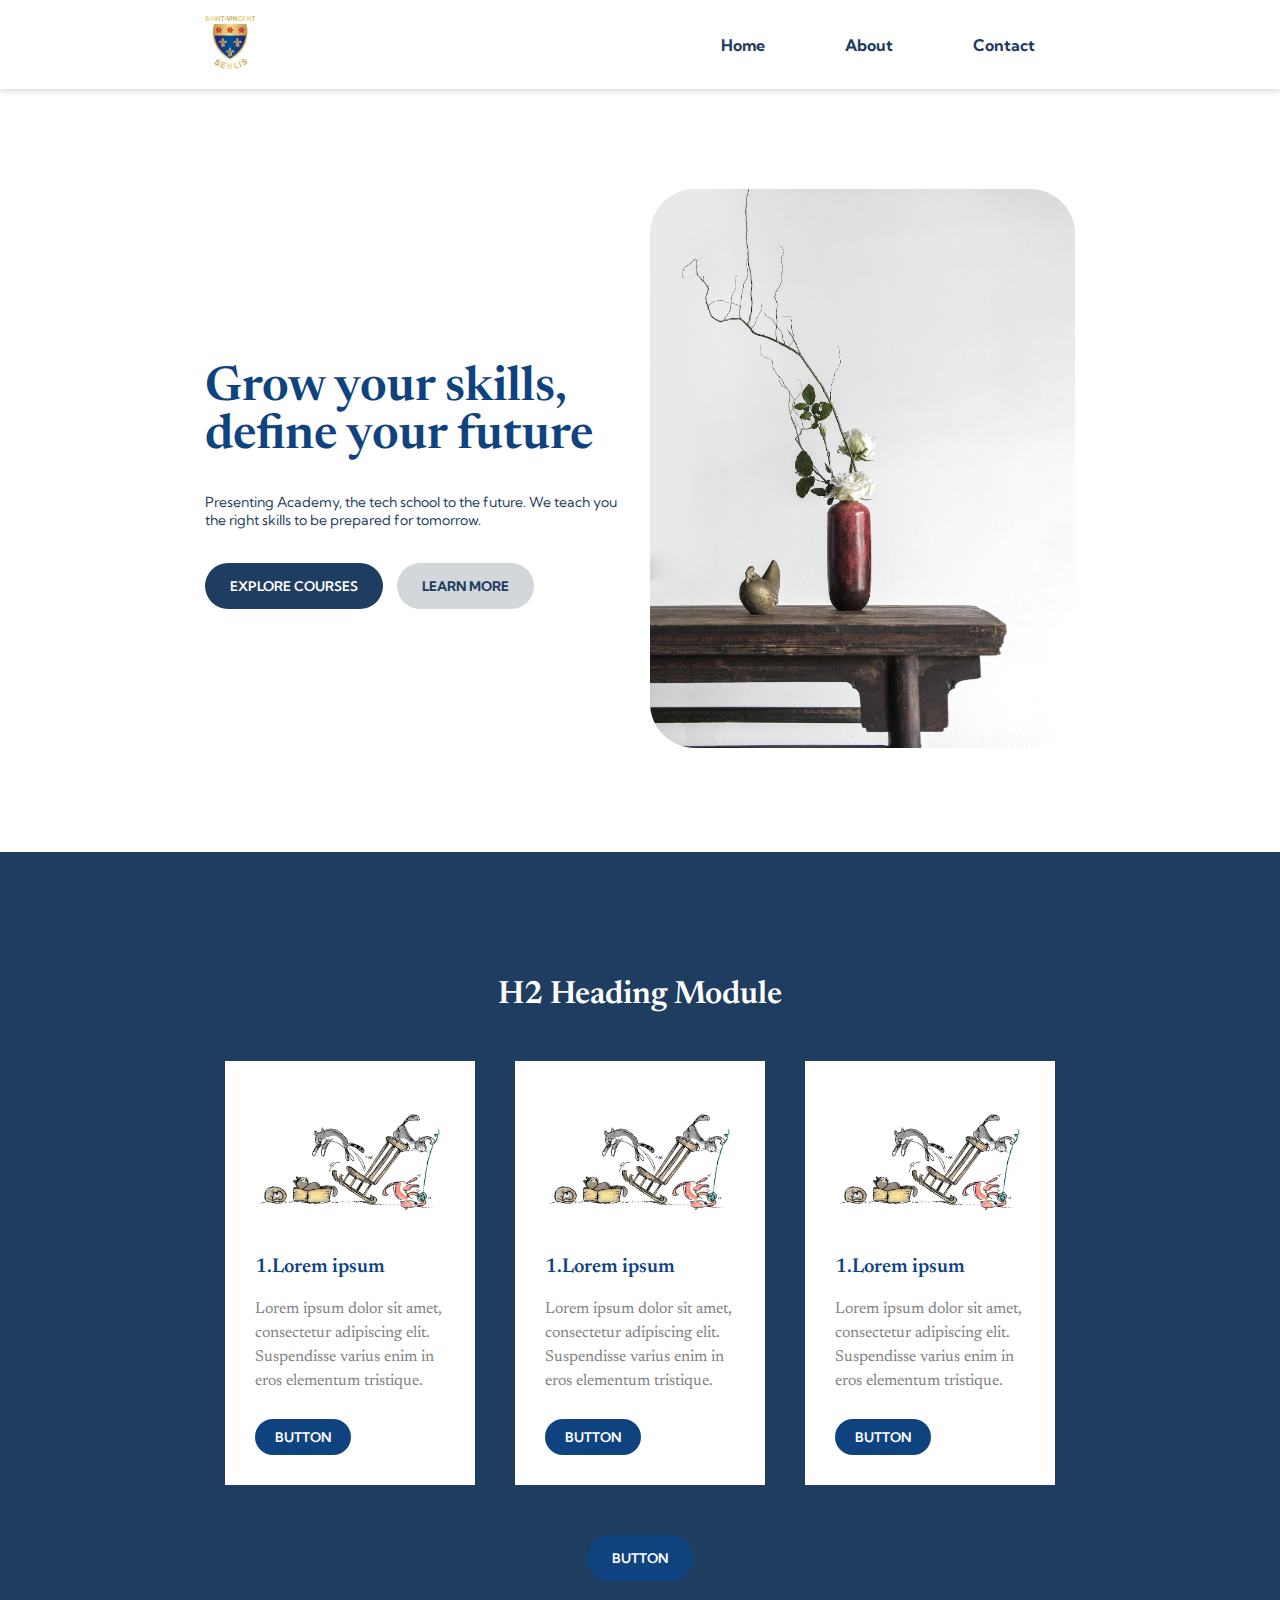
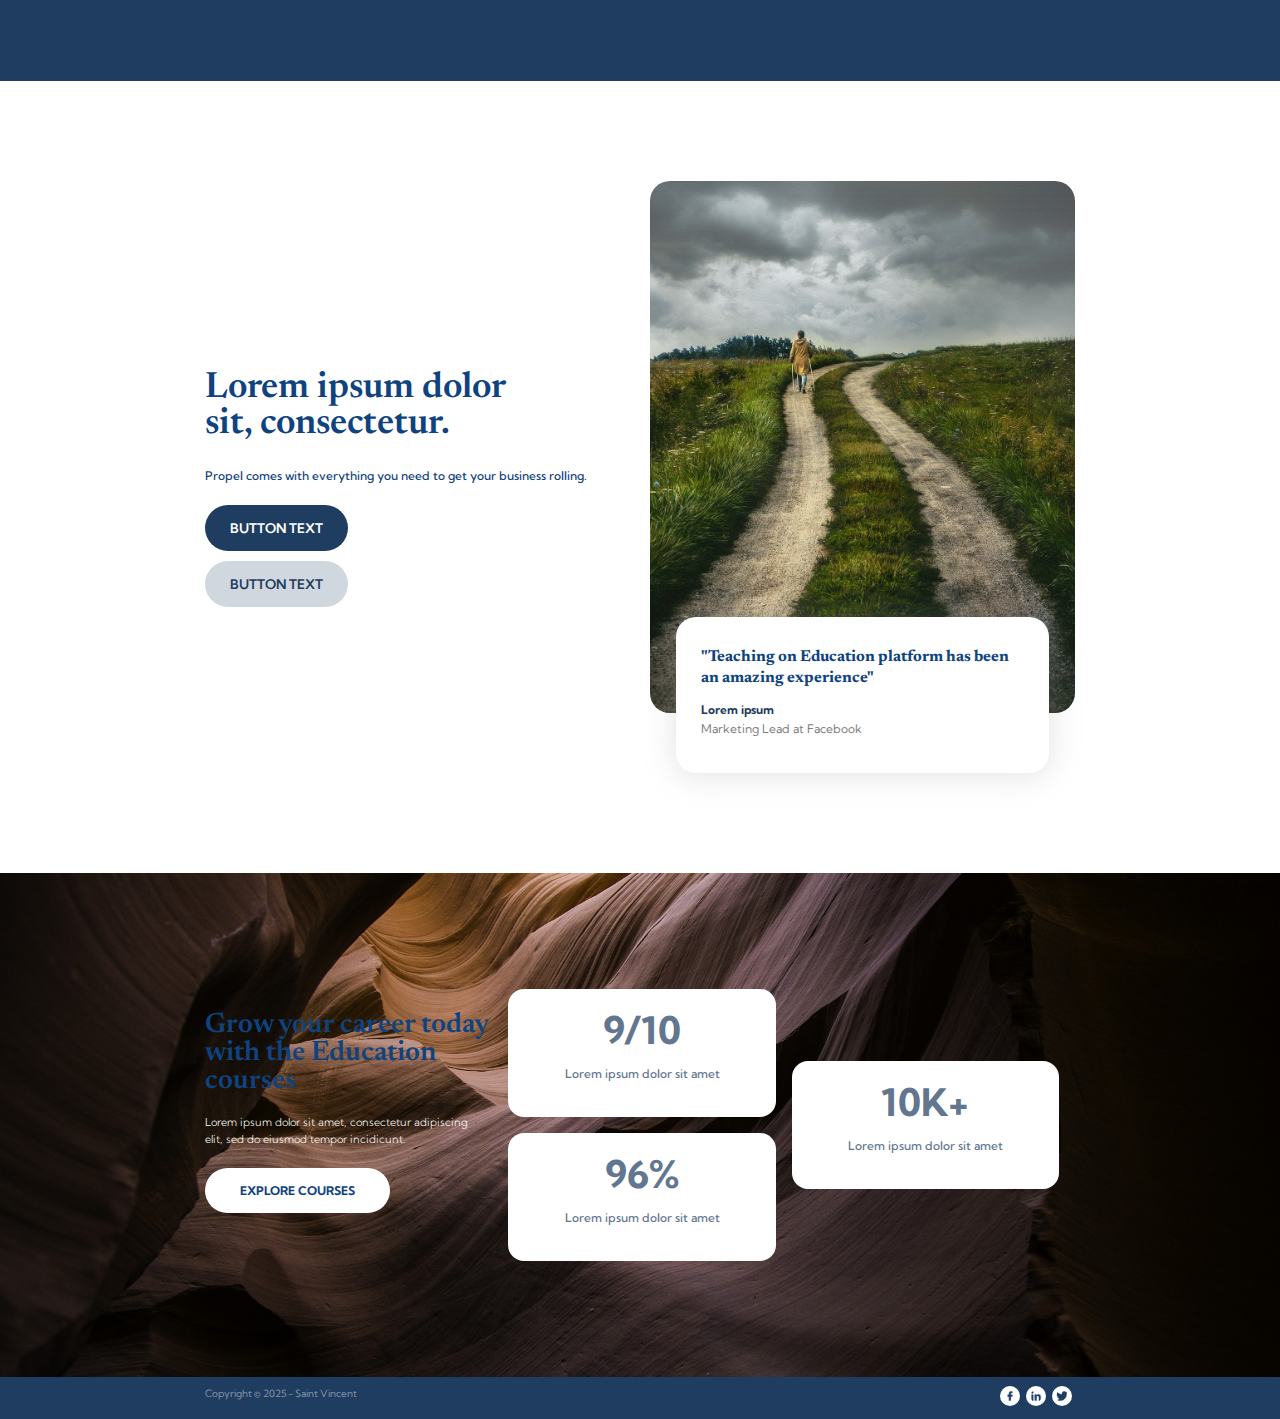
<file: projects/POC2025-main/index.html>
<!DOCTYPE html>
<html lang="en">
<head>
    <meta charset="UTF-8">
    <meta name="viewport" content="width=device-width, initial-scale=1.0">
    <title>POC 2025</title>
    <link rel="stylesheet" href="style.css">
    <link rel="preconnect" href="https://fonts.googleapis.com">
    <link rel="preconnect" href="https://fonts.gstatic.com" crossorigin>
    <link href="https://fonts.googleapis.com/css2?family=Kumbh+Sans:wght@100..900&display=swap" rel="stylesheet">
    <link rel="preconnect" href="https://fonts.googleapis.com">
    <link rel="preconnect" href="https://fonts.gstatic.com" crossorigin>
    <link href="https://fonts.googleapis.com/css2?family=Newsreader:ital,opsz,wght@0,6..72,200..800;1,6..72,200..800&display=swap" rel="stylesheet">
</head>
<body>
    <header>
        <div class="logo">
            <a href="https://enseignement-superieur.lycee-stvincent.fr/" target="_blank"><img src="img/logo-saint-vincent-senlis.jpg" alt=""></a> 
        </div>
        <div class="nav">
            <div><a href="index.html">Home</a></div>
            <div><a href="#about">About</a></div>
            <div><a href="">Contact</a></div>
        </div>
        <div class="bb"><img src="img/burger-bar.png" alt=""></div>
    </header>
    <section class="sec1">
        <div class="text">
            <h1>Grow your skills, <br> define your future</h1>
            <p>Presenting Academy, the tech school to the future. We teach you the right skills to be prepared for tomorrow.</p>
            <div>
                <button class="exp">EXPLORE COURSES</button>
                <button class="ln">LEARN MORE</button>
            </div>
        </div>
        <div class="img">
            <img src="img/skills.jpg" alt="">
        </div>
    </section>
    <section id="about" class="sec2">
        <h2>H2 Heading Module</h2>
        <div class="allCat">
            <div class="catG">
                <div class="img"><img src="img/cats.jpg" alt=""></div>
                <div class="title"><p>1.Lorem ipsum</p></div>
                <div class="info"><p>Lorem ipsum dolor sit amet, consectetur adipiscing elit. Suspendisse varius enim in eros elementum tristique.</p></div>
                <div class="btn"><button>BUTTON</button></div>
            </div>
            <div class="catG">
                <div class="img"><img src="img/cats.jpg" alt=""></div>
                <div class="title"><p>1.Lorem ipsum</p></div>
                <div class="info"><p>Lorem ipsum dolor sit amet, consectetur adipiscing elit. Suspendisse varius enim in eros elementum tristique.</p></div>
                <div class="btn"><button>BUTTON</button></div>
            </div>
            <div class="catG">
                <div class="img"><img src="img/cats.jpg" alt=""></div>
                <div class="title"><p>1.Lorem ipsum</p></div>
                <div class="info"><p>Lorem ipsum dolor sit amet, consectetur adipiscing elit. Suspendisse varius enim in eros elementum tristique.</p></div>
                <div class="btn"><button>BUTTON</button></div>
            </div>
        </div>
        <button class="btnExterne">BUTTON</button>
    </section>
    <section class="sec3">
        <div class="text">
            <h1>Lorem ipsum dolor <br> sit, consectetur.</h1>
            <p>Propel comes with everything you need to get your business rolling.</p>
            <button class="blue">BUTTON TEXT</button><br>
            <button class="gray">BUTTON TEXT</button>
        </div>
        <div class="right">
            <div class="img">
                <img src="img/path.jpg" alt="">
            </div>
            <div class="quote">
                <h2>"Teaching on Education platform has been an amazing experience"</h2>
                <p class="name">Lorem ipsum</p>
                <p class="post">Marketing Lead at Facebook</p>
            </div>
        </div>
    </section>
    <section class="sec4">
        <div class="text">
            <h1>Grow your career today with the Education courses</h1>
            <p>Lorem ipsum dolor sit amet, consectetur adipiscing elit, sed do eiusmod tempor incidicunt.</p>
            <button class="exp">EXPLORE COURSES</button>
        </div>
        <div class="stats">
            <div class="left">
                <div class="stat">
                    <p class="numb">9/10</p>
                    <p class="info">Lorem ipsum dolor sit amet</p>
                </div>
                <div class="stat">
                    <p class="numb">96%</p>
                    <p class="info">Lorem ipsum dolor sit amet</p>
                </div>
            </div>
            <div class="right">
                <div class="stat">
                    <p class="numb">10K+</p>
                    <p class="info">Lorem ipsum dolor sit amet</p>
                </div>
            </div>
        </div>
    </section>
    <footer>
        <div class="left">
            <p>Copyright &copy; 2025 - Saint Vincent</p>
        </div>
        <div class="right">
            <div><a href="https://www.facebook.com/" target="_blank"><img src="img/facebook.png" alt=""></a></div>
            <div><a href="https://www.linkedin.com/" target="_blank"><img src="img/linkedin.png" alt=""></a></div>
            <div><a href="https://x.com/" target="_blank"><img src="img/twitter.png" alt=""></a></div>
        </div>
    </footer>

</body>
</html>
</file>
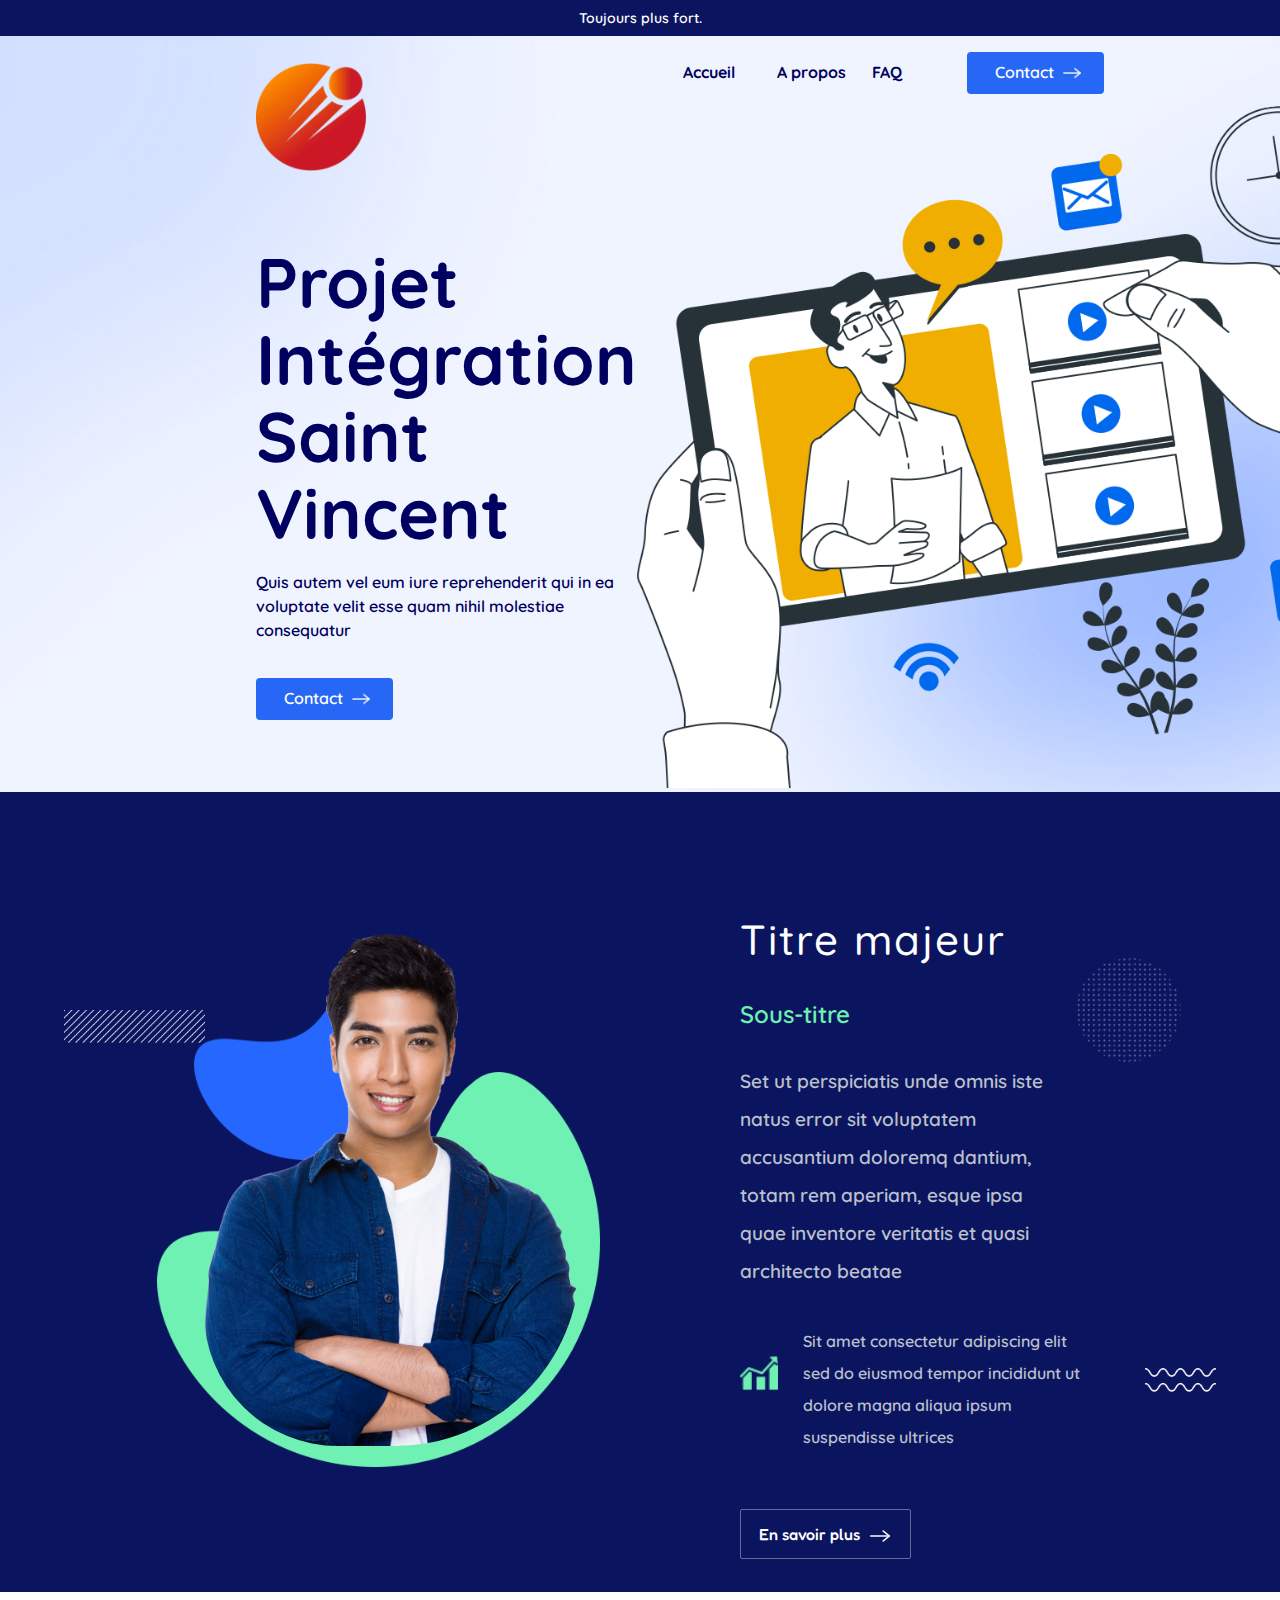
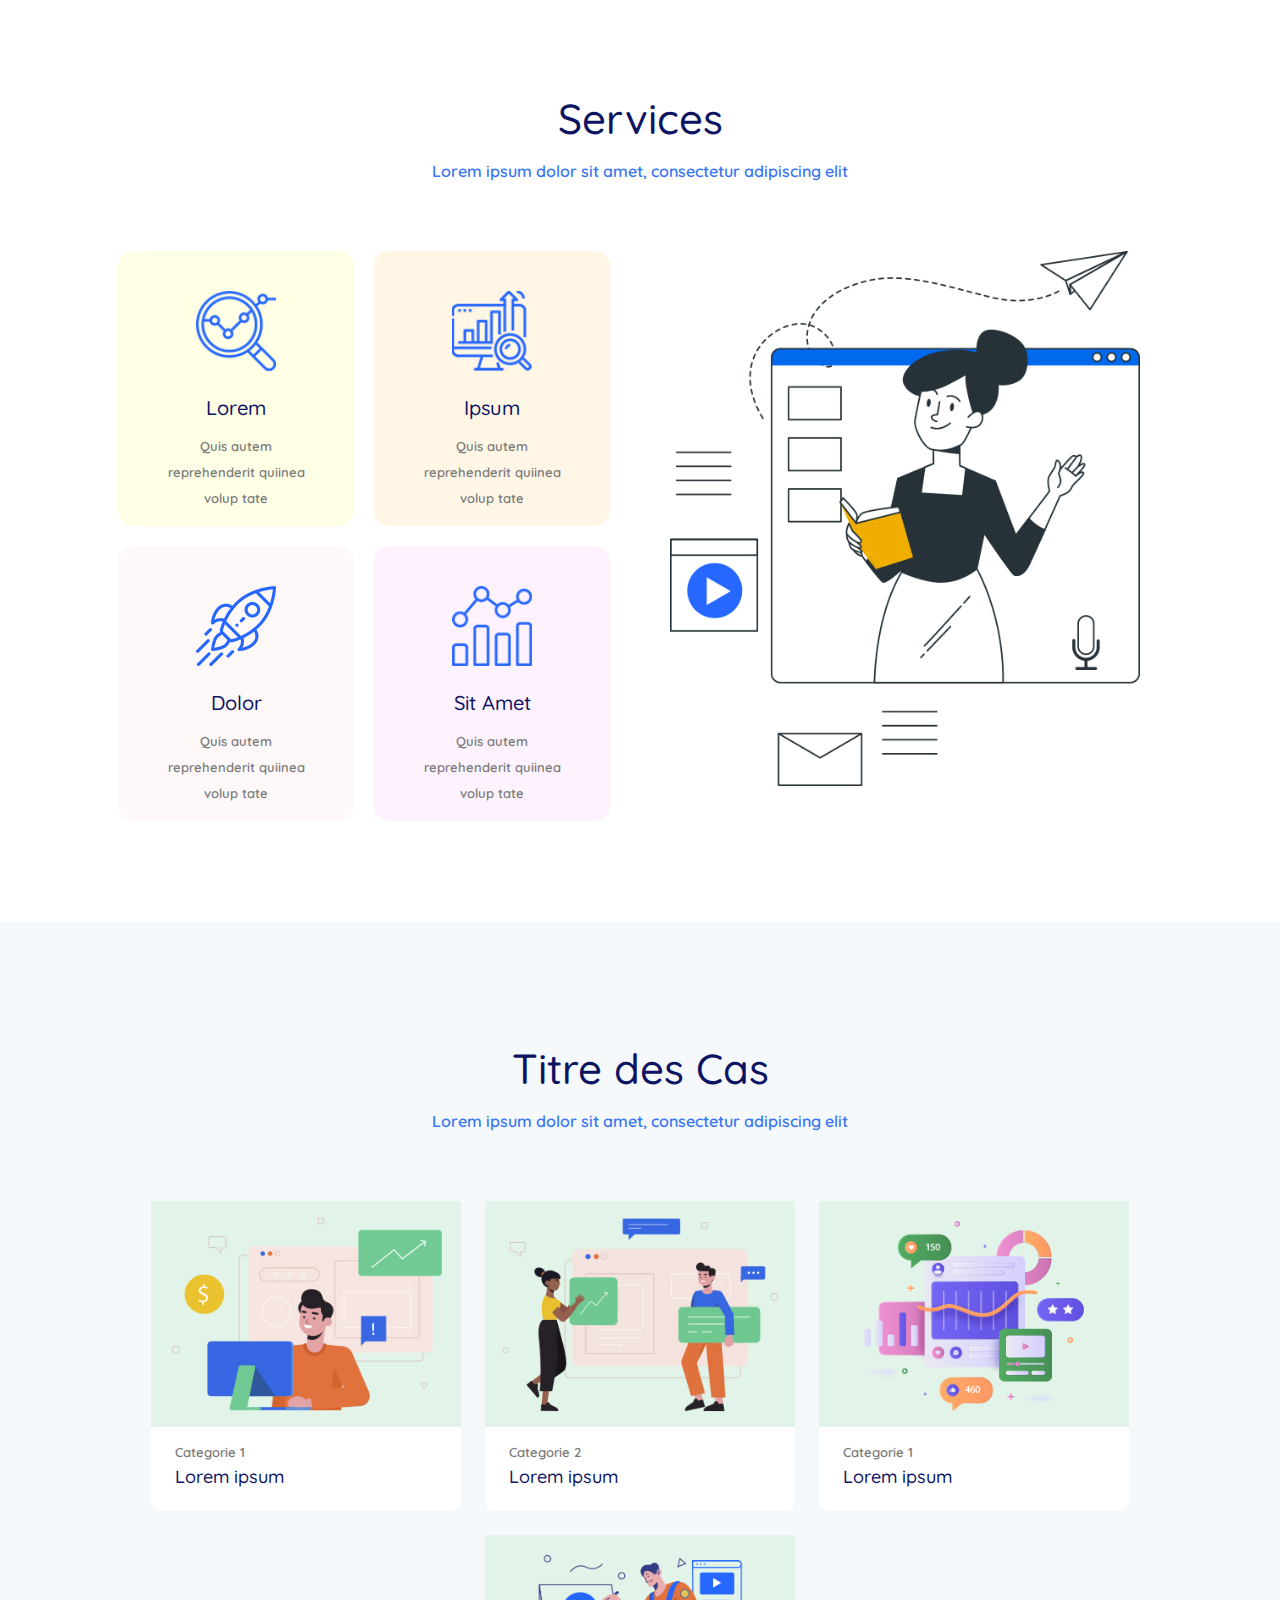
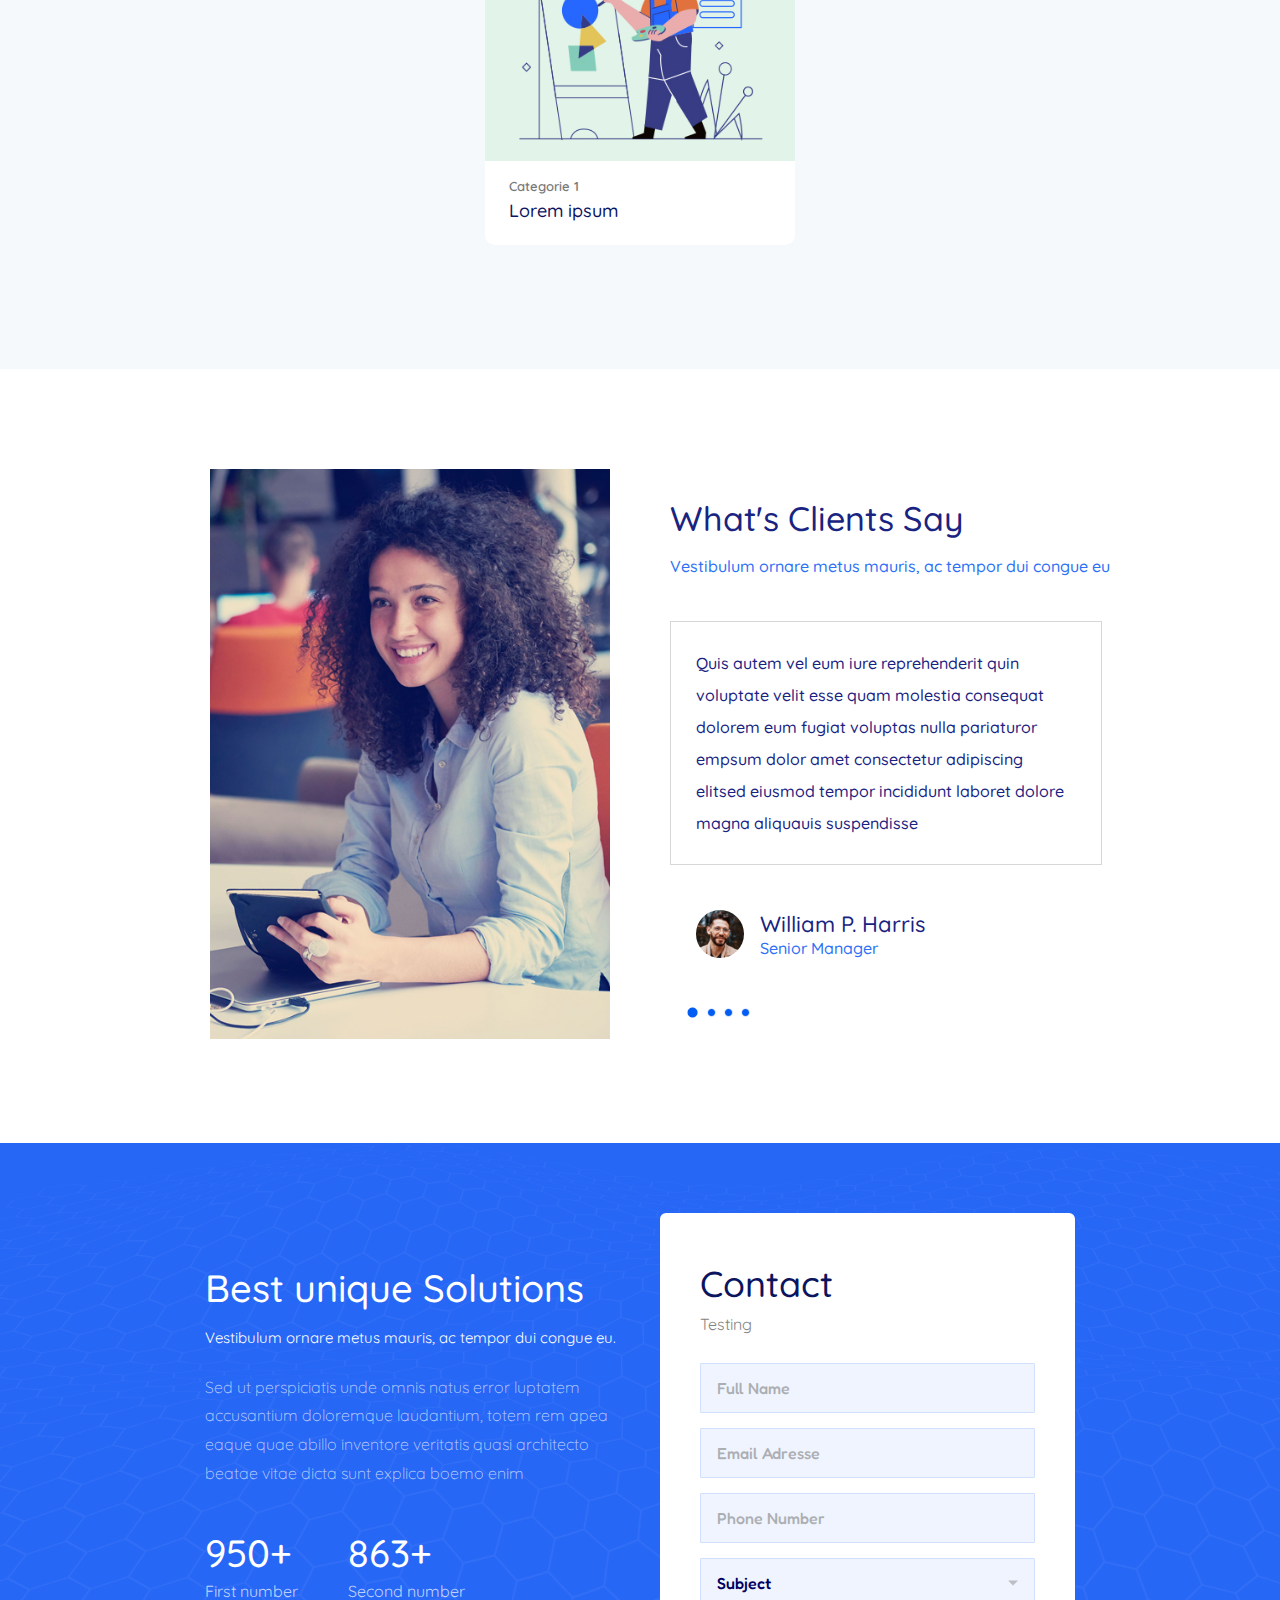
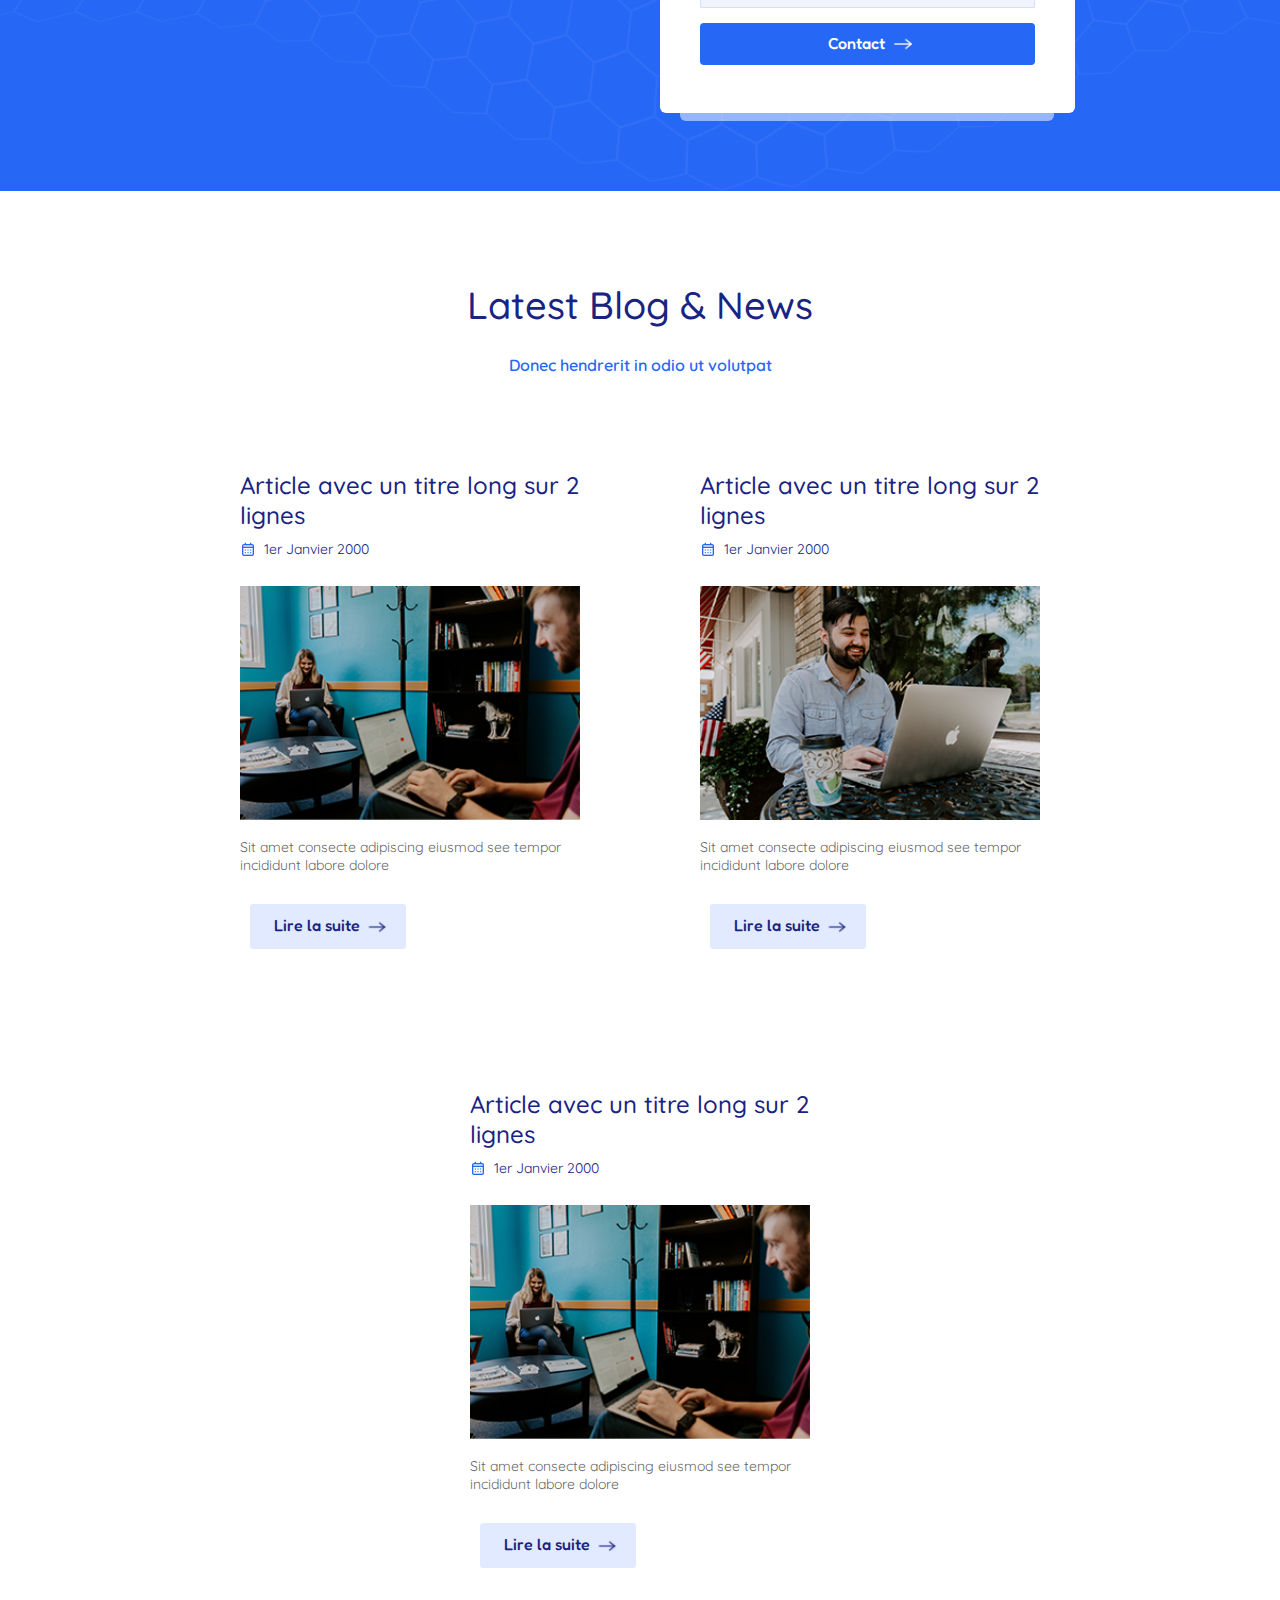
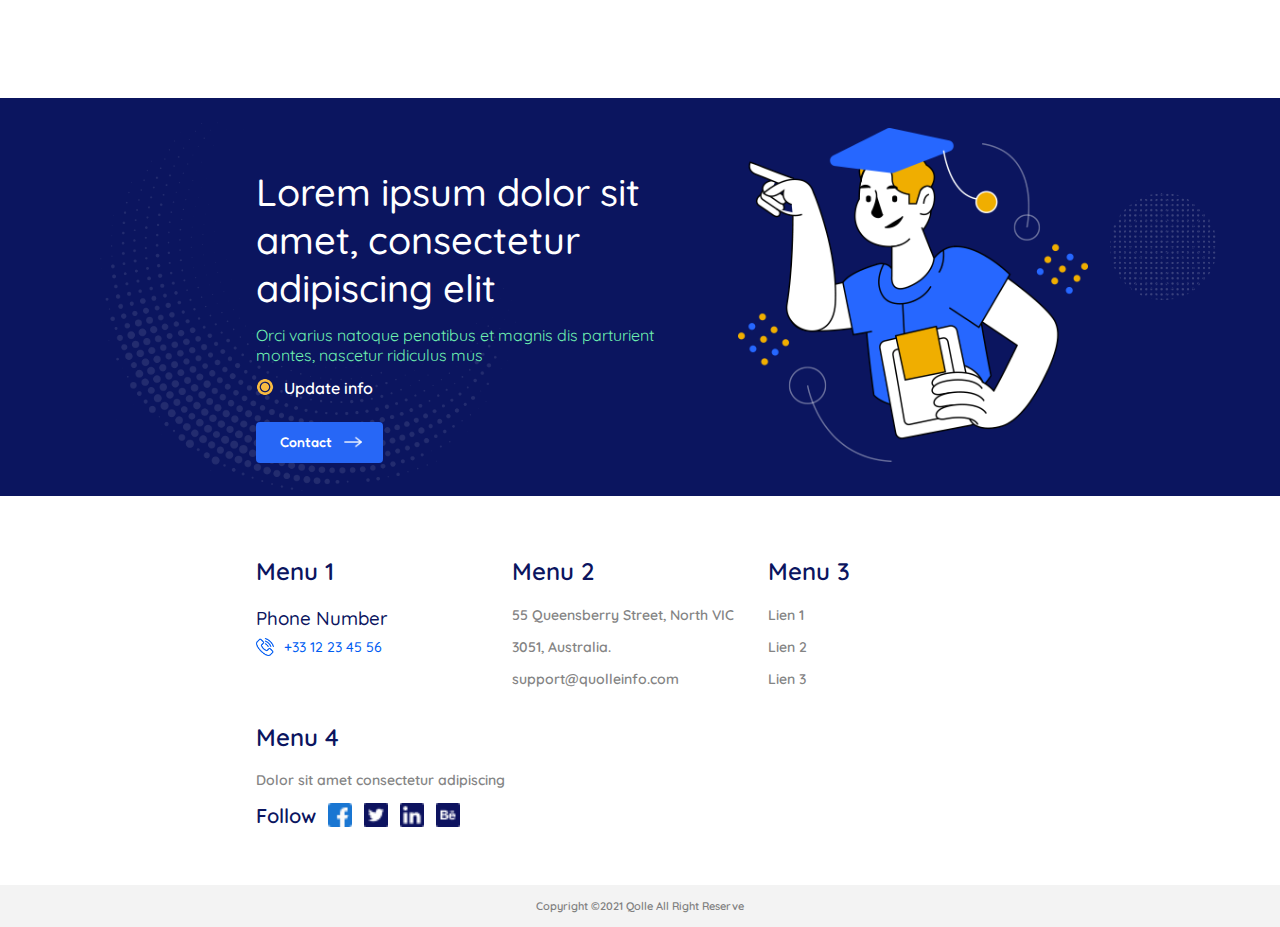
<file: projects/integration2-main/main/index.html>
<!DOCTYPE html>
<html lang="fr">
<head>
    <meta charset="UTF-8">
    <meta name="viewport" content="width=device-width, initial-scale=1.0">
    <title>Acceuil</title>
    <link rel="stylesheet" href="style.css">
    <link rel="preconnect" href="https://fonts.googleapis.com">
    <link rel="preconnect" href="https://fonts.gstatic.com" crossorigin>
    <link href="https://fonts.googleapis.com/css2?family=Fredoka:wght@300..700&display=swap" rel="stylesheet">
    <link rel="preconnect" href="https://fonts.googleapis.com">
    <link rel="preconnect" href="https://fonts.gstatic.com" crossorigin>
    <link href="https://fonts.googleapis.com/css2?family=Fredoka:wght@300..700&family=Quicksand:wght@300..700&display=swap" rel="stylesheet">
    <link rel="preconnect" href="https://fonts.googleapis.com">
    <link rel="preconnect" href="https://fonts.gstatic.com" crossorigin>
    <link href="https://fonts.googleapis.com/css2?family=Fredoka:wght@300..700&family=Nunito+Sans:ital,opsz,wght@0,6..12,200..1000;1,6..12,200..1000&family=Quicksand:wght@300..700&display=swap" rel="stylesheet">
</head>
<body>
    <div class="blueQuote">
        <p>Toujours plus fort.</p>
    </div>

    <div class="bloc1">
        <div class="headerBloc1">
            <div class="logoBloc1">
                <a href="index.html"><img src="png/logo.png" alt=""></a>
            </div>
            <div class="menuBloc1">
                <a href="index.html">Accueil</a>
                <a href="../aPropos/aPropos.html">A propos</a>
                <a href="../faq/faq.html">FAQ</a>
            </div>
            <div class="contactBloc1">
                <button>Contact<img src="png/fleche-droite.png" alt=""></button>
            </div>
            <div class="menuResponsive">
                <a href="../menuResp/menu.html"><img src="./png/menu.png" alt=""></a>
            </div>
        </div>
        <div class="mainBloc1">
            <div class="textPart">
                <div>
                    <h1>Projet Intégration Saint Vincent</h1>
                </div>
                <div>
                    <p>Quis autem vel eum iure reprehenderit qui in ea voluptate velit esse quam nihil molestiae consequatur</p>
                </div>
                <div class="contactBloc1">
                    <button>Contact<img src="png/fleche-droite.png" alt=""></button>
                </div>
            </div>
            <div class="illustrationBloc1">
                <img src="png/img-slider.png" alt="">
            </div>
        </div>
    </div>

    <div class="bloc22">
        <div class="pictureBloc22">
            <img src="png/shape-1.png" alt="" class="blueshapeBloc22">
            <img src="png/shape-2.png" alt="" class="greenshapeBloc22">
            <img src="png/img_person_Home01-W6UUZD4-e1634713181555.png" alt="" class="ppBloc22">
        </div>
        <div class="textPartBloc22">
            <h2>Titre majeur</h2>
            <p class="sousTitreBloc22">Sous-titre</p>
            <p>Set ut perspiciatis unde omnis iste natus error sit voluptatem accusantium doloremq dantium, totam rem aperiam, esque ipsa quae inventore veritatis et quasi architecto beatae</p>
            <div class="sousTextBloc22">
                <div>
                    <img src="png/augmentation-des-stocks-graphique-des-barres.png" alt="">
                </div>
                <div>
                    <p>Sit amet consectetur adipiscing elit sed do eiusmod tempor incididunt ut dolore magna aliqua ipsum suspendisse ultrices</p>
                </div>
            </div>
            <button>En savoir plus <img src="png/fleche-droite.png" alt=""></button>
        </div>
    </div>

    <div class="bloc3">
        <div class="servicesBloc3">
            <h2>Services</h2>
            <p>Lorem ipsum dolor sit amet, consectetur adipiscing elit</p>
        </div>
        <div class="mainBloc3">
            <div class="catgBloc3">
                <div>
                    <div class="catg1Bloc3">
                        <img src="png/icon-01.png" alt="">
                        <h3>Lorem</h3>
                        <p>Quis autem reprehenderit quiinea volup tate</p>
                    </div>
                    <div class="catg2Bloc3">
                        <img src="png/icon-02.png" alt="">
                        <h3>Dolor</h3>
                        <p>Quis autem reprehenderit quiinea volup tate</p>
                    </div>
                </div>
                <div>
                    <div class="catg3Bloc3">
                        <img src="png/icon-03.png" alt="">
                        <h3>Ipsum</h3>
                        <p>Quis autem reprehenderit quiinea volup tate</p>
                    </div>
                    <div class="catg4Bloc3">
                        <img src="png/icon-04.png" alt="">
                        <h3>Sit Amet</h3>
                        <p>Quis autem reprehenderit quiinea volup tate</p>
                    </div>
                </div>
            </div>
            <div class="illustrationBloc3">
                <img src="png/service-illustration.png" alt="">
            </div>
        </div>
    </div>

    <div class="bloc4">
        <div class="titreDesCasBloc4">
            <h2>Titre des Cas</h2>
            <p>Lorem ipsum dolor sit amet, consectetur adipiscing elit</p>
        </div>
        <div class="illustrationBloc4">
            <div class="catgBloc4">
                <div class="imgcatgBloc4">
                    <img src="png/portfolio-01.jpg" alt="">
                </div>
                <div class="textPartBloc4">
                    <p>Categorie 1</p>
                    <h2>Lorem ipsum</h2>
                </div>
            </div>
            <div class="catgBloc4">
                <div class="imgcatgBloc4">
                    <img src="png/portfolio-02.jpg" alt="">
                </div>
                <div class="textPartBloc4">
                    <p>Categorie 2</p>
                    <h2>Lorem ipsum</h2>
                </div>
            </div>
            <div class="catgBloc4">
                <div class="imgcatgBloc4">
                    <img src="png/portfolio-03.jpg" alt="">
                </div>
                <div class="textPartBloc4">
                    <p>Categorie 1</p>
                    <h2>Lorem ipsum</h2>
                </div>
            </div>
            <div class="catgBloc4">
                <div class="imgcatgBloc4">
                    <img src="png/portfolio-04.jpg" alt="">
                </div>
                <div class="textPartBloc4">
                    <p>Categorie 1</p>
                    <h2>Lorem ipsum</h2>
                </div>
            </div>
        </div>
    </div>

    <div class="bloc4-1">
        <div class="illustrationBloc4-1">
            <img src="png/img_testimonial_Home01-PUXTFB4.jpg" alt="">
        </div>
        <div class="textPartBloc4-1">
            <h2>What's Clients Say</h2>
            <p>Vestibulum ornare metus mauris, ac tempor dui congue eu</p>
            <blockquote>Quis autem vel eum iure reprehenderit quin voluptate velit esse quam molestia consequat dolorem eum fugiat voluptas nulla pariaturor empsum dolor amet consectetur adipiscing elitsed eiusmod tempor incididunt laboret dolore magna aliquauis suspendisse</blockquote>
            <div class="profilQuote">
                <div>
                    <img src="png/img_testimonial_Home01-Q3CTTNK.jpg" alt="">
                </div>
                <div>
                    <h2>William P. Harris</h2>
                    <p>Senior Manager</p>
                </div>
            </div>
            <div class="qPoints">
                <div class="grosPoint"><img src="png/bouton-denregistrement.png" alt=""></div>
                <div><img src="png/bouton-denregistrement.png" alt=""></div>
                <div><img src="png/bouton-denregistrement.png" alt=""></div>
                <div><img src="png/bouton-denregistrement.png" alt=""></div> 
            </div>
        </div>
    </div>

    <div class="bloc4-2">
        <div class="textPartBloc4-2">
            <h1>Best unique Solutions</h1>
            <span>Vestibulum ornare metus mauris, ac tempor dui congue eu.</span>
            <p>Sed ut perspiciatis unde omnis natus error luptatem accusantium doloremque laudantium, totem rem apea eaque quae abillo inventore veritatis quasi architecto beatae vitae dicta sunt explica boemo enim</p>
            <div class="number" id="formulaire">
                <div class="numberPress">
                    <h1>950+</h1>
                    <p>First number</p>
                </div>
                <div class="numberPress">
                    <h1>863+</h1>
                    <p>Second number</p>
                </div>
            </div>
        </div>
        <div class="formulaireBloc4-2withLine">
            <div class="formulaireBloc4-2">
                <h3>Contact</h3>
                <h4>Testing</h4>
                <input type="text" name="Full Name" placeholder="Full Name">
                <input type="email" name="email" placeholder="Email Adresse">
                <input type="tel" placeholder="Phone Number">
                <select class="subject">
                    <option value="">Subject</option>
                    <option value="">Subject2</option>
                    <option value="">Subject3</option>
                    <option value="">Subject4</option>
                </select>
                <div class="contactBloc4-2">
                    <button>Contact<img src="png/fleche-droite.png" alt=""></button>
                </div>
            </div>
            <div class="h_line"></div>
        </div>
    </div>

    <div class="bloc4-3">
        <div class="titreBloc4-3">
            <h1>Latest Blog &amp; News</h1>
            <p>Donec hendrerit in odio ut volutpat</p>
        </div>
        <div class="lesArticlesBloc4-3">
            <div class="articleBloc4-3">
                <h2>Article avec un titre long sur 2 lignes</h2>
                <div class="dateArticle">
                    <div><img src="png/calendar-days.png" alt=""></div>
                    <div><p>1er Janvier 2000</p></div>
                </div>
                <img src="png/blog-01.jpg" alt="img">
                <p>Sit amet consecte adipiscing eiusmod see tempor incididunt labore dolore</p>
                <button>Lire la suite <img src="png/fleche-droite2.png" alt=""></button>
            </div>
            <div class="articleBloc4-3">
                <h2>Article avec un titre long sur 2 lignes</h2>
                <div class="dateArticle">
                    <div><img src="png/calendar-days.png" alt=""></div>
                    <div><p>1er Janvier 2000</p></div>
                </div>
                <img src="png/blog-02.jpg" alt="img">
                <p>Sit amet consecte adipiscing eiusmod see tempor incididunt labore dolore</p>
                <button>Lire la suite <img src="png/fleche-droite2.png" alt=""></button>
            </div>
            <div class="articleBloc4-3">
                <h2>Article avec un titre long sur 2 lignes</h2>
                <div class="dateArticle">
                    <div><img src="png/calendar-days.png" alt=""></div>
                    <div><p>1er Janvier 2000</p></div>
                </div>
                <img src="png/blog-01.jpg" alt="img">
                <p>Sit amet consecte adipiscing eiusmod see tempor incididunt labore dolore</p>
                <button>Lire la suite <img src="png/fleche-droite2.png" alt=""></button>
            </div>
        </div>
    </div>

    <div class="bloc5">
        <div class="section1Bloc5">
            <div class="textPartSection1Bloc5">
                <h1>Lorem ipsum dolor sit amet, consectetur adipiscing elit</h1>
                <h2>Orci varius natoque penatibus et magnis dis parturient montes, nascetur ridiculus mus</h2>
                <div class="updateBloc5">
                    <div><img src="png/cercle.png" alt=""></div>
                    <div><p>Update info</p></div>
                </div>
                <button>Contact <img src="png/fleche-droite.png" alt=""></button>
            </div>
            <div class="imageSection1Bloc5">
                <img src="png/img-seo.png" alt="">
            </div>
        </div>
        <div class="section2Bloc5">
            <div class="menuBloc5">
                <h2>Menu 1</h2>
                <h3>Phone Number</h3>
                <div class="phoneNumberBloc5">
                    <div><img src="png/appel.png" alt=""></div>
                    <div><p>+33 12 23 45 56</p></div>
                </div>
            </div>
            <div class="menuBloc5">
                <h2>Menu 2</h2>
                <p>55 Queensberry Street, North VIC</p>
                <p>3051, Australia.</p>
                <p>support@quolleinfo.com</p>
            </div>
            <div class="menuBloc5">
                <h2>Menu 3</h2>
                <p>Lien 1</p>
                <p>Lien 2</p>
                <p>Lien 3</p>
            </div>
            <div class="menuBloc5">
                <h2>Menu 4</h2>
                <p>Dolor sit amet consectetur adipiscing</p>
                <div class="followBloc5">
                    <div><h2>Follow</h2></div>
                    <div><a href="https://facebook.com" target="_blank"><img src="png/facebook.png" alt=""></a></div>
                    <div><a href="https://x.com/" target="_blank"><img src="png/twitter.png" alt=""></a></div>
                    <div><a href="https://www.linkedin.com/" target="_blank"><img src="png/logo-linkedin.png" alt=""></a></div>
                    <div><a href="https://www.behance.net/" target="_blank"><img src="png/behance.png" alt=""></a></div>
                </div>
            </div>
        </div>
        <div class="copyright">
            <p>Copyright &copy;2021 Qolle All Right Reserve</p>
        </div>
    </div> 

</body>
</html>
</file>
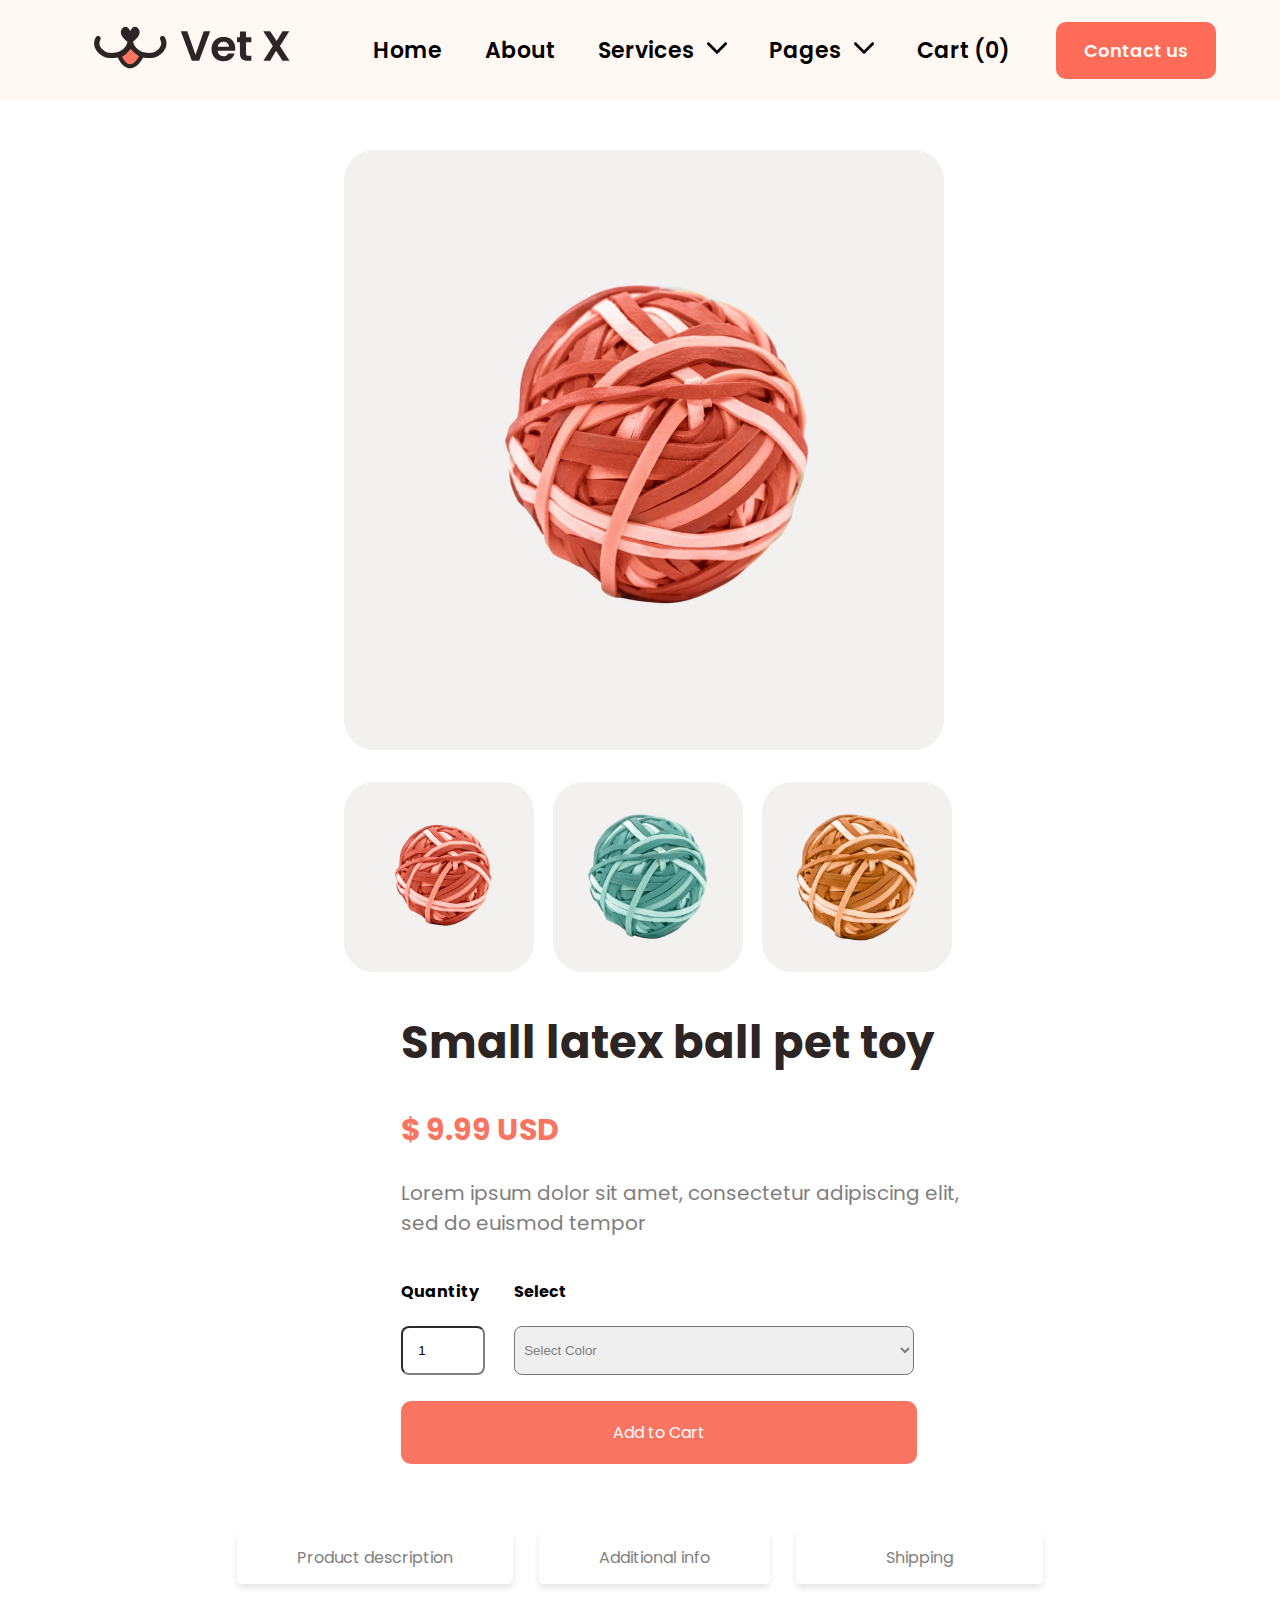
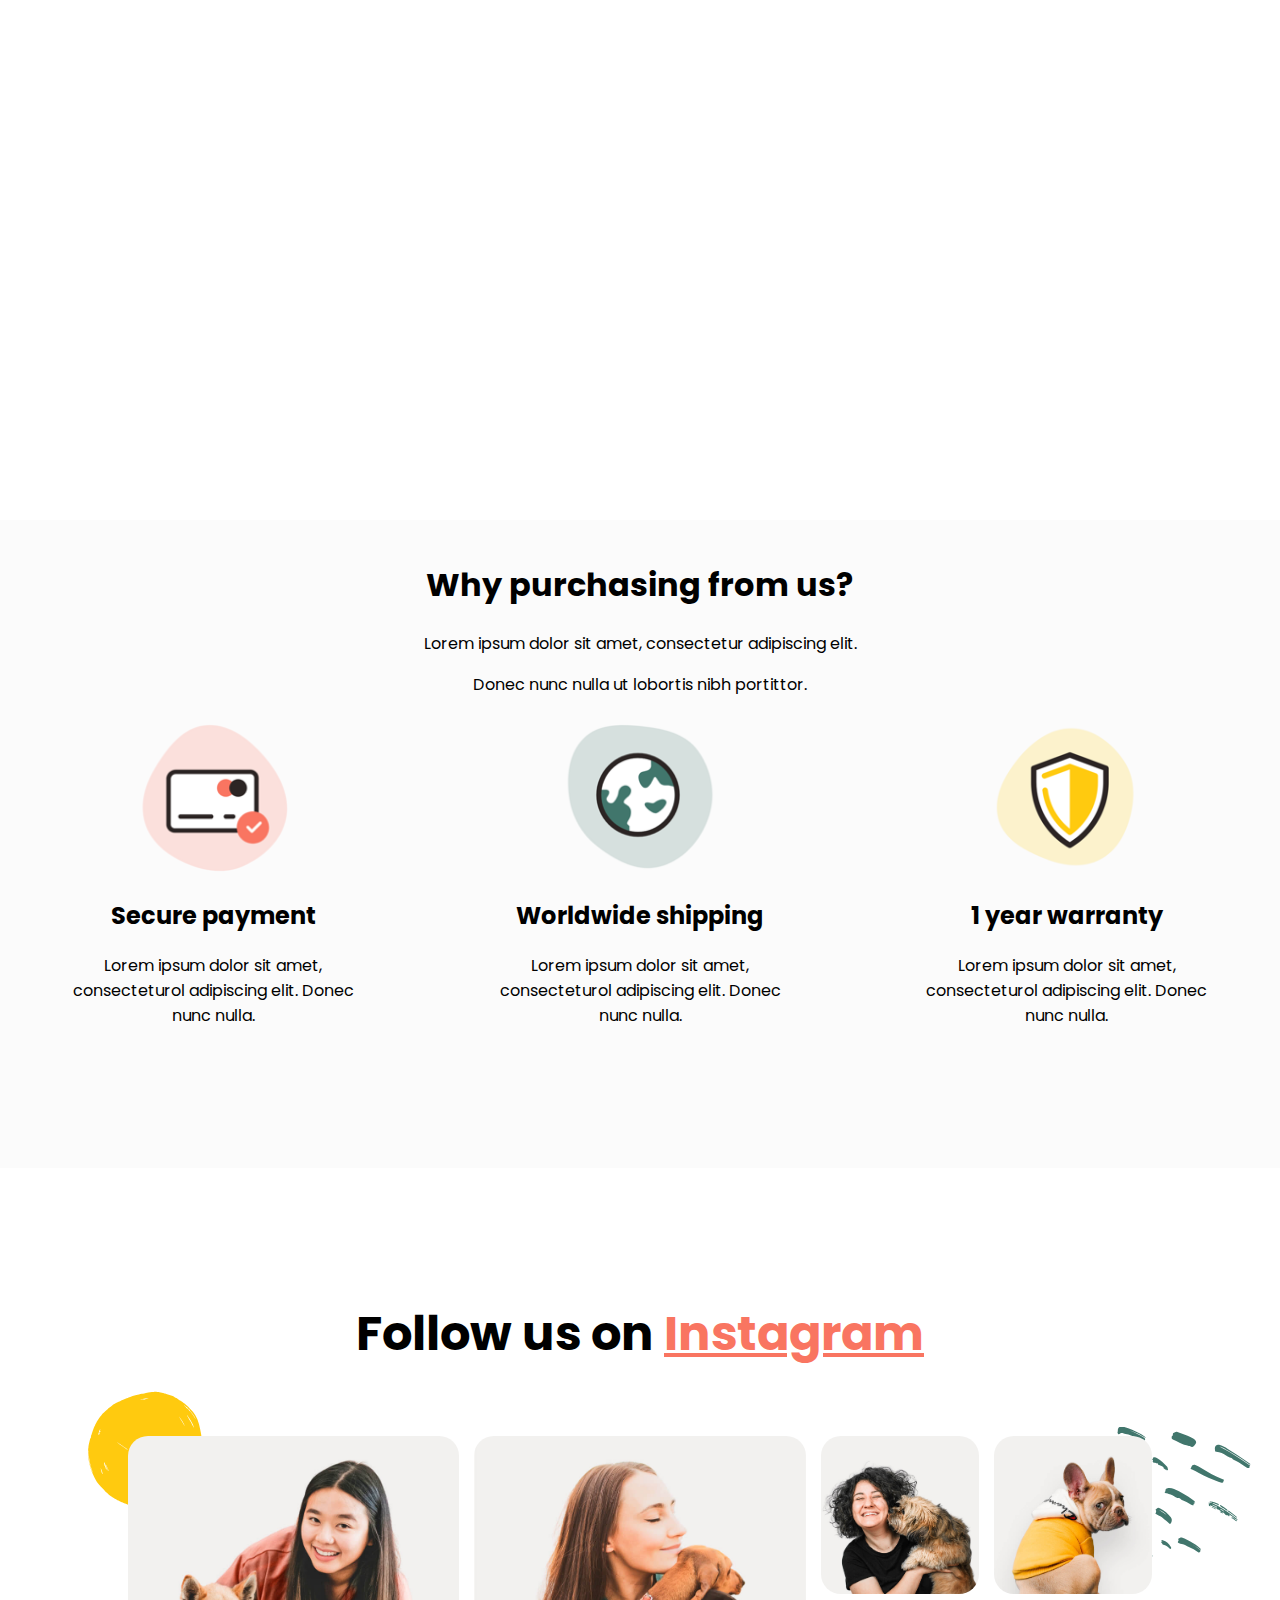
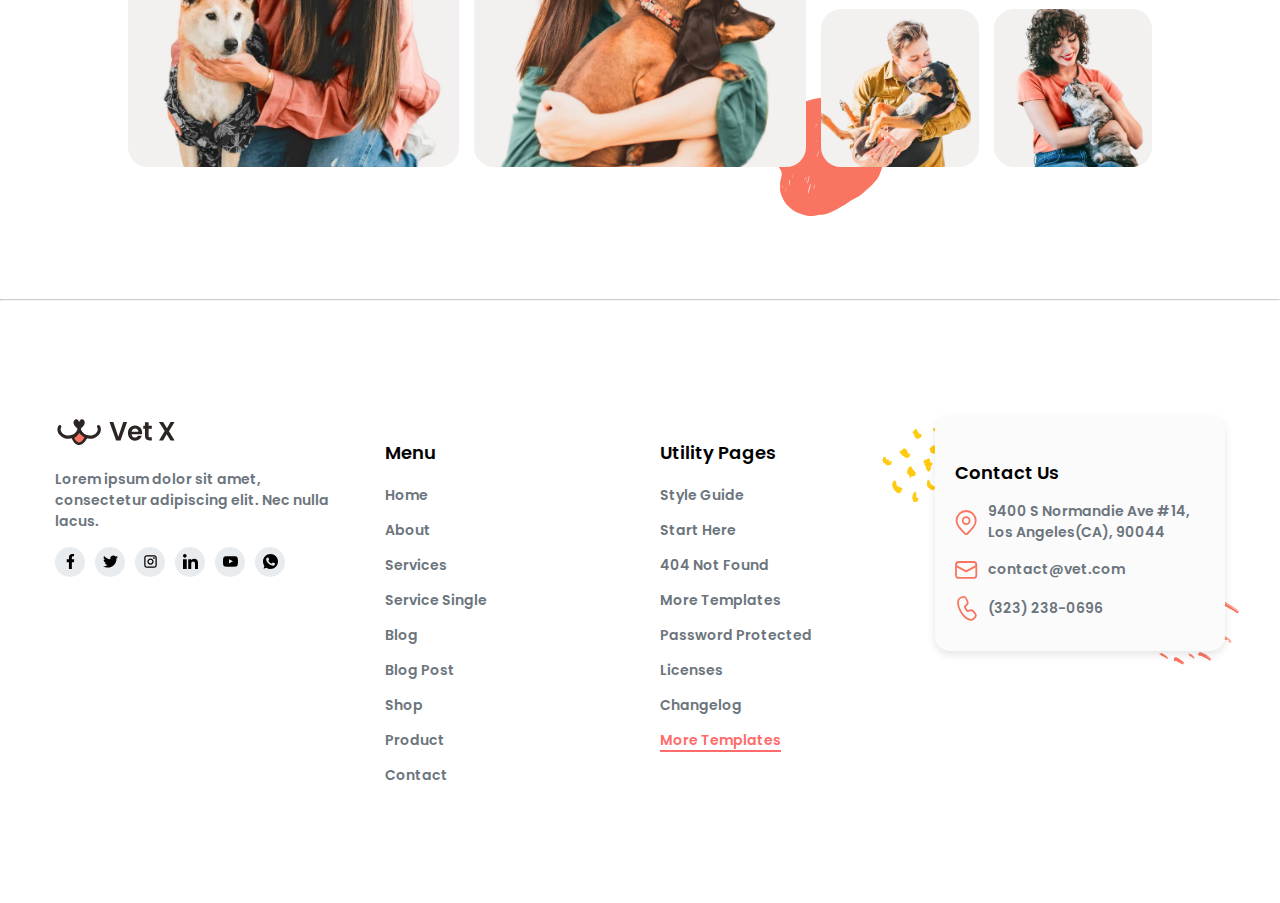
<file: projects/integration3_finaleVerse-main/article.html>
<!DOCTYPE html>
<html lang="en">
<head>
    <meta charset="UTF-8">
    <meta name="viewport" content="width=device-width, initial-scale=1.0">
    <title>Article</title>
    <link rel="stylesheet" href="style.css">
    <link href="https://fonts.googleapis.com/css2?family=Poppins:ital,wght@0,100;0,200;0,300;0,400;0,500;0,600;0,700;0,800;0,900;1,100;1,200;1,300;1,400;1,500;1,600;1,700;1,800;1,900&display=swap" rel="stylesheet">
</head>
<body>
    <div class="headerHome">
        <div class="logohomeheader">
            <a href="home.html"><img src="img/logo-vet%2520(1).svg" alt=""></a>
        </div>
        <div class="headerrefhome">
            <a href="home.html">Home</a>
            <a href="about.html">About </a>
            <a href="404.html">Services <img src="img/arrow-down-sign-to-navigate.png" alt=""></a>
            <a href="404.html">Pages <img src="img/arrow-down-sign-to-navigate.png" alt=""></a>
            <a href="404.html">Cart (0)</a>
        </div>
        <div class="CartResponsiveheader">
            <a href="404.html">Cart (0)</a>
        </div>
        <div class="buttonheaderhome">
            <a href="contact.html">Contact us</a>
        </div>
        <div class="burgermenuheader">
            <img src="img/burger-bar.png" alt="">
        </div>
    </div>
    <div class="container">
        <div class="part1article">
            <div class="leftpart1">
                <div class="imghaut">
                    <img id="main-image" src="img/image-6-shop.jpg" alt="Main image" class="main-image">
                </div>
                <div class="imgbas">
                    <img class="thumbnail" src="img/image-6-shop.jpg" alt="Thumbnail 1" data-large="img/image-6-shop.jpg">
                    <img class="thumbnail" src="img/image-7-shop.jpg" alt="Thumbnail 2" data-large="img/image-7-shop.jpg">
                    <img class="thumbnail" src="img/image-8-shop.jpg" alt="Thumbnail 3" data-large="img/image-8-shop.jpg">
                </div>
            </div>
            <div class="rightpart1">
                <h1>Small latex ball pet toy</h1>
                <h2>$ 9.99 USD</h2>
                <p>Lorem ipsum dolor sit amet, consectetur adipiscing elit, sed do euismod tempor</p>
                <div class="inputpart1">
                <div class="numberpart1">
                    <h4>Quantity</h4>
                    <input type="number" id="quantity" value="1" min="1">
                </div>
                <div class="colorpart1">
                    <h4> Select</h4>
                    <select id="color" name="color">
                    <option value="none">Select Color</option>
                    <option value="red">Rouge</option>
                    <option value="green">Vert</option>
                    <option value="yellow">Jaune</option> 
                    </select>
                </div>
                </div>
              
                <a href="">Add to Cart</a>
            </div>
        </div>
        <div class="part2article">
                <div class="container2">
                    
                    <div class="toggle1">
                        <a id="toggle-button">Product description</a>
                        <div id="product-description" class="hidden">
                            <h1>About the product</h1>
                            <p>Lorem ipsum dolor sit amet, consectetur adipiscing elit. Semper nulla elementum, lobortis feugiat cras rhoncus, sem est molestie. Quam nisi, purus adipiscing dictumst fringilla. Lorem iaculis imperdiet nisi auctor. <strong>Sagittis quis </strong>curabitur morbi tincidunt. Scelerisque nisi, odio. Bibendum fringilla interdum placerat elit consectetur arcu. Auctor nisi.</p>
                            <h2>Quality & Materials</h2>
                            <p>Duis aute irure dolor in reprehenderit in voluptate velit esse cilium dolore eu fugiat nulla pariatur. Excepteur sint occaecat cupidatat non proident, sunt in culpa qui officia deserunt mollit anim id est laborum. </p>
                        </div>
                    </div>
                    <div class="toggle2">
                        <a id="toggle-button">Additional info</a>
                        <div id="product-description" class="hidden">
                            <h1>About the product</h1>
                            <p>Lorem ipsum dolor sit amet, consectetur adipiscing elit. Semper nulla elementum, lobortis feugiat cras rhoncus, sem est molestie. Quam nisi, purus adipiscing dictumst fringilla. Lorem iaculis imperdiet nisi auctor. <strong>Sagittis quis </strong>curabitur morbi tincidunt. Scelerisque nisi, odio. Bibendum fringilla interdum placerat elit consectetur arcu. Auctor nisi.</p>
                            <h2>Quality & Materials</h2>
                            <p>Duis aute irure dolor in reprehenderit in voluptate velit esse cilium dolore eu fugiat nulla pariatur. Excepteur sint occaecat cupidatat non proident, sunt in culpa qui officia deserunt mollit anim id est laborum. </p>
                        </div>
                    </div>
                    <div class="toggle3">
                        <a id="toggle-button">Shipping</a>
                        <div id="product-description" class="hidden">
                            <h1>About the product</h1>
                            <p>Lorem ipsum dolor sit amet, consectetur adipiscing elit. Semper nulla elementum, lobortis feugiat cras rhoncus, sem est molestie. Quam nisi, purus adipiscing dictumst fringilla. Lorem iaculis imperdiet nisi auctor. <strong>Sagittis quis </strong>curabitur morbi tincidunt. Scelerisque nisi, odio. Bibendum fringilla interdum placerat elit consectetur arcu. Auctor nisi.</p>
                            <h2>Quality & Materials</h2>
                            <p>Duis aute irure dolor in reprehenderit in voluptate velit esse cilium dolore eu fugiat nulla pariatur. Excepteur sint occaecat cupidatat non proident, sunt in culpa qui officia deserunt mollit anim id est laborum. </p>
                        </div>
                    </div>
            </div>
            <script src="script.js"></script>
                
            
        </div>
        <div class="part3article">
            <div class="part3top">
                <h1>Why purchasing from us?</h1>
                <p>Lorem ipsum dolor sit amet, consectetur adipiscing elit.</p>
                <p2>Donec nunc nulla ut lobortis nibh portittor.</p2>
            </div>
            <div class="part3bas">
                <div class="image1part3">
                    <div class="imgpart3">
                        <img src="img/image1.png" alt="">
                    </div>
                    <div class="textpart3"><h2>Secure payment</h2>
                    <p>Lorem ipsum dolor sit amet, consecteturol adipiscing elit. Donec nunc nulla.</p></div>
                </div>
                <div class="image1part3">
                    <div class="imgpart3"><img src="img/image2.png" alt=""></div>
                    <div class="textpart3"><h2>Worldwide shipping</h2>
                    <p>Lorem ipsum dolor sit amet, consecteturol adipiscing elit. Donec nunc nulla.</p></div>
                    
                </div>
                <div class="image1part3">
                   <div class="imgpart3"><img src="img/image3.png" alt=""></div> 
                    <div class="textpart3"><h2>1 year warranty</h2>
                    <p>Lorem ipsum dolor sit amet, consecteturol adipiscing elit. Donec nunc nulla.</p></div>
                </div>
            </div>
        </div>
        <div class="footerTopFollowUs">
            <h2>Follow us on <span class="underline1">Instagram</span></h2>
            <div class="imgContainer">
                <img src="img/image-1-instagram-veterinary.jpg" alt="" class="imgWidth1" id="vet1">
                <img src="img/image-2-instagram-veterinary.jpg" alt="" class="imgWidth1" id="vet2">
                <!-- <div class="grid"> -->
                <img src="img/image-3-instagram-veterinary.jpg" alt="" class="imgWidth2">
                <img src="img/image-4-instagram-veterinary.jpg" alt="" class="imgWidth2">
                <img src="img/image-6-instagram-veterinary.jpg" alt="" class="imgWidth2">
                <img src="img/image-5-instagram-veterinary.jpg" alt="" class="imgWidth2">
                <!-- </div> -->
                <img src="img/shape-1-instagram-veterinary.svg" alt="" class="shapes" id="shape5">
                <img src="img/shape-2-instagram-veterinary.svg" alt="" class="shapes" id="shape6">
                <img src="img/shape-2-testimonials-veterinary.svg" alt="" class="shapes" id="shape7">
            </div>
    
        </div>
    
        <hr>
    
        <footer>
            <div class="footer-logo">
                <a href="home.html"><img src="img/logo-vet%2520(1).svg" alt="" class="logo"></a>
                <p>Lorem ipsum dolor sit amet, consectetur adipiscing elit. Nec nulla lacus.</p>
                <div class="footer-socials">
                    <a href="https://www.facebook.com/" target="_blank"><img src="img/facebook-176-svgrepo-com.svg" alt=""></a>
                    <a href="https://x.com/" target="_blank"><img src="img/twitter-154-svgrepo-com.svg" alt=""></a>
                    <a href="https://www.instagram.com/" target="_blank"><img src="img/instagram-svgrepo-com.svg" alt=""></a>
                    <a href="https://www.linkedin.com/" target="_blank"><img src="img/linkedin-161-svgrepo-com.svg" alt=""></a>
                    <a href="https://www.youtube.com/"><img src="img/youtube-168-svgrepo-com.svg" alt=""></a>
                    <a href="https://web.whatsapp.com/"><img src="img/whatsapp-128-svgrepo-com.svg" alt=""></a>
                </div>
            </div>
    
            <div class="footer-menu">
                <h4>Menu</h4>
                <ul>
                    <li><a href="home.html">Home</a></li>
                    <li><a href="about.html">About</a></li>
                    <li><a href="404.html">Services</a></li>
                    <li><a href="404.html">Service Single</a></li>
                    <li><a href="404.html">Blog</a></li>
                    <li><a href="404.html">Blog Post</a></li>
                    <li><a href="shop.html">Shop</a></li>
                    <li><a href="article.html">Product</a></li>
                    <li><a href="contact.html">Contact</a></li>
                </ul>
            </div>
    
            <div class="footer-utility">
                <h4>Utility Pages</h4>
                <ul>
                    <li><a href="404.html">Style Guide</a></li>
                    <li><a href="404.html">Start Here</a></li>
                    <li><a href="404.html">404 Not Found</a></li>
                    <li><a href="404.html">More Templates</a></li>
                    <li><a href="404.html">Password Protected</a></li>
                    <li><a href="404.html">Licenses</a></li>
                    <li><a href="404.html">Changelog</a></li>
                    <li><a href="404.html" class="underline">More Templates</a></li>
                </ul>
            </div>
            <div class="footer-contact">
                <h4>Contact Us</h4>
                <p> <img src="img/icon-1-footer-contact-veterinary.svg" alt=""> 9400 S Normandie Ave #14, Los Angeles(CA), 90044</p>
                <p> <img src="img/icon-2-footer-contact-veterinary.svg" alt=""> contact@vet.com</p>
                <p> <img src="img/icon-3-footer-contact-veterinary.svg" alt=""> (323) 238-0696</p>
                <div class="shapescontainer">
                    <img src="img/shape-1-footer-veterinary.svg" alt="" class="shapes" id="shape8">
                    <img src="img/shape-2-footer-veterinary.svg" alt="" class="shapes" id="shape9">
                </div>
            </div>
        </footer>
    </div>
</body>
</html>
</file>
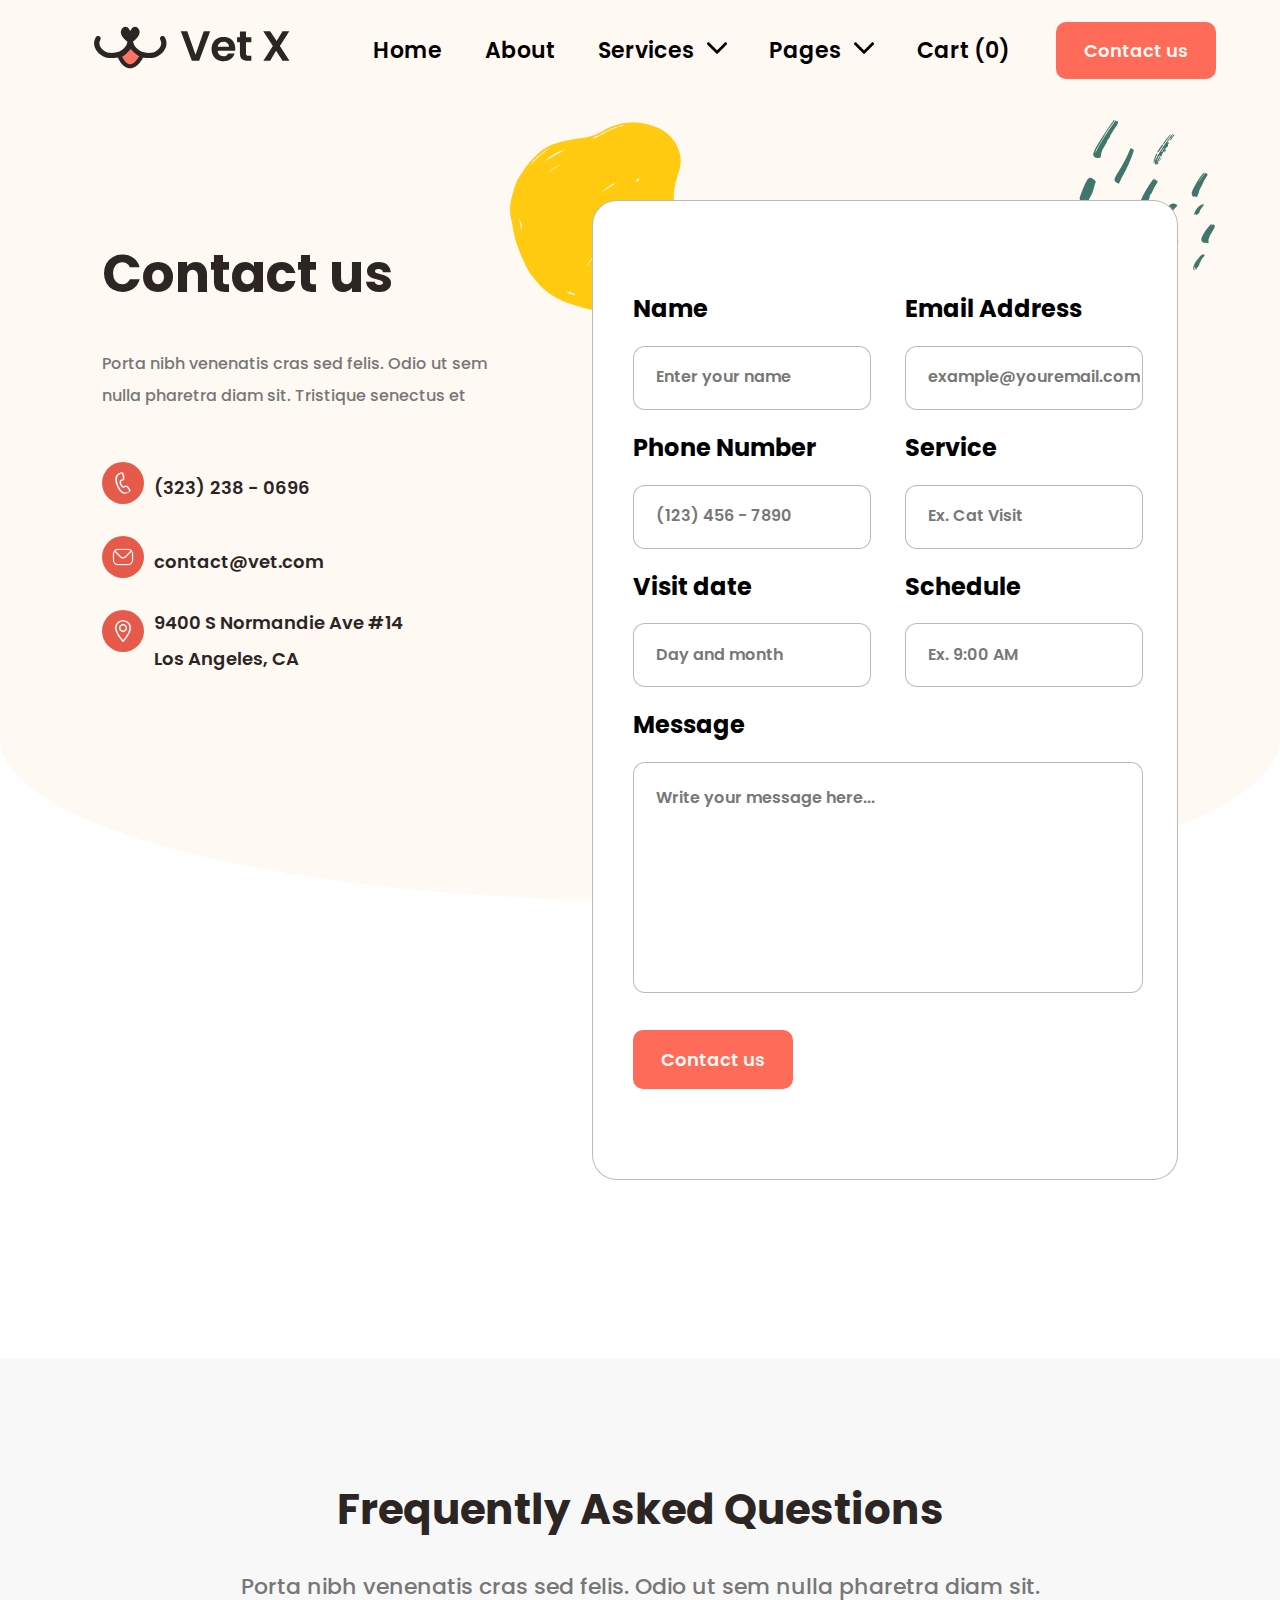
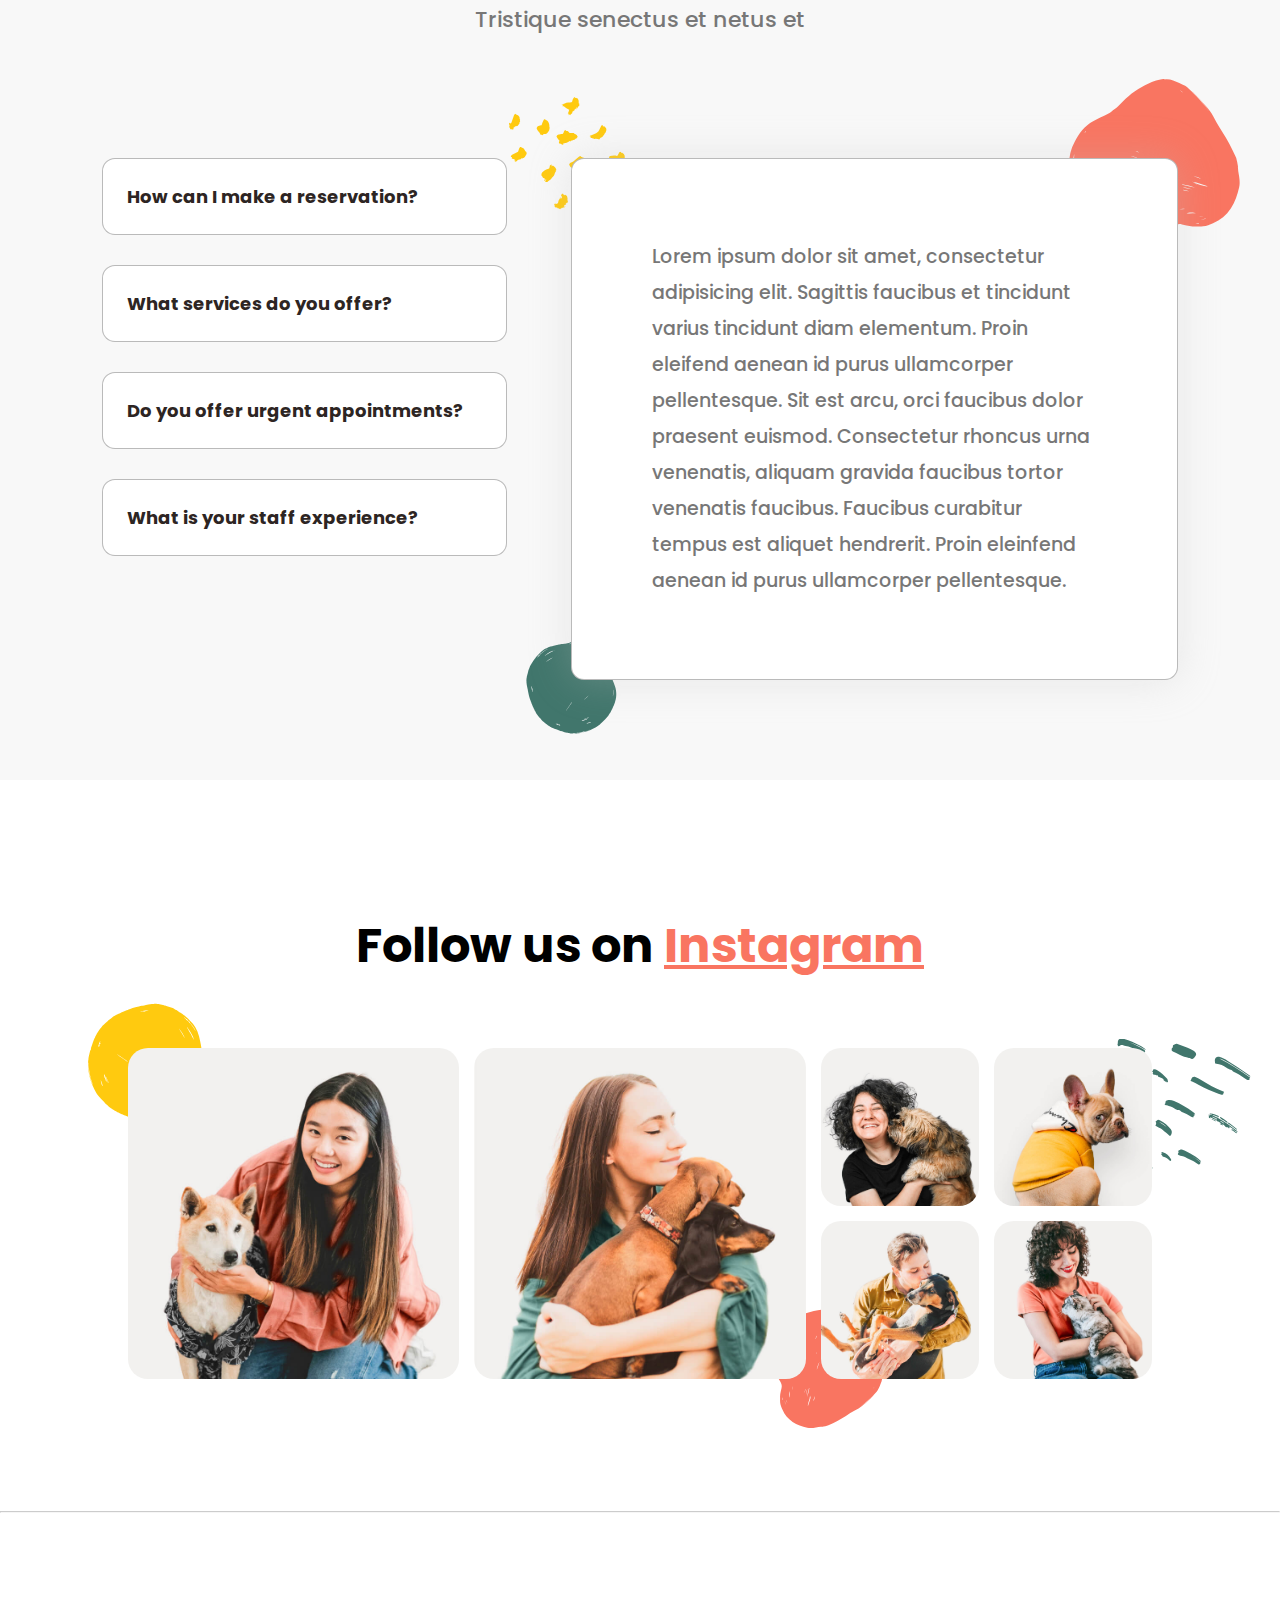
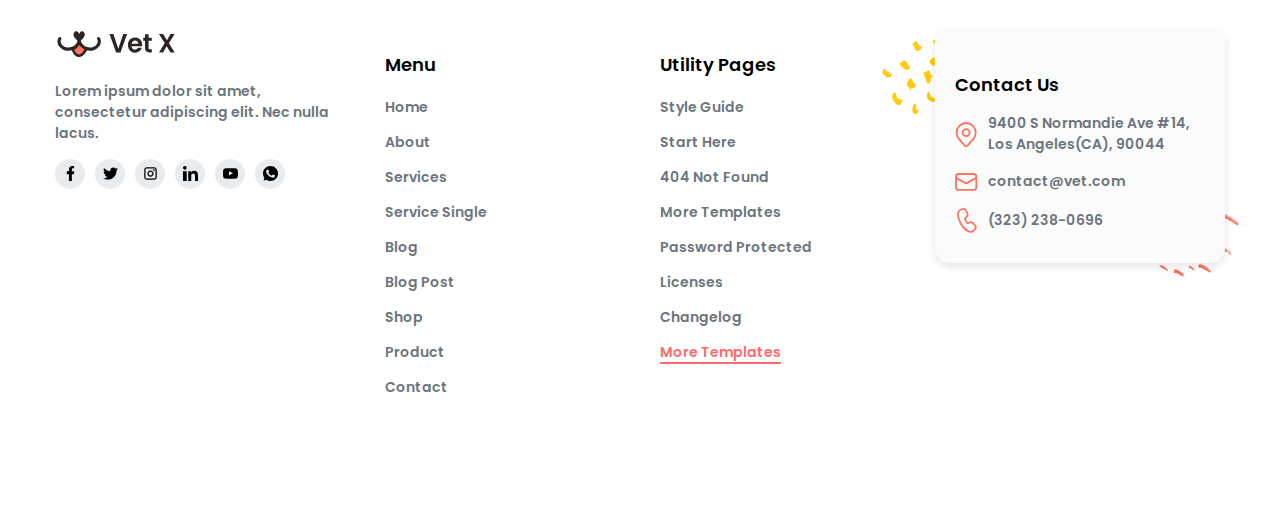
<file: projects/integration3_finaleVerse-main/contact.html>
<!DOCTYPE html>
<html lang="en">
<head>
    <meta charset="UTF-8">
    <meta name="viewport" content="width=device-width, initial-scale=1.0">
    <title>Contact - Vetix</title>
    <link rel="stylesheet" href="style.css">
    <link rel="preconnect" href="https://fonts.googleapis.com">
<link rel="preconnect" href="https://fonts.gstatic.com" crossorigin>
<link href="https://fonts.googleapis.com/css2?family=Fredoka:wght@300..700&family=Nunito+Sans:ital,opsz,wght@0,6..12,200..1000;1,6..12,200..1000&family=Poppins:ital,wght@0,100;0,200;0,300;0,400;0,500;0,600;0,700;0,800;0,900;1,100;1,200;1,300;1,400;1,500;1,600;1,700;1,800;1,900&family=Quicksand:wght@300..700&display=swap" rel="stylesheet">
</head>
<body>
    <div class="headerHome">
        <div class="logohomeheader">
            <a href="home.html"><img src="img/logo-vet%2520(1).svg" alt=""></a>
        </div>
        <div class="headerrefhome">
            <a href="home.html">Home</a>
            <a href="about.html">About </a>
            <a href="404.html">Services <img src="img/arrow-down-sign-to-navigate.png" alt=""></a>
            <a href="404.html">Pages <img src="img/arrow-down-sign-to-navigate.png" alt=""></a>
            <a href="404.html">Cart (0)</a>
        </div>
        <div class="CartResponsiveheader">
            <a href="404.html">Cart (0)</a>
        </div>
        <div class="buttonheaderhome">
            <a href="contact.html">Contact us</a>
        </div>
        <div class="burgermenuheader">
            <img src="img/burger-bar.png" alt="">
        </div>
    </div>
    <div class="backgroundContactUs"></div>
    <div class="ContactUsBloc1">
        <div class="ContactUsBloc1LeftPart">
            <h1>Contact us</h1>
            <p>Porta nibh venenatis cras sed felis. Odio ut sem <br> nulla pharetra diam sit. Tristique senectus et</p>
            <div class="divInfo">
                <img src="img/telephone.png" alt="">
                <p class="info"> (323) 238 - 0696</p>
            </div>
            <div class="divInfo">
                <img src="img/mail.png" alt="">
                <p class="info"> contact@vet.com</p>
            </div>
            <div class="divInfo">
                <img src="img/maps-and-flags.png" alt="">
                <p class="info" style="margin-top: -5px;">9400 S Normandie Ave #14 <br>Los Angeles, CA</p>
            </div>
        </div>
        <div class="ContactUsBloc1RightPart">
            <img src="img/shape-1-instagram-veterinary.svg" alt="" class="imgformleft">
            <img src="img/grass-1.svg" alt="" class="imgformright">
            <div class="formBloc1Contact">
                <div class="topForm">
                    <div class="left">
                        <h2>Name</h2><input type="text" placeholder="Enter your name" id="name">
                        <h2>Phone Number</h2> <input type="text" placeholder="(123) 456 - 7890" id="Phone">
                        <h2>Visit date</h2><input type="text" placeholder="Day and month" id="date">
                        
                    </div>
                    <div class="right">
                         <h2>Email Address</h2> <input type="email" placeholder="example@youremail.com" id="email">
                         <h2>Service</h2> <input type="text" placeholder="Ex. Cat Visit" id="Service">
                        <h2>Schedule</h2> <input type="datetime" placeholder="Ex. 9:00 AM"  id="Schedule">
                    </div>   
                </div>
                <div class="Message">
                   <h2>Message</h2><textarea name="text" id="" placeholder="Write your message here..."></textarea>
                </div>
                <div class="buttonbloc2contact">
                    <a href="">Contact us</a>
                </div>
            </div>
        </div>
    </div>

    <div class="FAQContactUs" id="FAQContactUs">
        <h1>Frequently Asked Questions</h1>
        <p>Porta nibh venenatis cras sed felis. Odio ut sem nulla pharetra diam sit. <br>Tristique senectus et netus et</p>
        <div class="faq">
            <div class="left">
                <button>How can I make a reservation?</button>
                <button>What services do you offer?</button>
                <button>Do you offer urgent appointments?</button>
                <button style="margin: 0;">What is your staff experience?</button>
            </div>
            <div class="right">
                <img class="yellowShape" src="img/shape-1-footer-veterinary.svg" alt="">
                <img class="orangeShape" src="img/shape-2-instagram-veterinary.svg" alt="">
                <p>Lorem ipsum dolor sit amet, consectetur adipisicing elit. Sagittis faucibus et tincidunt varius tincidunt diam elementum. Proin eleifend aenean id purus ullamcorper pellentesque. Sit est arcu, orci faucibus dolor praesent euismod. Consectetur rhoncus urna venenatis, aliquam gravida faucibus tortor venenatis faucibus. Faucibus curabitur tempus est aliquet hendrerit. Proin eleinfend aenean id purus ullamcorper pellentesque.</p>
                <img class="greenShape" src="img/shape-1-home-hero-veterinary.svg" alt="">
            </div>
        </div>
    </div>

    <div class="footerTopFollowUs">
        <h2>Follow us on <span class="underline1">Instagram</span></h2>
        <div class="imgContainer">
            <img src="img/image-1-instagram-veterinary.jpg" alt="" class="imgWidth1" id="vet1">
            <img src="img/image-2-instagram-veterinary.jpg" alt="" class="imgWidth1" id="vet2">
            <!-- <div class="grid"> -->
            <img src="img/image-3-instagram-veterinary.jpg" alt="" class="imgWidth2">
            <img src="img/image-4-instagram-veterinary.jpg" alt="" class="imgWidth2">
            <img src="img/image-6-instagram-veterinary.jpg" alt="" class="imgWidth2">
            <img src="img/image-5-instagram-veterinary.jpg" alt="" class="imgWidth2">
            <!-- </div> -->
            <img src="img/shape-1-instagram-veterinary.svg" alt="" class="shapes" id="shape5">
            <img src="img/shape-2-instagram-veterinary.svg" alt="" class="shapes" id="shape6">
            <img src="img/shape-2-testimonials-veterinary.svg" alt="" class="shapes" id="shape7">
        </div>

    </div>

    <hr>

    <footer>
        <div class="footer-logo">
            <a href="home.html"><img src="img/logo-vet%2520(1).svg" alt="" class="logo"></a>
            <p>Lorem ipsum dolor sit amet, consectetur adipiscing elit. Nec nulla lacus.</p>
            <div class="footer-socials">
                <a href="https://www.facebook.com/" target="_blank"><img src="img/facebook-176-svgrepo-com.svg" alt=""></a>
                <a href="https://x.com/" target="_blank"><img src="img/twitter-154-svgrepo-com.svg" alt=""></a>
                <a href="https://www.instagram.com/" target="_blank"><img src="img/instagram-svgrepo-com.svg" alt=""></a>
                <a href="https://www.linkedin.com/" target="_blank"><img src="img/linkedin-161-svgrepo-com.svg" alt=""></a>
                <a href="https://www.youtube.com/"><img src="img/youtube-168-svgrepo-com.svg" alt=""></a>
                <a href="https://web.whatsapp.com/"><img src="img/whatsapp-128-svgrepo-com.svg" alt=""></a>
            </div>
        </div>

        <div class="footer-menu">
            <h4>Menu</h4>
            <ul>
                <li><a href="home.html">Home</a></li>
                <li><a href="about.html">About</a></li>
                <li><a href="404.html">Services</a></li>
                <li><a href="404.html">Service Single</a></li>
                <li><a href="404.html">Blog</a></li>
                <li><a href="404.html">Blog Post</a></li>
                <li><a href="shop.html">Shop</a></li>
                <li><a href="article.html">Product</a></li>
                <li><a href="contact.html">Contact</a></li>
            </ul>
        </div>

        <div class="footer-utility">
            <h4>Utility Pages</h4>
            <ul>
                <li><a href="404.html">Style Guide</a></li>
                <li><a href="404.html">Start Here</a></li>
                <li><a href="404.html">404 Not Found</a></li>
                <li><a href="404.html">More Templates</a></li>
                <li><a href="404.html">Password Protected</a></li>
                <li><a href="404.html">Licenses</a></li>
                <li><a href="404.html">Changelog</a></li>
                <li><a href="404.html" class="underline">More Templates</a></li>
            </ul>
        </div>
        <div class="footer-contact">
            <h4>Contact Us</h4>
            <p> <img src="img/icon-1-footer-contact-veterinary.svg" alt=""> 9400 S Normandie Ave #14, Los Angeles(CA), 90044</p>
            <p> <img src="img/icon-2-footer-contact-veterinary.svg" alt=""> contact@vet.com</p>
            <p> <img src="img/icon-3-footer-contact-veterinary.svg" alt=""> (323) 238-0696</p>
            <div class="shapescontainer">
                <img src="img/shape-1-footer-veterinary.svg" alt="" class="shapes" id="shape8">
                <img src="img/shape-2-footer-veterinary.svg" alt="" class="shapes" id="shape9">
            </div>
        </div>
    </footer>

</body>
</html>
</file>
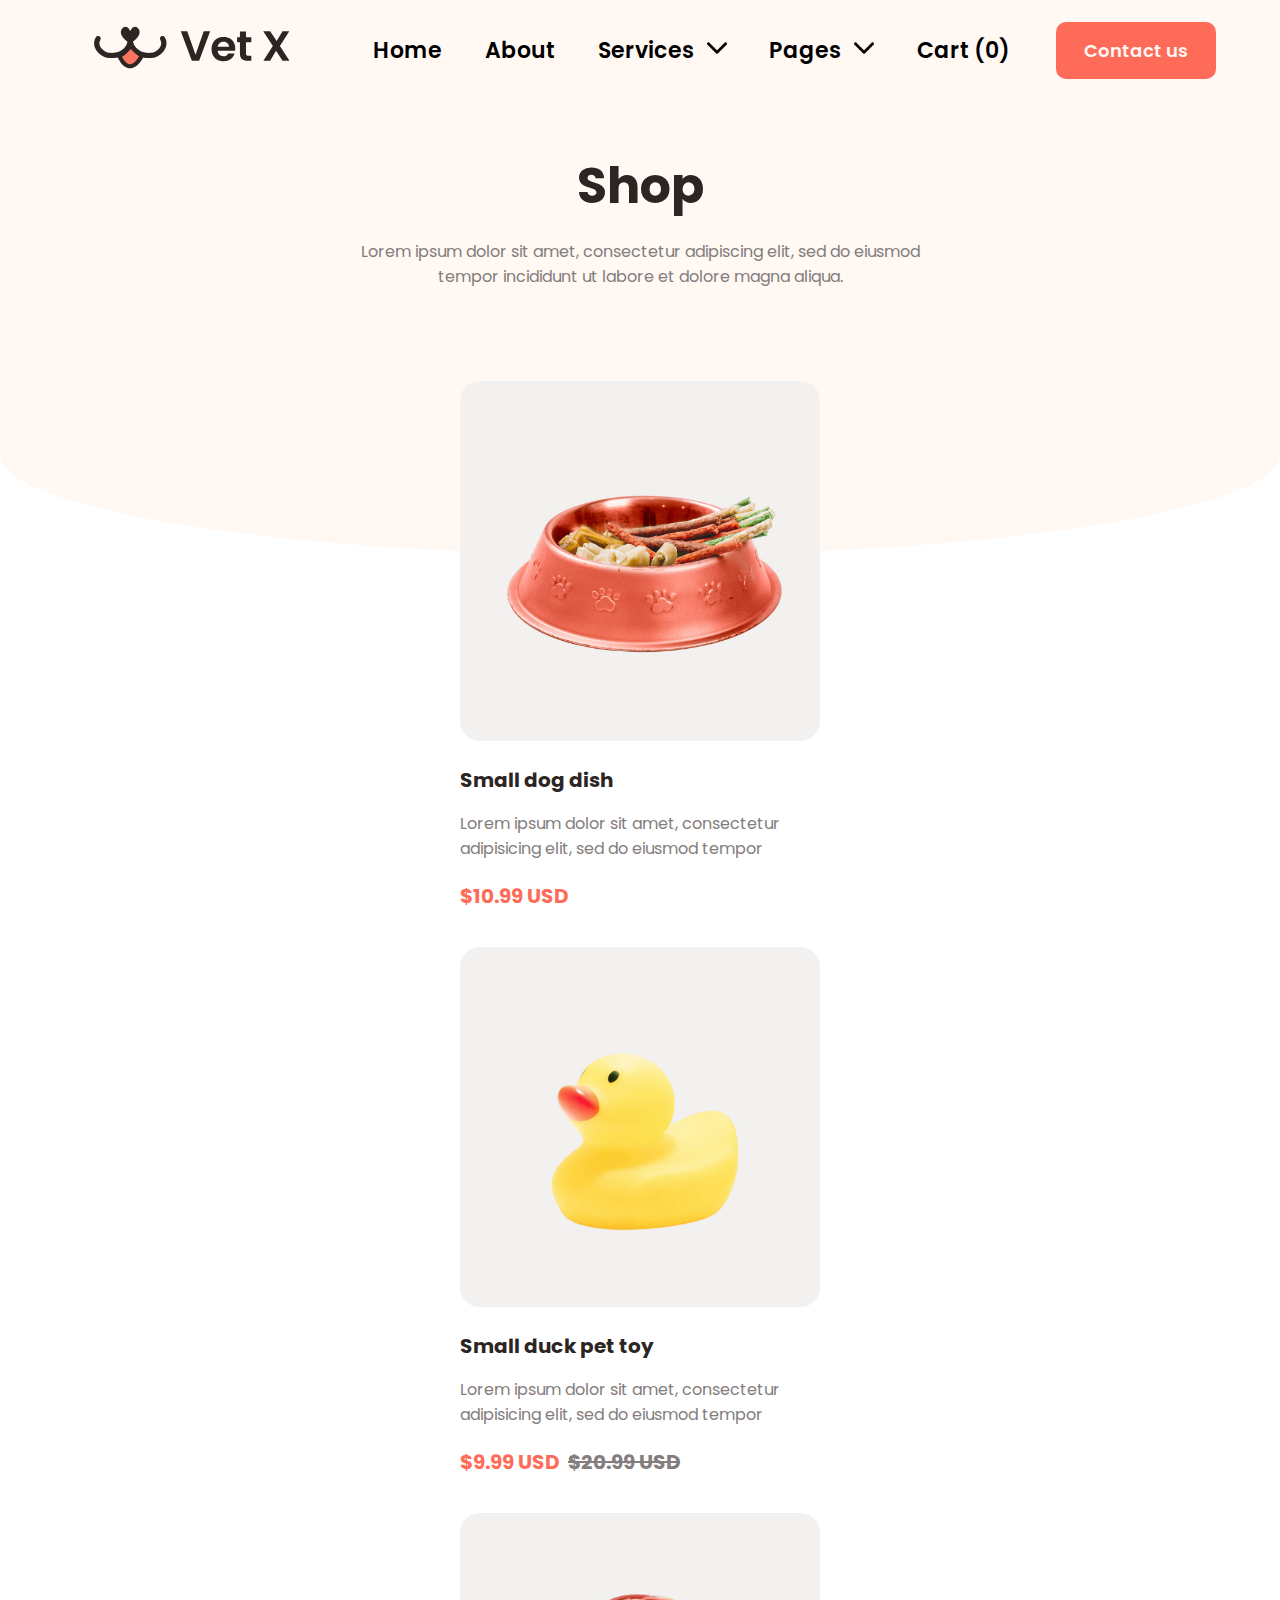
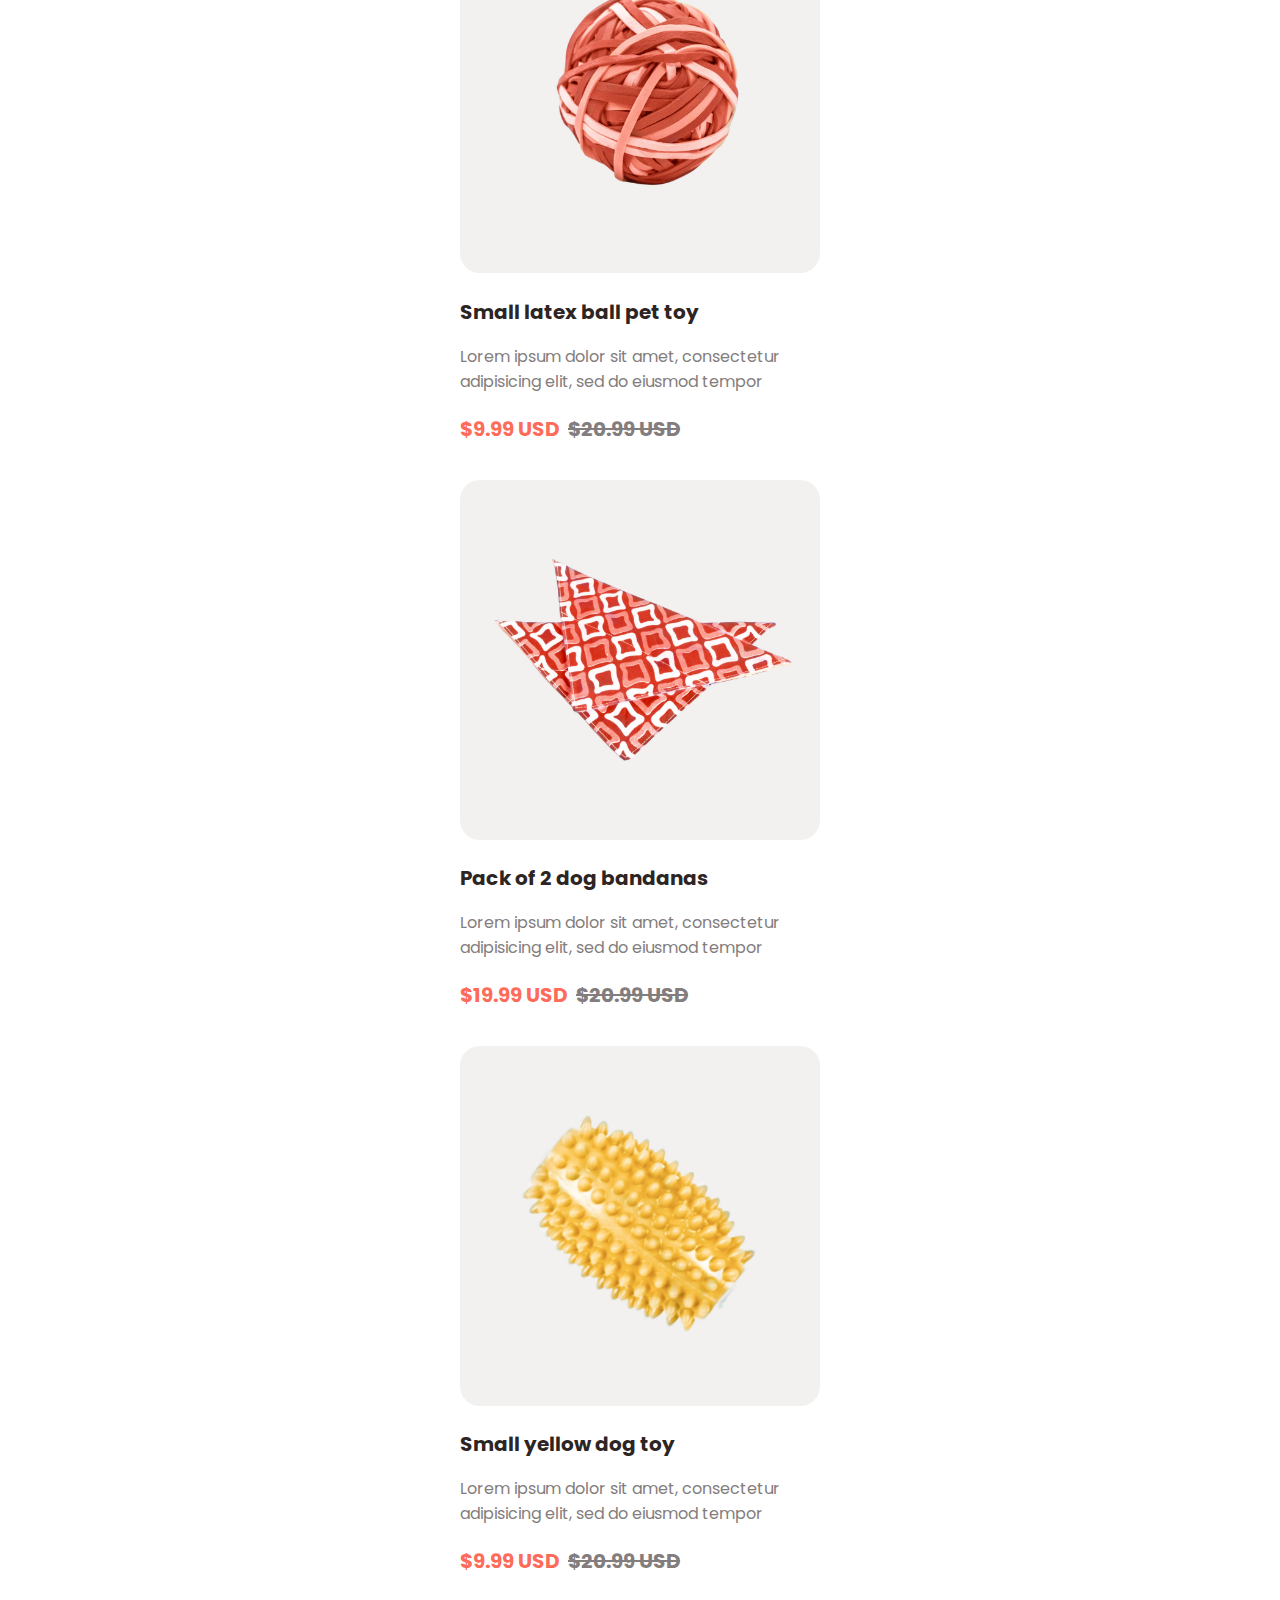
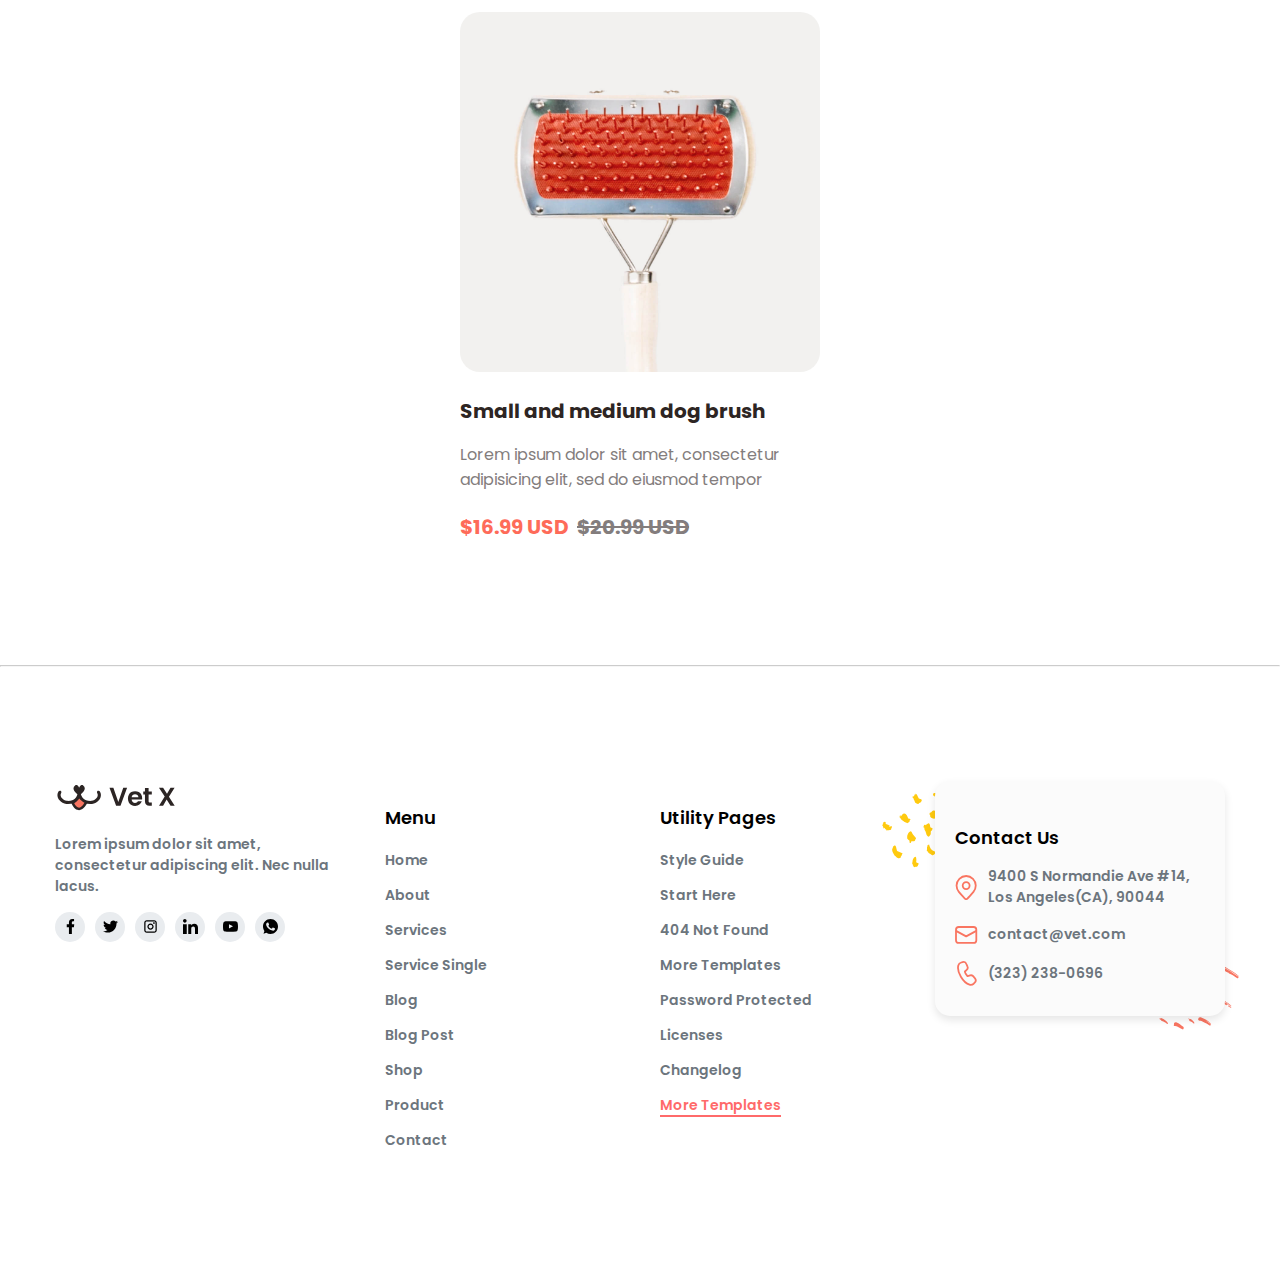
<file: projects/integration3_finaleVerse-main/shop.html>
<!DOCTYPE html>
<html lang="en">
<head>
    <meta charset="UTF-8">
    <meta name="viewport" content="width=device-width, initial-scale=1.0">
    <title>Shop</title>
    <link rel="stylesheet" href="style.css">
    <link rel="preconnect" href="https://fonts.googleapis.com">
    <link rel="preconnect" href="https://fonts.gstatic.com" crossorigin>
    <link href="https://fonts.googleapis.com/css2?family=Poppins:ital,wght@0,100;0,200;0,300;0,400;0,500;0,600;0,700;0,800;0,900;1,100;1,200;1,300;1,400;1,500;1,600;1,700;1,800;1,900&display=swap" rel="stylesheet">
</head>
<body>
    <div class="headerHome">
        <div class="logohomeheader">
            <a href="home.html"><img src="img/logo-vet%2520(1).svg" alt=""></a>
        </div>
        <div class="headerrefhome">
            <a href="home.html">Home</a>
            <a href="about.html">About </a>
            <a href="404.html">Services <img src="img/arrow-down-sign-to-navigate.png" alt=""></a>
            <a href="404.html">Pages <img src="img/arrow-down-sign-to-navigate.png" alt=""></a>
            <a href="404.html">Cart (0)</a>
        </div>
        <div class="CartResponsiveheader">
            <a href="404.html">Cart (0)</a>
        </div>
        <div class="buttonheaderhome">
            <a href="contact.html">Contact us</a>
        </div>
        <div class="burgermenuheader">
            <img src="img/burger-bar.png" alt="">
        </div>
    </div>

    <div class="titleSHOP">
        <h1>Shop</h1>
        <p>Lorem ipsum dolor sit amet, consectetur adipiscing elit, sed do eiusmod <br> tempor incididunt ut labore et dolore magna aliqua.</p>
    </div>
    <div class="shop">
        <a href="article.html" style="text-decoration: none;"><div class="item">
            <img src="img/image-4-shop.jpg" alt="">
            <h2>Small dog dish</h2>
            <p>Lorem ipsum dolor sit amet, consectetur adipisicing elit, sed do eiusmod tempor</p>
            <p class="price">$10.99 USD</p>
        </div></a>
        <a href="article.html" style="text-decoration: none;"><div class="item">
            <img src="img/image-5-shop.jpg" alt="">
            <h2>Small duck pet toy</h2>
            <p>Lorem ipsum dolor sit amet, consectetur adipisicing elit, sed do eiusmod tempor</p>
            <p class="price">$9.99 USD <s>$20.99 USD</s></p>
        </div></a>
        <a href="article.html" style="text-decoration: none;"><div class="item">
            <img src="img/image-6-shop.jpg" alt="">
            <h2>Small latex ball pet toy</h2>
            <p>Lorem ipsum dolor sit amet, consectetur adipisicing elit, sed do eiusmod tempor</p>
            <p class="price">$9.99 USD <s>$20.99 USD</s></p>
        </div></a>
        <a href="article.html" style="text-decoration: none;"><div class="item">
            <img src="img/image-3-shop.jpg" alt="">
            <h2>Pack of 2 dog bandanas</h2>
            <p>Lorem ipsum dolor sit amet, consectetur adipisicing elit, sed do eiusmod tempor</p>
            <p class="price">$19.99 USD <s>$20.99 USD</s></p>
        </div></a>
        <a href="article.html" style="text-decoration: none;"><div class="item">
            <img src="img/image-2-shop.jpg" alt="">
            <h2>Small yellow dog toy</h2>
            <p>Lorem ipsum dolor sit amet, consectetur adipisicing elit, sed do eiusmod tempor</p>
            <p class="price">$9.99 USD <s>$20.99 USD</s></p>
        </div></a>
        <a href="article.html" style="text-decoration: none;"><div class="item">
            <img src="img/image-1-shop.jpg" alt="">
            <h2>Small and medium dog brush</h2>
            <p>Lorem ipsum dolor sit amet, consectetur adipisicing elit, sed do eiusmod tempor</p>
            <p class="price">$16.99 USD <s>$20.99 USD</s></p>
        </div></a>
    </div>
    <hr>
    
    <footer>
        <div class="footer-logo">
            <a href="home.html"><img src="img/logo-vet%2520(1).svg" alt="" class="logo"></a>
            <p>Lorem ipsum dolor sit amet, consectetur adipiscing elit. Nec nulla lacus.</p>
            <div class="footer-socials">
                <a href="https://www.facebook.com/" target="_blank"><img src="img/facebook-176-svgrepo-com.svg" alt=""></a>
                <a href="https://x.com/" target="_blank"><img src="img/twitter-154-svgrepo-com.svg" alt=""></a>
                <a href="https://www.instagram.com/" target="_blank"><img src="img/instagram-svgrepo-com.svg" alt=""></a>
                <a href="https://www.linkedin.com/" target="_blank"><img src="img/linkedin-161-svgrepo-com.svg" alt=""></a>
                <a href="https://www.youtube.com/"><img src="img/youtube-168-svgrepo-com.svg" alt=""></a>
                <a href="https://web.whatsapp.com/"><img src="img/whatsapp-128-svgrepo-com.svg" alt=""></a>
            </div>
        </div>

        <div class="footer-menu">
            <h4>Menu</h4>
            <ul>
                <li><a href="home.html">Home</a></li>
                <li><a href="about.html">About</a></li>
                <li><a href="404.html">Services</a></li>
                <li><a href="404.html">Service Single</a></li>
                <li><a href="404.html">Blog</a></li>
                <li><a href="404.html">Blog Post</a></li>
                <li><a href="shop.html">Shop</a></li>
                <li><a href="article.html">Product</a></li>
                <li><a href="contact.html">Contact</a></li>
            </ul>
        </div>

        <div class="footer-utility">
            <h4>Utility Pages</h4>
            <ul>
                <li><a href="404.html">Style Guide</a></li>
                <li><a href="404.html">Start Here</a></li>
                <li><a href="404.html">404 Not Found</a></li>
                <li><a href="404.html">More Templates</a></li>
                <li><a href="404.html">Password Protected</a></li>
                <li><a href="404.html">Licenses</a></li>
                <li><a href="404.html">Changelog</a></li>
                <li><a href="404.html" class="underline">More Templates</a></li>
            </ul>
        </div>
        <div class="footer-contact">
            <h4>Contact Us</h4>
            <p> <img src="img/icon-1-footer-contact-veterinary.svg" alt=""> 9400 S Normandie Ave #14, Los Angeles(CA), 90044</p>
            <p> <img src="img/icon-2-footer-contact-veterinary.svg" alt=""> contact@vet.com</p>
            <p> <img src="img/icon-3-footer-contact-veterinary.svg" alt=""> (323) 238-0696</p>
            <div class="shapescontainer">
                <img src="img/shape-1-footer-veterinary.svg" alt="" class="shapes" id="shape8">
                <img src="img/shape-2-footer-veterinary.svg" alt="" class="shapes" id="shape9">
            </div>
        </div>
    </footer>
</body>
</html>
</file>
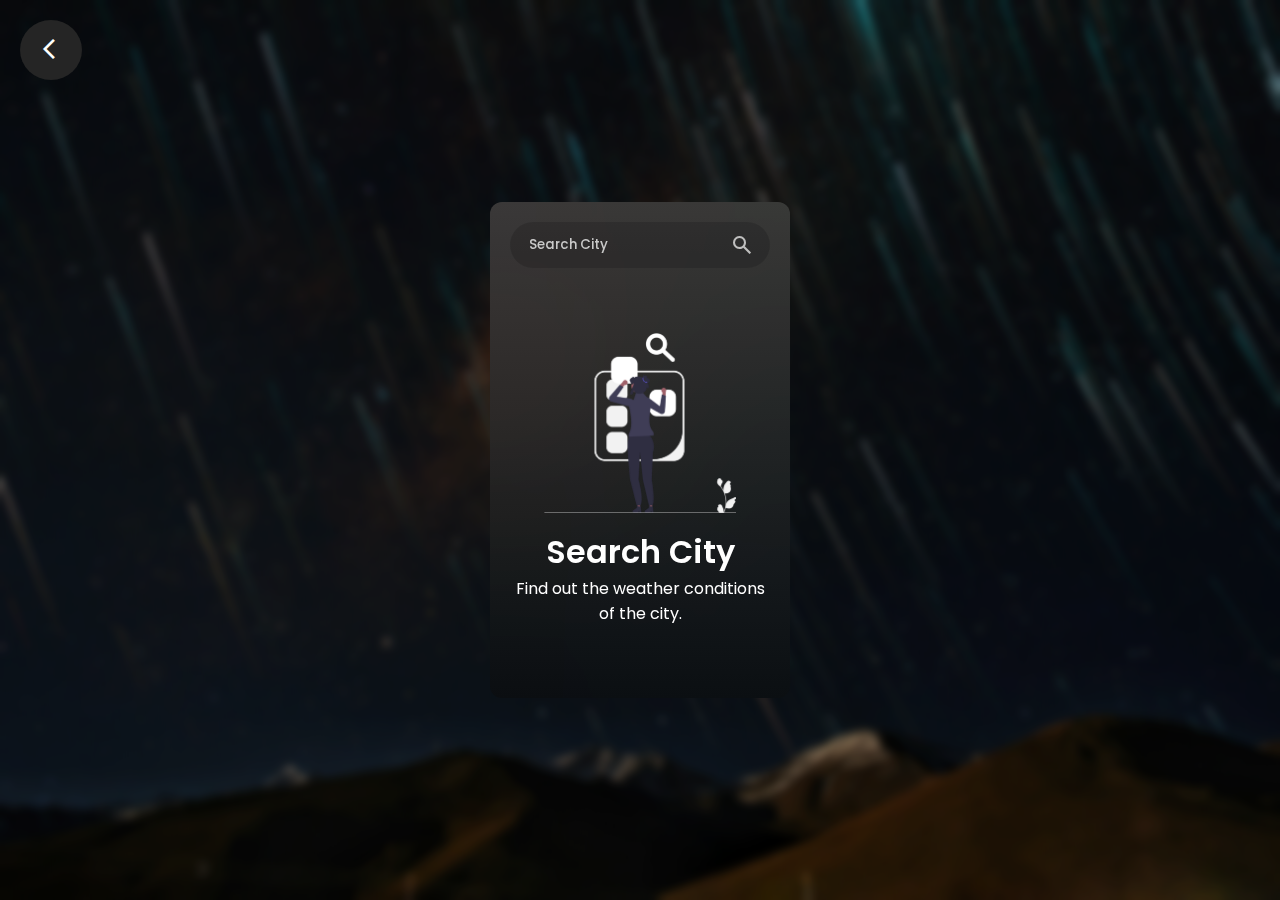
<file: projects/4Projets-JS/Meteo/meteo.html>
<!DOCTYPE html>
<html lang="en">
<head>
    <meta charset="UTF-8">
    <meta name="viewport" content="width=device-width, initial-scale=1.0">
    <title>Weather App</title>
    <link rel="stylesheet" href="style.css">
    <script src="script.js" defer></script>
    <!-- IMPORT GOOGLE ICONS -->
    <link rel="stylesheet" href="https://fonts.googleapis.com/css2?family=Material+Symbols+Outlined:opsz,wght,FILL,GRAD@24,400,0,0" />
    
</head>
<body>
    <a href="../../../index.php#projets" class="back-to-top" title="Retour en haut"><span class="material-symbols-outlined">
        arrow_back_ios
        </span></a>

    <main class="main-container">

        <header class="input-container">
            <input class="city-input" placeholder="Search City" type="text">
            <button class="search-btn">
                <span class="material-symbols-outlined">
                    search
                </span>
            </button>
        </header>

        <section class="weather-info" style="display: none;">
            <div class="location-date-container">
                <div class="location">
                    <span class="material-symbols-outlined">
                        location_on
                    </span>
                    <h4 class="country-txt">Jakarta</h4>
                </div>
                <h5 class="current-date-txt regular-txt">Wed, 07 Aug</h5>
            </div>

            <div class="weather-summary-container">
                <img src="assets/weather/clouds.svg" class="weather-summary-img">
                <div class="weather-summary-info">
                    <h1 class="temp-txt">29 °C</h1>
                    <h3 class="condition-txt regular-txt">Clouds</h3>
                </div>
            </div>

            <div class="weather-conditions-container">
                <div class="condition-item">
                    <span class="material-symbols-outlined">
                        water_drop
                    </span>
                    <div class="condition-info">
                        <h5 class="regular-txt">Humidity</h5>
                        <h5 class="humidity-value-txt">55%</h5>
                    </div>
                </div>

                <div class="condition-item">
                    <span class="material-symbols-outlined">
                        air
                    </span>
                    <div class="condition-info">
                        <h5 class="regular-txt">Wind Speed</h5>
                        <h5 class="wind-value-txt">2 M/s</h5>
                    </div>
                </div>
            </div>

            <div class="forecast-items-container">
                <div class="forecast-item">
                    <h5 class="forecast-item-date regular-txt">05 Aug</h5>
                    <img src="assets/weather/thunderstorm.svg" class="forecast-item-img">
                    <h5 class="forecast-item-temp">29 °C</h5>
                </div>
                <div class="forecast-item">
                    <h5 class="forecast-item-date regular-txt">05 Aug</h5>
                    <img src="assets/weather/thunderstorm.svg" class="forecast-item-img">
                    <h5 class="forecast-item-temp">29 °C</h5>
                </div>
                <div class="forecast-item">
                    <h5 class="forecast-item-date regular-txt">05 Aug</h5>
                    <img src="assets/weather/thunderstorm.svg" class="forecast-item-img">
                    <h5 class="forecast-item-temp">29 °C</h5>
                </div>
                <div class="forecast-item">
                    <h5 class="forecast-item-date regular-txt">05 Aug</h5>
                    <img src="assets/weather/thunderstorm.svg" class="forecast-item-img">
                    <h5 class="forecast-item-temp">29 °C</h5>
                </div>
            </div>
        </section>

        <section class="search-city section-message">
            <img src="assets/message/search-city.png">
            <div>
                <h1>Search City</h1>
                <h4 class="regular-txt">
                    Find out the weather conditions of the city.
                </h4>
            </div>
        </section>

        <section class="not-found section-message" style="display: none;">
            <img src="assets/message/not-found.png">
            <div>
                <h1>Not Found</h1>
                <h4 class="regular-txt">
                    The city you are looking for cannot be found.
                </h4>
            </div>
        </section>
    </main>
    
</body>
</html>
</file>
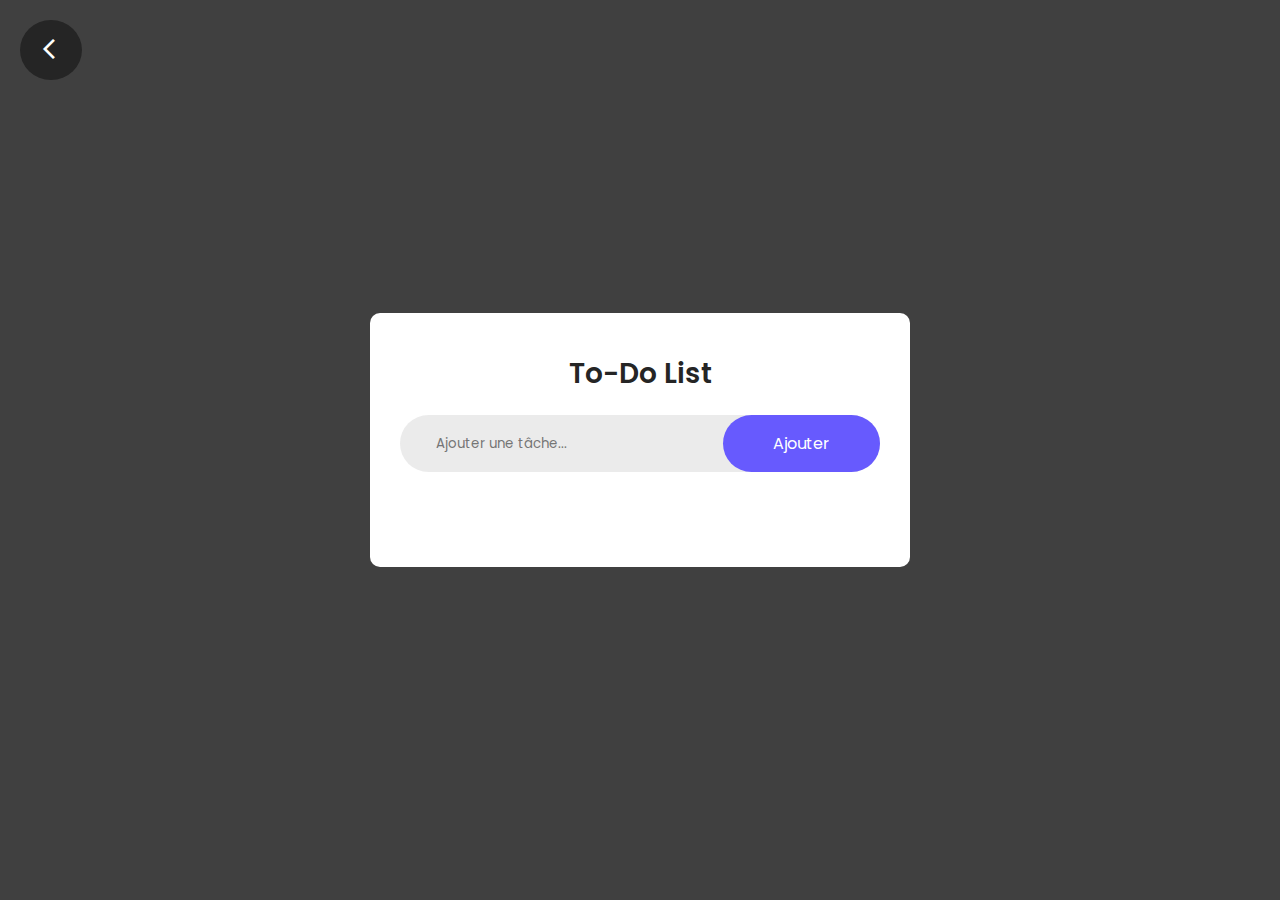
<file: projects/4Projets-JS/ToDoList/todolist.html>
<!DOCTYPE html>
<html lang="en">
<head>
    <meta charset="UTF-8">
    <meta name="viewport" content="width=, initial-scale=1.0">
    <title>To-Do List</title>
    <link rel="stylesheet" href="style.css">
    <link rel="icon" href="img/verifier.png" type="image/x-icon">
    <link rel="stylesheet" href="https://fonts.googleapis.com/css2?family=Material+Symbols+Outlined:opsz,wght,FILL,GRAD@24,400,0,0" />

</head>
<body>
    <a href="../../../index.php#projets" class="back-to-top" title="Retour en haut"><span class="material-symbols-outlined">
        arrow_back_ios
        </span></a>
    <div class="container">
        <div class="todo-app">
            <h2>To-Do List</h2>
            <form action="" class="row">
                <input type="text" id="input-box" placeholder="Ajouter une tâche...">
                <button class="add" onclick="addTask()"><p class="btn_add">Ajouter</p> <img class="arrow_add" src="img/right-arrow.png" alt=""></button>
            </form>
            <ul id="list-container">
            </ul>
        </div>
    </div>

    <script src="script.js"></script>
</body>
</html>
</file>
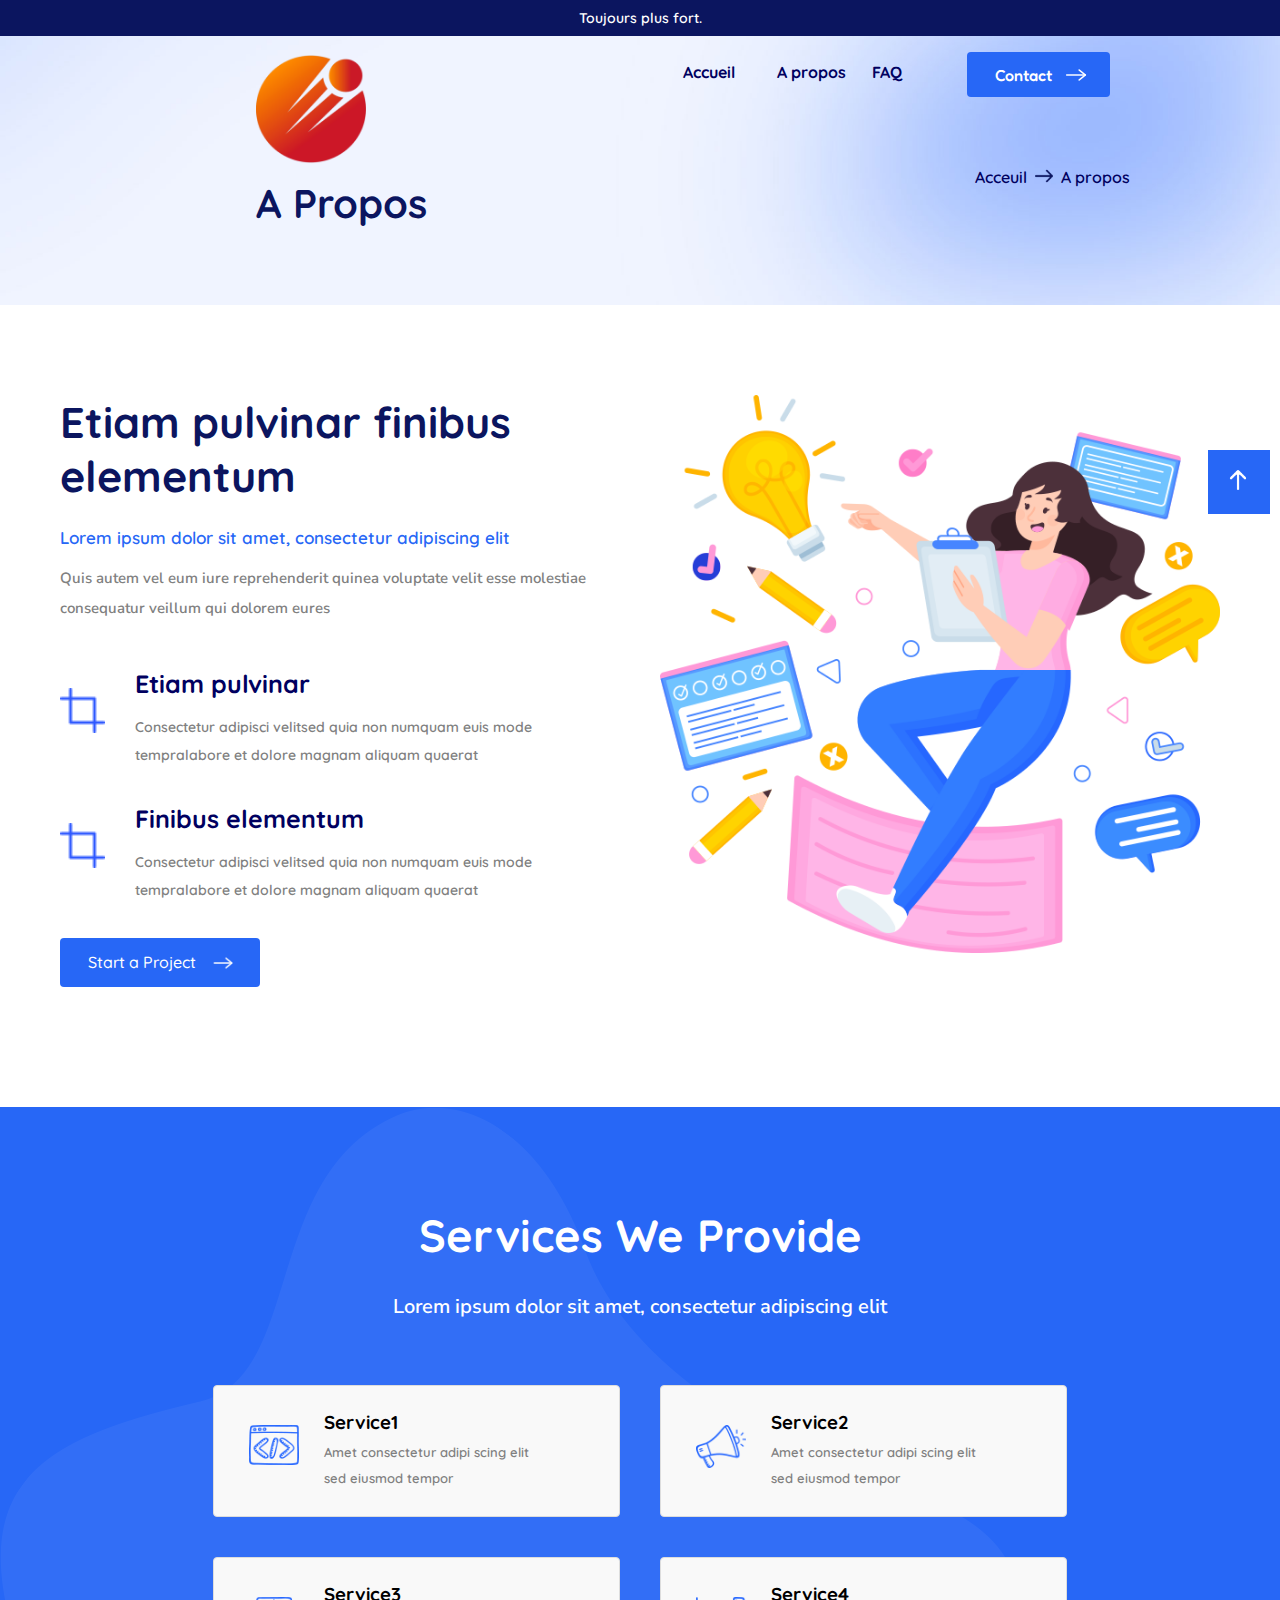
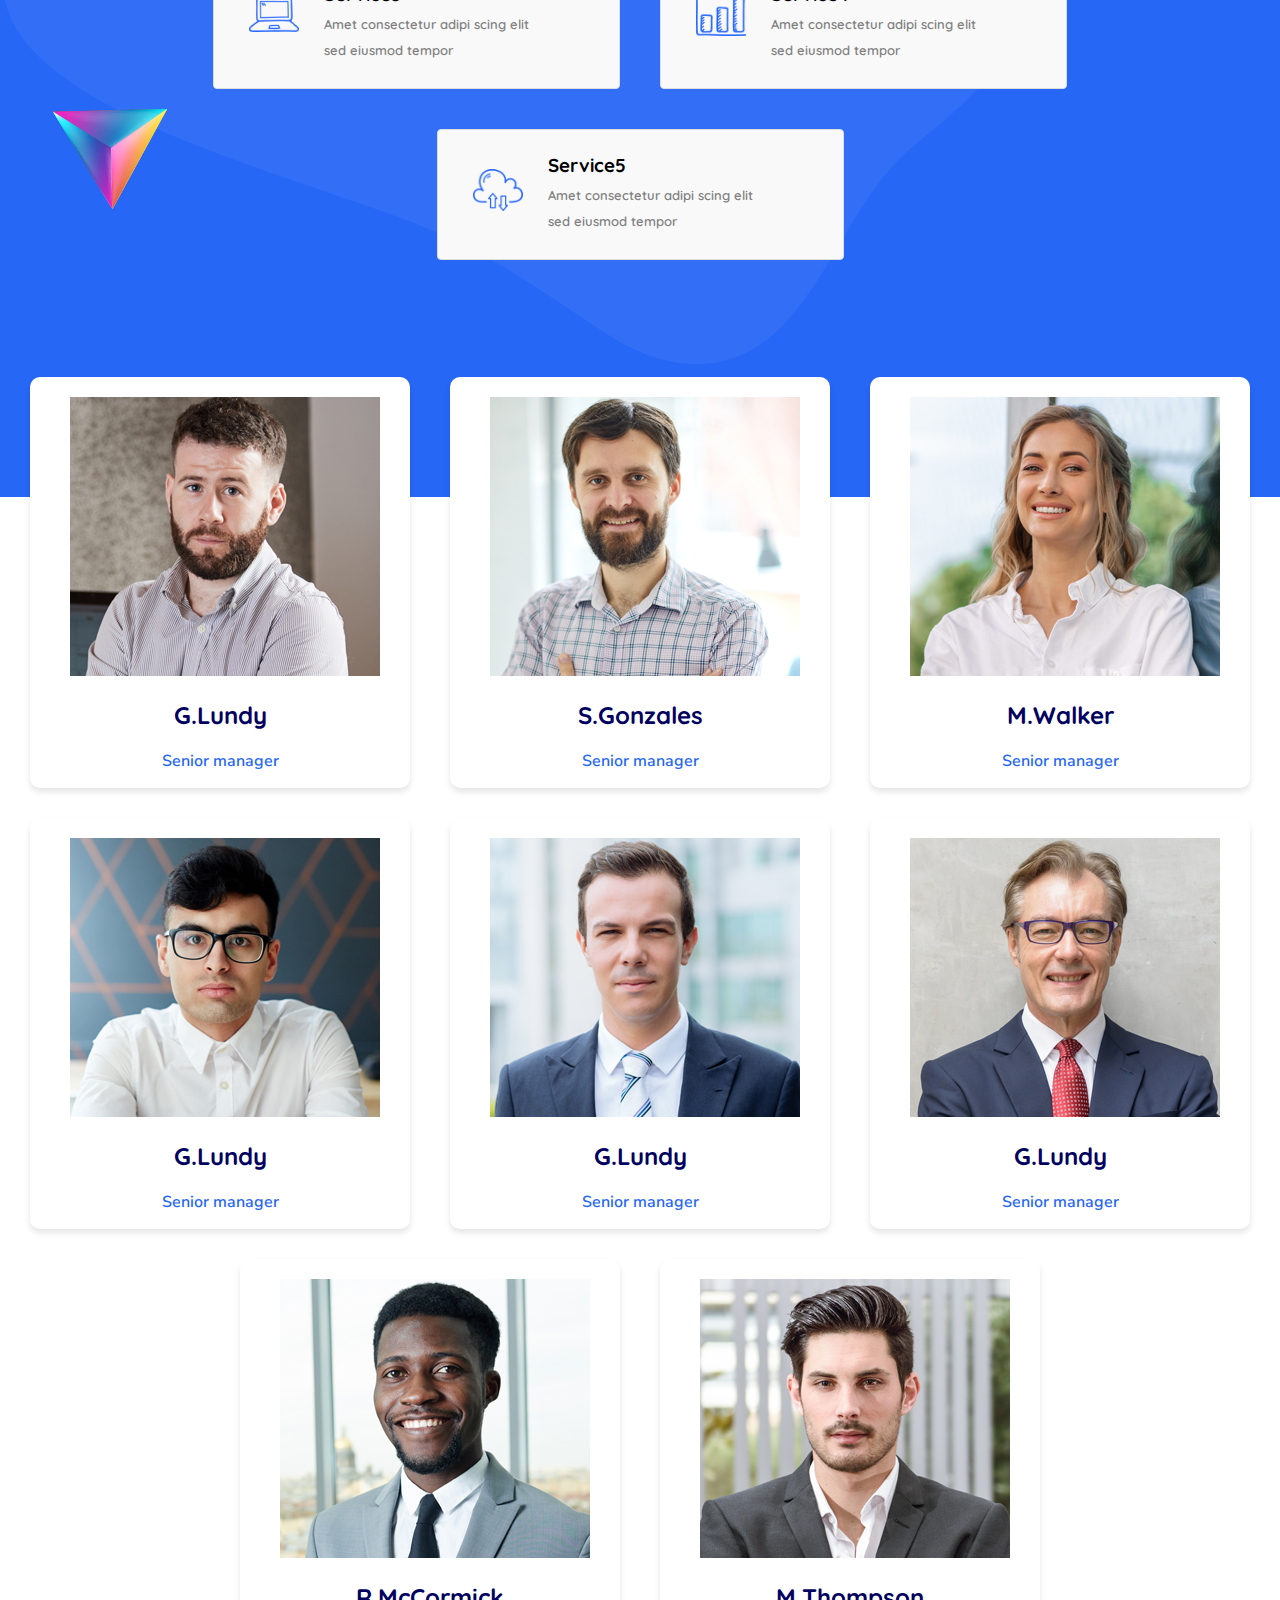
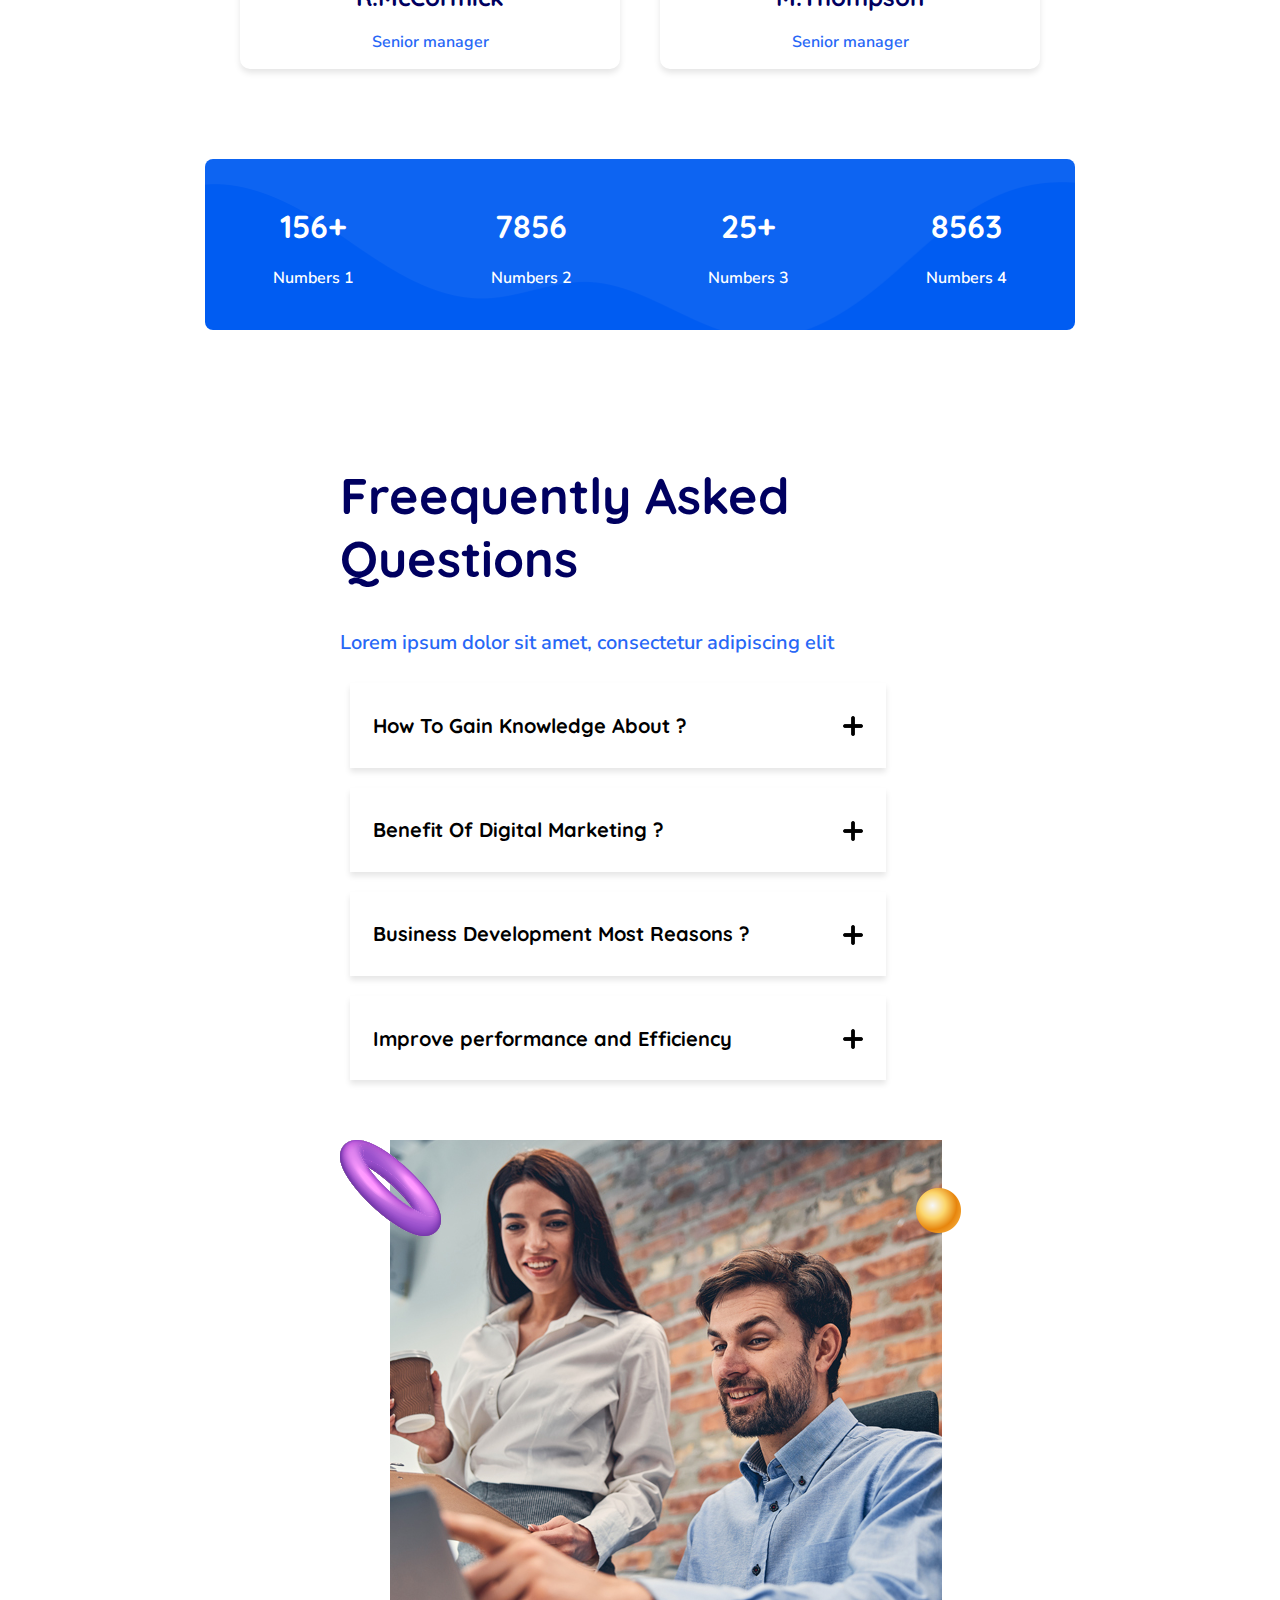
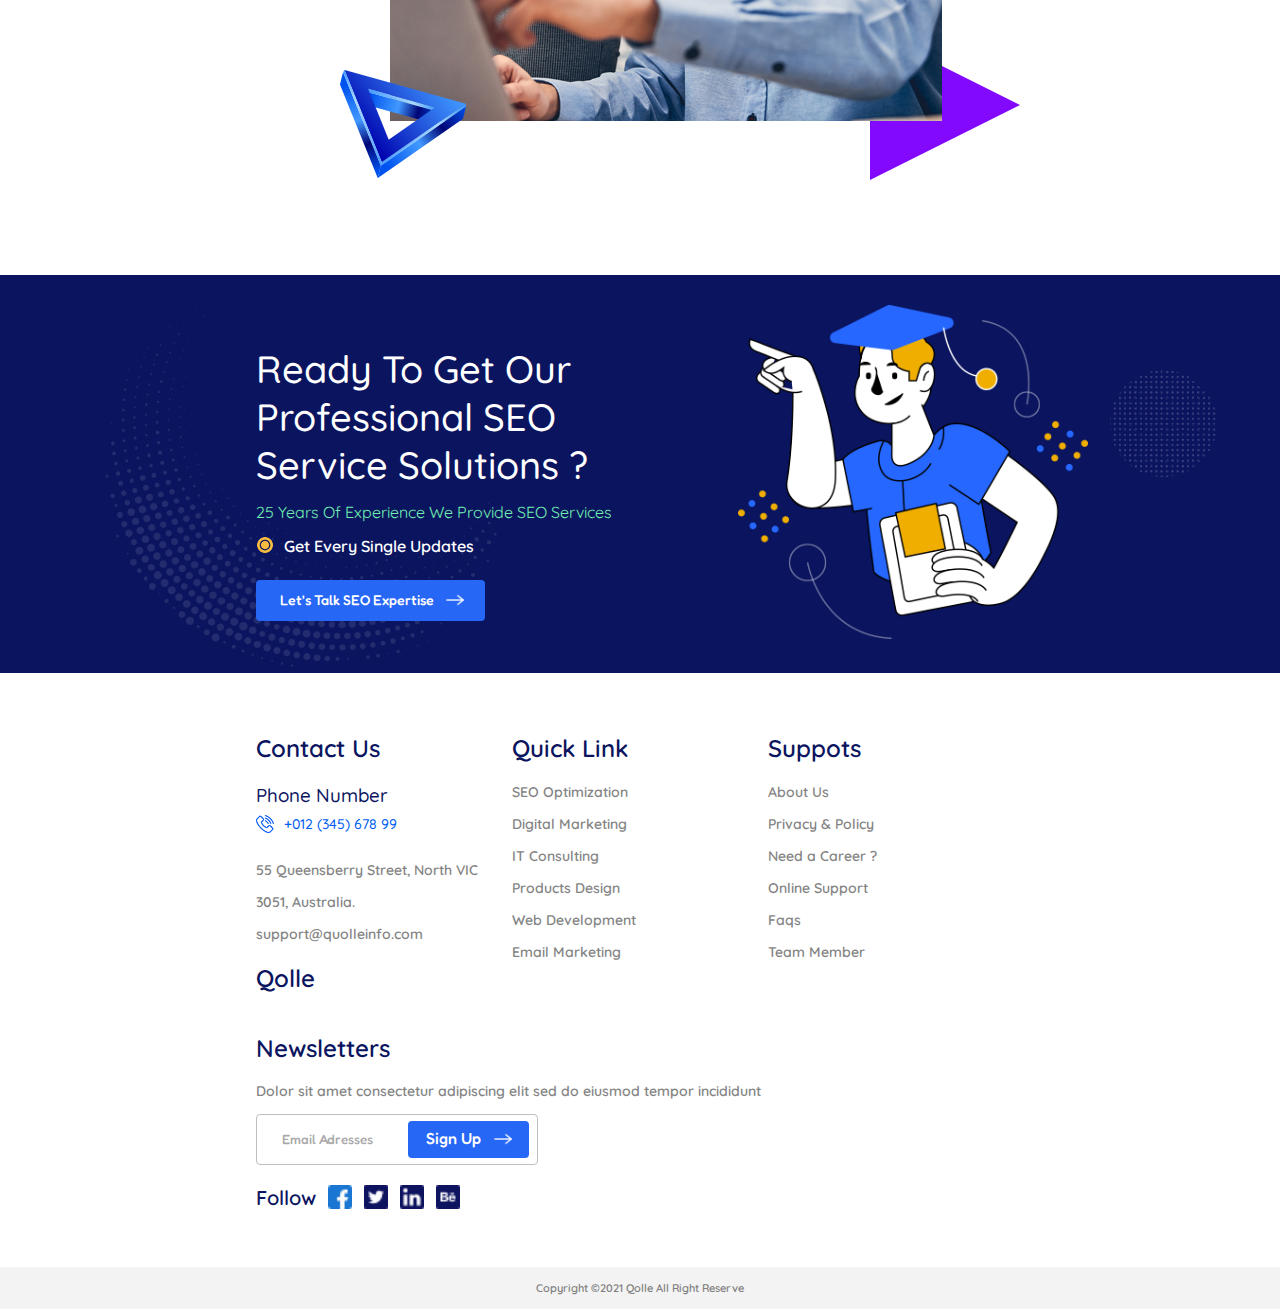
<file: projects/integration2-main/aPropos/aPropos.html>
<!DOCTYPE html>
<html lang="en">
<head>
    <meta charset="UTF-8">
    <meta name="viewport" content="width=device-width, initial-scale=1.0">
    <title>A Propos</title>
    <link rel="stylesheet" href="style.css">
    <link rel="preconnect" href="https://fonts.googleapis.com">
    <link rel="preconnect" href="https://fonts.gstatic.com" crossorigin>
    <link href="https://fonts.googleapis.com/css2?family=Fredoka:wght@300..700&display=swap" rel="stylesheet">
    <link rel="preconnect" href="https://fonts.googleapis.com">
    <link rel="preconnect" href="https://fonts.gstatic.com" crossorigin>
    <link href="https://fonts.googleapis.com/css2?family=Fredoka:wght@300..700&family=Quicksand:wght@300..700&display=swap" rel="stylesheet">
    <link rel="preconnect" href="https://fonts.googleapis.com">
    <link rel="preconnect" href="https://fonts.gstatic.com" crossorigin>
    <link href="https://fonts.googleapis.com/css2?family=Fredoka:wght@300..700&family=Nunito+Sans:ital,opsz,wght@0,6..12,200..1000;1,6..12,200..1000&family=Quicksand:wght@300..700&display=swap" rel="stylesheet">

</head>
<body>
    <div class="blueQuote" id="blueQuote">
        <p>Toujours plus fort.</p>
    </div>

    <div class="returnUp">
        <a href="#blueQuote"><img src="png/up-arrow.png" alt=""></a>
    </div>

    <div class="bloc1">
        <div class="headerBloc1">
            <div class="logoBloc1">
                <a href="../main/index.html"><img src="png/logo.png" alt=""></a>
                <h1>A Propos</h1>
            </div>
            <div class="menuBloc1">
                <a href="../main/index.html">Accueil</a>
                <a href="../aPropos/aPropos.html">A propos</a>
                <a href="../faq/faq.html">FAQ</a>
            </div>
            <div class="contactBloc1">
                <div class="contactButtonBloc1"><button>Contact<img src="png/fleche-droite.png" alt=""></button></div>
                <div class="textPartSousContact"> <a href="../main/index.html">Acceuil</a> <div class="flechePage"><img src="png/fleche-pointant-vers-la-droite.png" alt=""></div><a href="../aPropos/aPropos.html">A propos</a></div>
            </div>
            <div class="menuResponsive">
                <a href="../menuResp/menu.html"><img src="./png/menu.png" alt=""></a>
            </div>
        </div>
    </div>

    <div class="bloc2">
        <div class="leftPartBloc2">
            <div class="title">
                <h1>Etiam pulvinar finibus elementum</h1>
                <h2>Lorem ipsum dolor sit amet, consectetur adipiscing elit</h2>
                <p>Quis autem vel eum iure reprehenderit quinea voluptate velit esse molestiae consequatur veillum qui dolorem eures</p>
            </div>
            
            <div class="itemBloc2">
                <div class="image1">
                    <img src="png/crop.png" alt="">
                </div>
                <div class="titleofbodypart">
                    <h1>Etiam pulvinar</h1>
                    <p>Consectetur adipisci velitsed quia non numquam euis mode tempralabore et dolore magnam aliquam quaerat</p>
                </div>
            </div>
                
            <div class="itemBloc2">
                <div class="image1">
                    <img src="png/crop.png" alt="">
                </div>
                <div class="titleofbodypart">
                    <h1>Finibus elementum</h1>
                    <p>Consectetur adipisci velitsed quia non numquam euis mode tempralabore et dolore magnam aliquam quaerat</p>
                </div>
                
            </div>
            <div class="buttonBloc2">
                <button>Start a Project <img src="png/fleche-droite.png" alt=""></button>
            </div>

        </div>
        
        <div class="rightPartBloc2">
            <div class="image">
                <img src="png/feature-illustration.png" alt="">
            </div>    
        </div> 
    </div>

    <div class="bloc3">

        <div class="headerbloc3">
             <h1>Services We Provide</h1>
             <p>Lorem ipsum dolor sit amet, consectetur adipiscing elit</p>
        </div>
        
        <div class="services-grid">

            <div class="service-box">
                <div class="imgbox">
                    <img src="png/s1.png" alt="">
                </div>
                <div class="textpartbox">
                    <h3>Service1</h3>
                    <p>Amet consectetur adipi scing elit sed eiusmod tempor</p>
                </div>
            </div>

            <div class="service-box">
                <div class="imgbox">
                    <img src="png/s2.png" alt="">
                </div>
                <div class="textpartbox">
                    <h3>Service2</h3>
                    <p>Amet consectetur adipi scing elit sed eiusmod tempor</p>
                </div>
            </div>
 
            <div class="service-box">
                <div class="imgbox">
                    <img src="png/s3.png" alt="">
                </div>
                <div class="textpartbox">
                    <h3>Service3</h3>
                    <p>Amet consectetur adipi scing elit sed eiusmod tempor</p>
               </div>
            </div>
 
            <div class="service-box">
                <div class="imgbox">
                    <img src="png/s4.png" alt="">
                </div>
                <div class="textpartbox">
                    <h3>Service4</h3>
                    <p>Amet consectetur adipi scing elit sed eiusmod tempor</p>
                </div>
            </div>
 
            <div class="service-box">
                <div class="imgbox">
                    <img src="png/s5.png" alt="">
                </div>
                <div class="textpartbox">
                    <h3>Service5</h3>
                    <p>Amet consectetur adipi scing elit sed eiusmod tempor</p>
                </div>
            </div>
        </div>
    </div>

    <div class="profilPicturePresentation">
        <div class="ppPres">
            <img src="png/img_team_Home02-6L2MUZ2.jpg" alt="">
            <h2>G.Lundy</h2>
            <p>Senior manager</p>
        </div>
        <div class="ppPres">
            <img src="png/img_team_Home02-GUN2F7T.jpg" alt="">
            <h2>S.Gonzales</h2>
            <p>Senior manager</p>
        </div>
        <div class="ppPres">
            <img src="png/img_team_Home02-WZV75AM.jpg" alt="">
            <h2>M.Walker</h2>
            <p>Senior manager</p>
        </div>
           <div class="ppPres">
            <img src="png/img_team_Home02-YE6K333.jpg" alt="">
            <h2>G.Lundy</h2>
            <p>Senior manager</p>
        </div>
        <div class="ppPres">
            <img src="png/img_team_About-2GB5STW.jpg" alt="">
            <h2>G.Lundy</h2>
            <p>Senior manager</p>
        </div>
        <div class="ppPres">
            <img src="png/img_team_About-J5DDFWW.jpg" alt="">
            <h2>G.Lundy</h2>
            <p>Senior manager</p>
        </div>
        <div class="ppPres">
            <img src="png/img_team_About-MCSQQJD.jpg" alt="">
            <h2>R.McCormick</h2>
            <p>Senior manager</p>
        </div>
        <div class="ppPres">
            <img src="png/img_team_About-MNDPG5E.jpg" alt="">
            <h2>M.Thompson</h2>
            <p>Senior manager</p>
        </div>
    </div>
    

    <div class="bloc5">
        <div class="numberbloc5">
            <h1>156+</h1>
            <p>Numbers 1</p>
        </div>
        <div class="numberbloc5">
            <h1>7856</h1>
            <p>Numbers 2</p>
        </div>
        <div class="numberbloc5">
            <h1>25+</h1>
            <p>Numbers 3</p>
        </div>
        <div class="numberbloc5">
            <h1>8563</h1>
            <p>Numbers 4</p>
        </div>
    </div>

    <div class="bloc6">
        <div class="leftpartbloc6">
            <div class="headleftpartbloc6">
                <h1>Freequently Asked Questions</h1>
                <p>Lorem ipsum dolor sit amet, consectetur adipiscing elit</p>
            </div>
            <div class="togglebloc6">
                <details>
                    <summary>
                        <div><h4>How To Gain Knowledge  About ?</h4></div>
                        <div><img class="b8plus" src="png/plus.png" alt=""> <img class="b8moins" src="png/moins.png" alt=""></div>
                    </summary>
                        <p>Lorem ipsum dolor sit amet consectetur adipiscing elit sed eiusmod tempor incididunt ut labore et dolore magna aliqua. Quis suspendisse ultrices gravida commodo</p>
                </details>
                <details>
                    <summary>
                        <div><h4>Benefit Of Digital Marketing ?</h4></div>
                        <div><img class="b8plus" src="png/plus.png" alt=""> <img class="b8moins" src="png/moins.png" alt=""></div>
                    </summary>
                    <p>Lorem ipsum dolor sit amet consectetur adipiscing elit sed eiusmod tempor incididunt ut labore et dolore magna aliqua. Quis suspendisse ultrices gravida commodo</p>
                </details>
            
                <details>
                    <summary>
                        <div><h4>Business Development Most Reasons ?</h4></div>
                        <div><img class="b8plus" src="png/plus.png" alt=""> <img class="b8moins" src="png/moins.png" alt=""></div>
                    </summary>
                    <p>Lorem ipsum dolor sit amet consectetur adipiscing elit sed eiusmod tempor incididunt ut labore et dolore magna aliqua. Quis suspendisse ultrices gravida commodo</p>
                </details>
                <details>
                    <summary>
                        <div><h4>Improve performance and Efficiency</h4></div>
                        <div><img class="b8plus" src="png/plus.png" alt=""> <img class="b8moins" src="png/moins.png" alt=""></div>
                    </summary>
                    <p>Lorem ipsum dolor sit amet consectetur adipiscing elit sed eiusmod tempor incididunt ut labore et dolore magna aliqua. Quis suspendisse ultrices gravida commodo</p>
                </details>
            </div>
        </div>
        <div class="rightPartBloc6">
            <img class="anneau" src="png/shape-7.png" alt="">
            <img class="sphereJaune" src="png/shape-9.png" alt="">
            <img class="triangleBleu" src="png/shape-8.png" alt="">
            <img class="illustration" src="png/img_faq_About-8G4TTB6.jpg" alt="">
            <img class="triangleViolet" src="png/shape-10.png" alt="">
        </div>
    </div>

    <div class="bloc7">
        <div class="section1Bloc7">
            <div class="textPartSection1Bloc7">
                <h1>Ready To Get Our Professional SEO Service Solutions ?</h1>
                <h2>25 Years Of Experience We Provide SEO Services</h2>
                <div class="updateBloc7">
                    <div><img src="png/cercle.png" alt=""></div>
                    <div><p>Get Every Single Updates</p></div>
                </div>
                <button>Let's Talk SEO Expertise <img src="png/fleche-droite.png" alt=""></button>
            </div>
            <div class="imageSection1Bloc7">
                <img src="png/img-seo.png" alt="">
            </div>
        </div>
        <div class="section2Bloc7">
            <div class="menuBloc7">
                <h2>Contact Us</h2>
                <h3>Phone Number</h3>
                <div class="phoneNumberBloc7">
                    <div><img src="png/appel.png" alt=""></div>
                    <div><p>+012 (345) 678 99</p></div>
                </div>
                <p>55 Queensberry Street, North VIC</p>
                <p>3051, Australia.</p>
                <p>support@quolleinfo.com</p>
                <h2>Qolle</h2>
            </div>
            <div class="menuBloc7">
                <h2>Quick Link</h2>
                <p>SEO Optimization</p>
                <p>Digital Marketing</p>
                <p>IT Consulting</p>
                <p>Products Design</p>
                <p>Web Development</p>
                <p>Email Marketing</p>
            </div>
            <div class="menuBloc7">
                <h2>Suppots</h2>
                <p>About Us</p>
                <p>Privacy & Policy</p>
                <p>Need a Career ?</p>
                <p>Online Support</p>
                <p>Faqs</p>
                <p>Team Member</p>
            </div>
            <div class="menuBloc7">
                <h2>Newsletters</h2>
                <p>Dolor sit amet consectetur adipiscing elit sed do eiusmod tempor incididunt</p>
                <div class="signUp">
                    <input type="email" placeholder="Email Adresses">
                    <button>Sign Up <img src="png/fleche-droite.png" alt=""></button>
                </div>
                <div class="followBloc7">
                    <div><h2>Follow</h2></div>
                    <div><a href="https://facebook.com" target="_blank"><img src="png/facebook.png" alt=""></a></div>
                    <div><a href="https://x.com/" target="_blank"><img src="png/twitter.png" alt=""></a></div>
                    <div><a href="https://www.linkedin.com/" target="_blank"><img src="png/logo-linkedin.png" alt=""></a></div>
                    <div><a href="https://www.behance.net/" target="_blank"><img src="png/behance.png" alt=""></a></div>
                </div>
            </div>
        </div>
        <div class="copyright">
            <p>Copyright &copy;2021 Qolle All Right Reserve</p>
        </div>
    </div>    

</body>
</html>
</file>
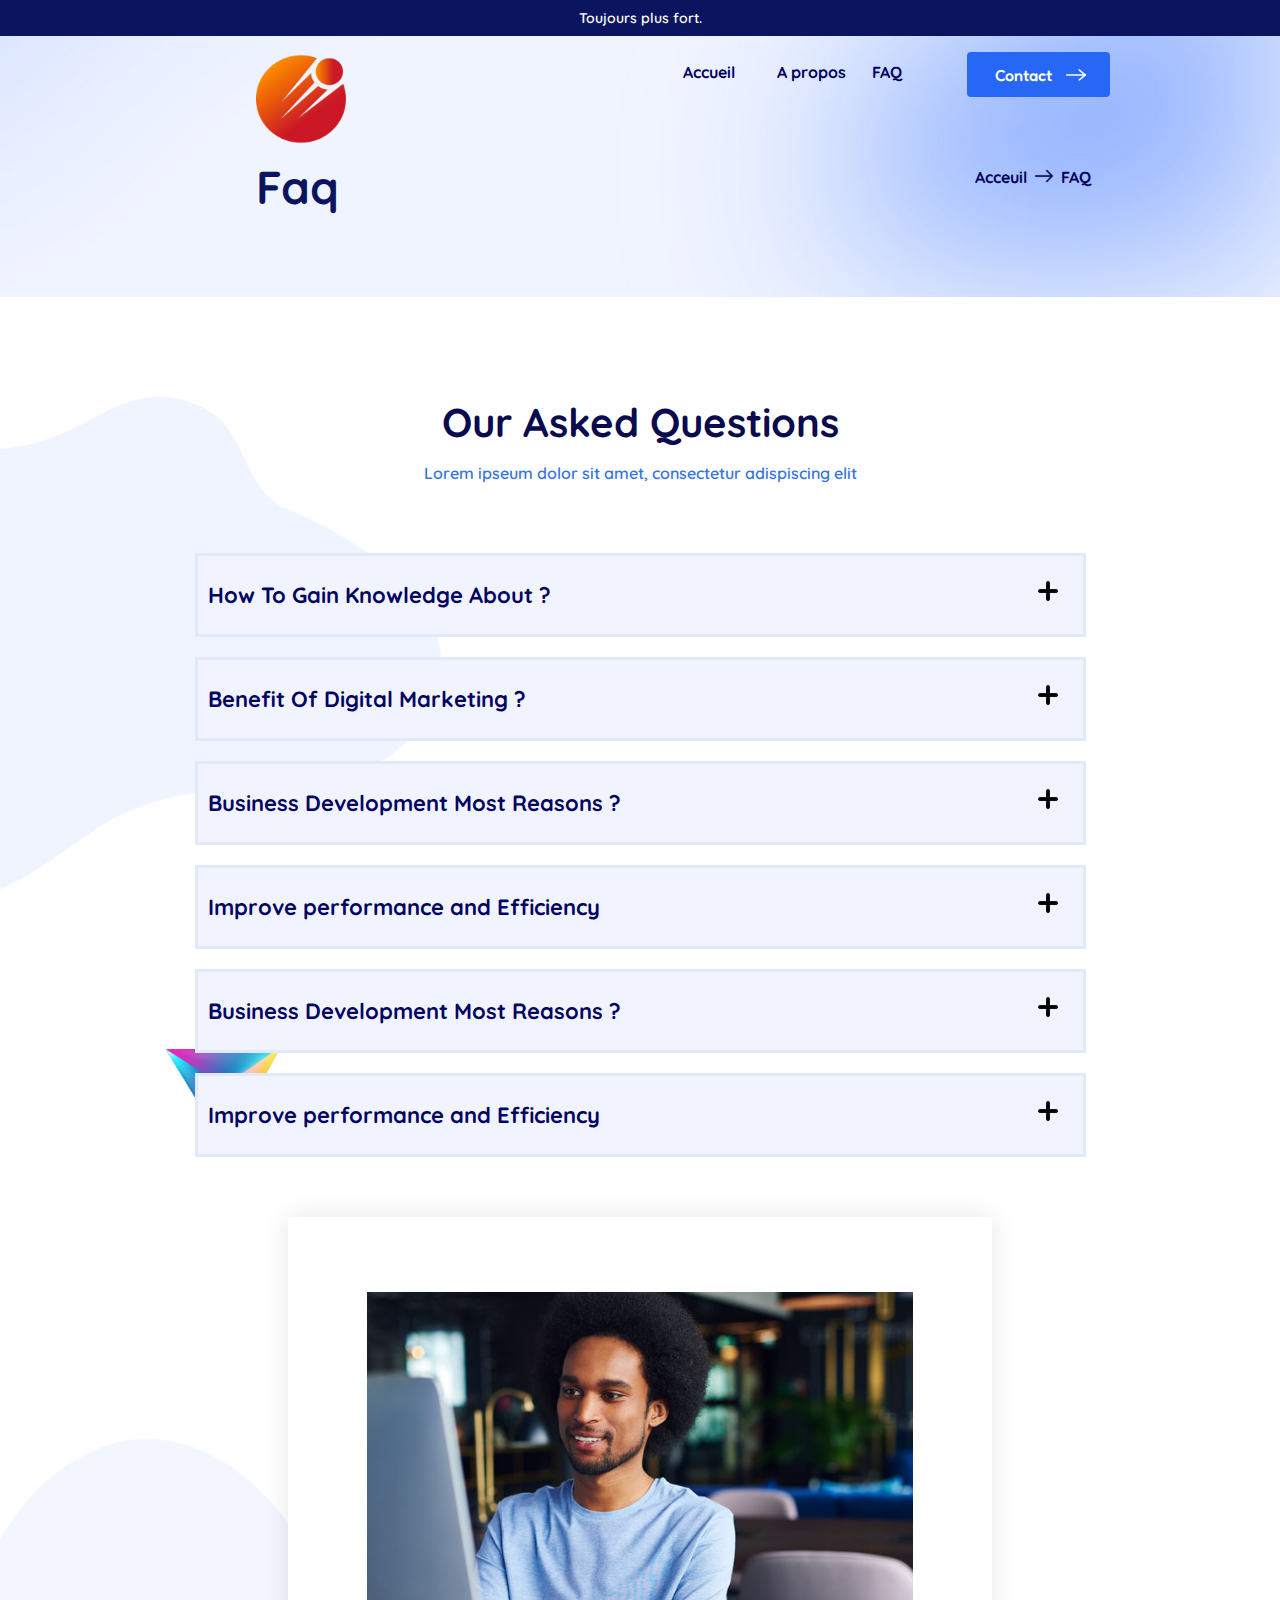
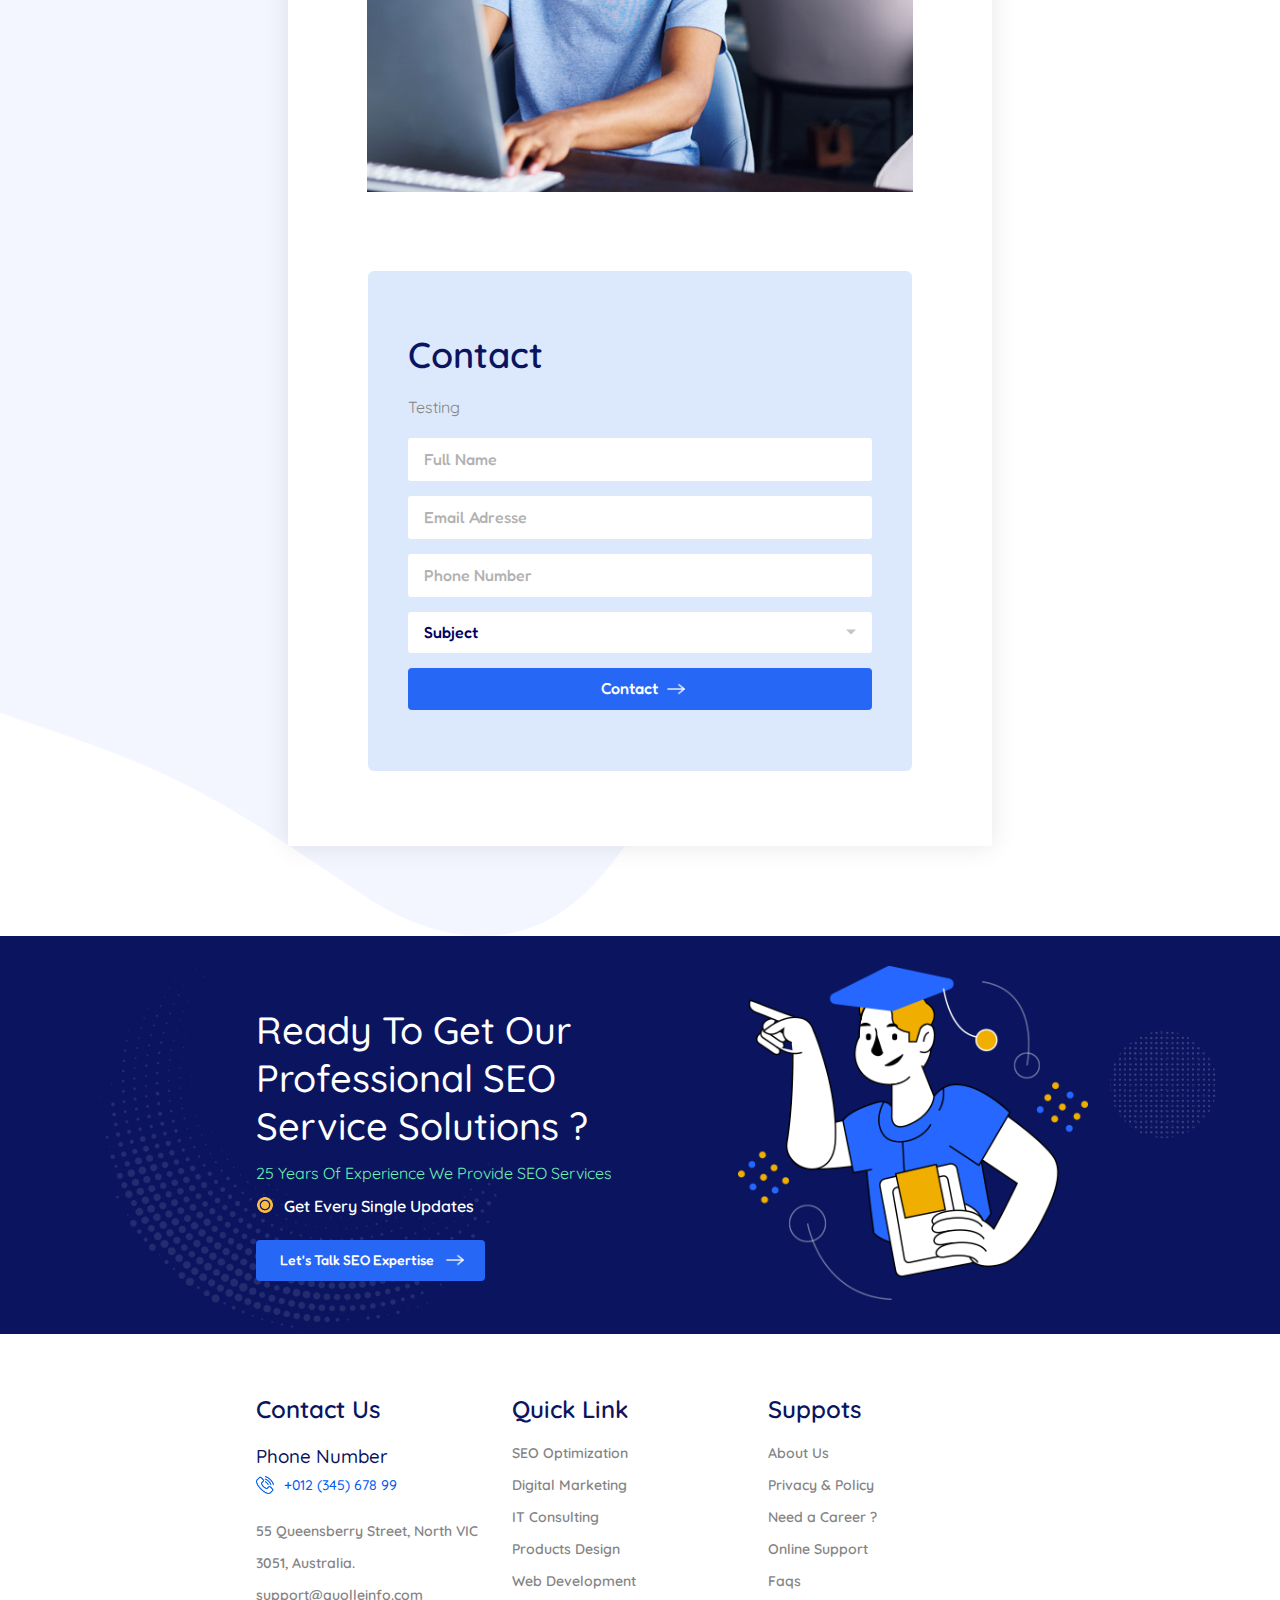
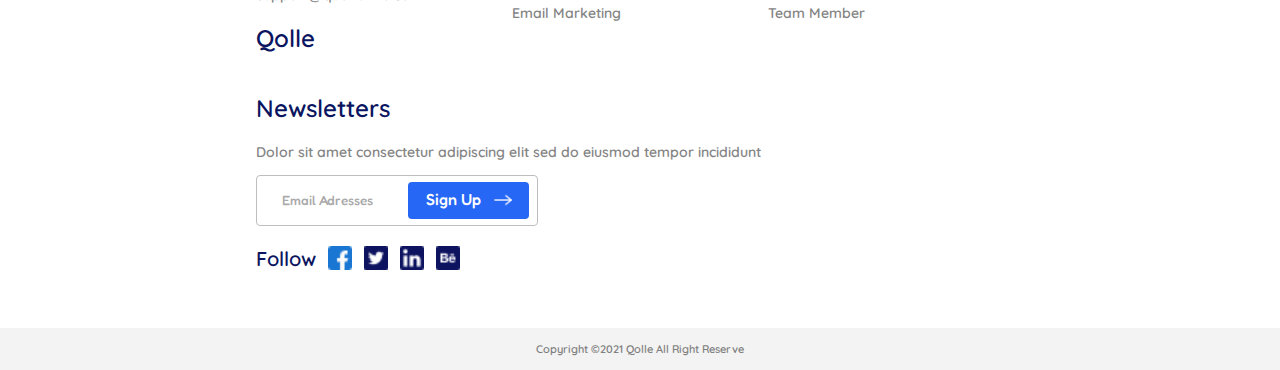
<file: projects/integration2-main/faq/faq.html>
<!DOCTYPE html>
<html lang="en">
<head>
    <meta charset="UTF-8">
    <meta name="viewport" content="width=device-width, initial-scale=1.0">
    <title>FAQ</title>
    <link rel="stylesheet" href="style.css">
    <link rel="preconnect" href="https://fonts.googleapis.com">
    <link rel="preconnect" href="https://fonts.gstatic.com" crossorigin>
    <link href="https://fonts.googleapis.com/css2?family=Fredoka:wght@300..700&display=swap" rel="stylesheet">
    <link href="https://fonts.googleapis.com/css2?family=Fredoka:wght@300..700&display=swap" rel="stylesheet">
    <link rel="preconnect" href="https://fonts.googleapis.com">
    <link rel="preconnect" href="https://fonts.gstatic.com" crossorigin>
    <link href="https://fonts.googleapis.com/css2?family=Fredoka:wght@300..700&family=Quicksand:wght@300..700&display=swap" rel="stylesheet">
    <link rel="preconnect" href="https://fonts.googleapis.com">
    <link rel="preconnect" href="https://fonts.gstatic.com" crossorigin>
    <link href="https://fonts.googleapis.com/css2?family=Fredoka:wght@300..700&family=Nunito+Sans:ital,opsz,wght@0,6..12,200..1000;1,6..12,200..1000&family=Quicksand:wght@300..700&display=swap" rel="stylesheet">
</head>
<body>
    <div class="blueQuote">
        <p>Toujours plus fort.</p>
    </div>

    <div class="bloc1">
        <div class="headerBloc1">
            <div class="logoBloc1">
                <a href="../main/index.html"><img src="png/logo.png" alt=""></a>
                <h1>Faq</h1>
            </div>
            <div class="menuBloc1">
                <a href="../main/index.html">Accueil</a>
                <a href="../aPropos/aPropos.html">A propos</a>
                <a href="../faq/faq.html">FAQ</a>
            </div>
            <div class="contactBloc1">
                <div class="contactButtonBloc1"><button>Contact<img src="png/fleche-droite.png" alt=""></button></div>
                <div class="textPartSousContact"> <a href="../main/index.html">Acceuil</a> <div class="flechePage"><img src="png/fleche-pointant-vers-la-droite.png" alt=""></div><a href="../faq/faq.html">FAQ</a></div>
            </div>
            <div class="menuResponsive">
                <a href="../menuResp/menu.html"><img src="./png/menu.png" alt=""></a>
            </div>
        </div>
    </div>

    <div class="bloc8bis">
        <div class="top-part">
            <h1>Our Asked Questions</h1>
            <h3>Lorem ipseum dolor sit amet, consectetur adispiscing elit</h3>
        </div>
    
        <div class="b8faq"><!-- Création des 6 questions avec réponses cachées -->
            <details>
                <summary>
                    <div><h4>How To Gain Knowledge  About ?</h4></div>
                    <div><img class="b8plus" src="png/plus.png" alt=""> <img class="b8moins" src="png/moins.png" alt=""></div>
                </summary>
                    <p> Sed ut perspiciatis unde omnis iste natus error sit voluptatem accusantium doloremque laudantium, totam rem aperiam, eaque ipsa quae ab illo inventore veriratis et quasi architecto beatae vitae dicta sunt expliabo. Nemo enim ipsam voluptatem quia voluptas sit aspernatur aut odit aut fugit</p>
            </details>
        
            <details>
                <summary>
                    <div><h4>Benefit Of Digital Marketing ?</h4></div>
                    <div><img class="b8plus" src="png/plus.png" alt=""> <img class="b8moins" src="png/moins.png" alt=""></div>
                </summary>
                    <p> Sed ut perspiciatis unde omnis iste natus error sit voluptatem accusantium doloremque laudantium, totam rem aperiam, eaque ipsa quae ab illo inventore veriratis et quasi architecto beatae vitae dicta sunt expliabo. Nemo enim ipsam voluptatem quia voluptas sit aspernatur aut odit aut fugit</p>
            </details>
        
            <details>
                <summary>
                    <div><h4>Business Development Most Reasons ?</h4></div>
                    <div><img class="b8plus" src="png/plus.png" alt=""> <img class="b8moins" src="png/moins.png" alt=""></div>
                </summary>
                    <p> Sed ut perspiciatis unde omnis iste natus error sit voluptatem accusantium doloremque laudantium, totam rem aperiam, eaque ipsa quae ab illo inventore veriratis et quasi architecto beatae vitae dicta sunt expliabo. Nemo enim ipsam voluptatem quia voluptas sit aspernatur aut odit aut fugit</p>
            </details>
        
            <details>
                <summary>
                    <div><h4>Improve performance and Efficiency</h4></div>
                    <div><img class="b8plus" src="png/plus.png" alt=""> <img class="b8moins" src="png/moins.png" alt=""></div>
                </summary>
                    <p> Sed ut perspiciatis unde omnis iste natus error sit voluptatem accusantium doloremque laudantium, totam rem aperiam, eaque ipsa quae ab illo inventore veriratis et quasi architecto beatae vitae dicta sunt expliabo. Nemo enim ipsam voluptatem quia voluptas sit aspernatur aut odit aut fugit</p>
            </details>
        
            <details>
                <summary>
                    <div><h4>Business Development Most Reasons ?</h4></div>
                    <div><img class="b8plus" src="png/plus.png" alt=""> <img class="b8moins" src="png/moins.png" alt=""></div>
                </summary>
                    <p> Sed ut perspiciatis unde omnis iste natus error sit voluptatem accusantium doloremque laudantium, totam rem aperiam, eaque ipsa quae ab illo inventore veriratis et quasi architecto beatae vitae dicta sunt expliabo. Nemo enim ipsam voluptatem quia voluptas sit aspernatur aut odit aut fugit</p>
            </details>
        
            <details>
                <summary>
                    <div><h4>Improve performance and Efficiency</h4></div>
                    <div><img class="b8plus" src="png/plus.png" alt=""> <img class="b8moins" src="png/moins.png" alt=""></div>
                </summary>
                    <p> Sed ut perspiciatis unde omnis iste natus error sit voluptatem accusantium doloremque laudantium, totam rem aperiam, eaque ipsa quae ab illo inventore veriratis et quasi architecto beatae vitae dicta sunt expliabo. Nemo enim ipsam voluptatem quia voluptas sit aspernatur aut odit aut fugit</p>
            </details>
        </div>
        <div class="formulaireBloc8">
            <div class="imgFormulaireBloc8">
                <img src="./png/img_Faq-PZZ7885.jpg" alt="">
            </div>
            <div class="formulaire">
                <h3>Contact</h3>
                <h4>Testing</h4>
                <input type="text" name="Full Name" placeholder="Full Name">
                <input type="email" name="email" placeholder="Email Adresse">
                <input type="tel" placeholder="Phone Number">
                <select class="subject">
                    <option value="">Subject</option>
                    <option value="">Subject2</option>
                    <option value="">Subject3</option>
                    <option value="">Subject4</option>
                </select>
                <div class="contactBloc8">
                    <button>Contact<img src="png/fleche-droite.png" alt=""></button>
                </div>
            </div>
        </div>
    </div>
    

    <body>
        <div class="bloc5">
            <div class="section1Bloc5">
                <div class="textPartSection1Bloc5">
                    <h1>Ready To Get Our Professional SEO Service Solutions ?</h1>
                    <h2>25 Years Of Experience We Provide SEO Services</h2>
                    <div class="updateBloc5">
                        <div><img src="png/cercle.png" alt=""></div>
                        <div><p>Get Every Single Updates</p></div>
                    </div>
                    <button>Let's Talk SEO Expertise <img src="png/fleche-droite.png" alt=""></button>
                </div>
                <div class="imageSection1Bloc5">
                    <img src="png/img-seo.png" alt="">
                </div>
            </div>
            <div class="section2Bloc5">
                <div class="menuBloc5">
                    <h2>Contact Us</h2>
                    <h3>Phone Number</h3>
                    <div class="phoneNumberBloc5">
                        <div><img src="png/appel.png" alt=""></div>
                        <div><p>+012 (345) 678 99</p></div>
                    </div>
                    <p>55 Queensberry Street, North VIC</p>
                    <p>3051, Australia.</p>
                    <p>support@quolleinfo.com</p>
                    <h2>Qolle</h2>
                </div>
                <div class="menuBloc5">
                    <h2>Quick Link</h2>
                    <p>SEO Optimization</p>
                    <p>Digital Marketing</p>
                    <p>IT Consulting</p>
                    <p>Products Design</p>
                    <p>Web Development</p>
                    <p>Email Marketing</p>
                </div>
                <div class="menuBloc5">
                    <h2>Suppots</h2>
                    <p>About Us</p>
                    <p>Privacy & Policy</p>
                    <p>Need a Career ?</p>
                    <p>Online Support</p>
                    <p>Faqs</p>
                    <p>Team Member</p>
                </div>
                <div class="menuBloc5">
                    <h2>Newsletters</h2>
                    <p>Dolor sit amet consectetur adipiscing elit sed do eiusmod tempor incididunt</p>
                    <div class="signUp">
                        <input type="email" placeholder="Email Adresses">
                        <button>Sign Up <img src="png/fleche-droite.png" alt=""></button>
                    </div>
                    <div class="followBloc5">
                        <div><h2>Follow</h2></div>
                        <div><a href="https://facebook.com" target="_blank"><img src="png/facebook.png" alt=""></a></div>
                        <div><a href="https://x.com/" target="_blank"><img src="png/twitter.png" alt=""></a></div>
                        <div><a href="https://www.linkedin.com/" target="_blank"><img src="png/logo-linkedin.png" alt=""></a></div>
                        <div><a href="https://www.behance.net/" target="_blank"><img src="png/behance.png" alt=""></a></div>
                    </div>
                </div>
            </div>
            <div class="copyright">
                <p>Copyright &copy;2021 Qolle All Right Reserve</p>
            </div>
        </div>    
</body>
</html>
</file>
<file: projects/POC2025-main/style.css>
body{
    margin: 0;
}

header{
    display: flex;
    padding: 0 16%;
    box-shadow: 0px 2px 6px 0px rgba(163,163,163,0.45);
}

header img{
    width: 50px;
    margin: 16px 0;
}

header .nav{
    display: flex;
    align-items: center;
    margin-left: auto;
}


header .nav a{
    margin: 0 40px;
    text-decoration: none;
    color: #1e3d60;
    font-family: "Kumbh Sans", serif;
    font-weight: 700;
    transition: 0.5s;
}

header .nav a:hover{
    color: #f26a2e;
    transition: 0.5S;
}

header .bb{
    display: none;
}

.sec1{
    display: flex;
    padding: 100px 16%;
    justify-content: space-between;
    align-items: center;
} 

.sec1 .text{
    flex: 1;
    padding-right: 20px;
}

.sec1 .img {
    flex: 1;
}

.sec1 .img img{
    width: 100%;
    border-radius: 45px;
}

.sec1 h1{
    font-size: 48px;
    font-family: "Newsreader", serif;
    font-weight: 600;
    color: #0f437f;
}

.sec1 p{
    font-size: 14px;
    font-family: "Kumbh Sans", serif;
    color: #1e3d60;
}

.sec1 .exp{
    margin-right: 10px;
    padding: 15px 25px;
    border: none;
    background-color: #1e3d60;
    color: white;
    font-family: "Kumbh Sans", serif;
    font-weight: 600;
    border-radius: 25px;
    cursor: pointer;
    margin-top: 20px;
    transition: 0.5s;
}

.sec1 .exp:hover{
    background-color: #1e3d6091;
    transition: 0.5s;
    padding: 16px 26px;
}

.sec1 .ln{
    background-color: #d3d6da ;
    color: #1e3d60 ;
    padding: 15px 25px;
    border: none;
    font-family: "Kumbh Sans", serif;
    font-weight: 700;
    border-radius: 25px;
    cursor: pointer;
    margin-top: 20px;
    transition: 0.5s;
}

.sec1 .ln:hover{
    background-color: #d3d6dab3;
    transition: 0.5s;
    padding: 16px 26px;
}

.sec2{
    background-color: #1e3d60;
    justify-content: center;
    text-align: center;
    padding: 100px 16%;
}

.sec2 h2{
    color: white;
    font-family: "Newsreader", serif;
    font-weight: 600;
    font-size: 32px;
}

.sec2 .allCat {
    display: flex;
    justify-content: center;
    margin-top: 50px;
}

.sec2 .allCat .catG{
    background-color: white;
    margin: 0 20px;
    padding: 30px;

}

.sec2 .allCat .catG img{
    width: 100%;
    border-radius: 45px;

}

.sec2 .allCat .catG p{
    text-align: left;
}

.sec2 .allCat .catG .title{
    font-family: "Newsreader", serif;
    font-weight: 600;
    font-size: 20px;
    color: #0f437f;
}

.sec2 .allCat .catG .info{
    line-height: 1.5;
    font-family: "Newsreader", serif;
    color: rgb(126, 126, 126);
}

.sec2 .allCat .catG .btn {
    text-align: left;
}

.sec2 .allCat .catG .btn button{
    padding: 10px 20px;
    border: none;
    background-color: #0f437f;
    color: white;
    font-family: "Kumbh Sans", serif;
    font-weight: 600;
    border-radius: 25px;
    cursor: pointer;
    margin-top: 10px;
    transition: 0.5s;
}

.sec2 .allCat .catG .btn button:hover{
    background-color: #1e3d60;
    transition: 0.5s;
    padding: 12px 22px;
}

.sec2 button:hover{
    background-color: #1e3d6091;
    transition: 0.5s;
    padding: 16px 26px;
}

.sec2 .btnExterne {
    padding: 15px 25px;
    border: none;
    background-color: #0f437f;
    color: white;
    font-family: "Kumbh Sans", serif;
    font-weight: 600;
    border-radius: 25px;
    cursor: pointer;
    margin-top: 50px;
    transition: 0.5s;
}

.sec3{
    display: flex;
    padding: 100px 16%;
    justify-content: space-between;
    align-items: center;
}

.sec3 .text{
    flex: 1;
    padding-right: 20px;
}

.sec3 .text h1{
    font-family: "Newsreader", serif;
    font-weight: 600;
    color: #0f437f;
    font-size: 36px;
}

.sec3 .text p{
    font-family: "Kumbh Sans", serif;
    color: #0f437f;
    font-size: 12px;
    font-weight: 500;
}

.sec3 .text .blue{
    margin-right: 10px;
    padding: 15px 25px;
    border: none;
    background-color: #1e3d60;
    color: white;
    font-family: "Kumbh Sans", serif;
    font-weight: 600;
    border-radius: 25px;
    cursor: pointer;
    margin-top: 10px;
}

.sec3 .text .gray{
    background-color: #1e3d6034;
    color: #1e3d60;
    padding: 15px 25px;
    border: none;
    font-family: "Kumbh Sans", serif;
    font-weight: 600;
    border-radius: 25px;
    cursor: pointer;
    margin-top: 10px;
}

.sec3 .right {
    flex: 1;
}

.sec3 .right .img img{
    width: 100%;
    border-radius: 20px;
}

.sec3 .right .quote {
    position: relative;
    z-index: 2;
    background-color: white;
    margin: -100px auto 0 auto;
    width: 76%;
    box-shadow: 0px 2px 29px 3px rgba(163,163,163,0.27);
    padding: 25px;
    border-radius: 20px;
}

.sec3 .right .quote h2{
    font-family: "Newsreader", serif;
    font-weight: 700;
    color: #0f437f;
    font-size: 16px;
    line-height: 1.3;
    margin-top: 5px;
}

.sec3 .right .quote .name{
    font-family: "Kumbh Sans", serif;
    font-size: 12px;
    font-weight: 700;
    margin-bottom: 4px;
    color: #1e3d60;
}

.sec3 .right .quote .post{
    font-family: "Kumbh Sans", serif;
    font-size: 12px;
    font-weight: 400;
    color: rgb(126, 126, 126);
    margin-top: 0;
}

.sec4{
    display: flex;
    padding: 100px 16%;
    background-image: url("img/canyon.jpg");
    background-position: center ;
    background-repeat: no-repeat;
    background-size: cover;
}

.sec4 .text{
    flex: 1;
    padding-right: 20px;
    margin-top: 20px;
}

.sec4 .text h1{
    font-family: "Newsreader", serif;
    font-weight: 600;
    color: #0f437f;
    font-size: 28px;
}

.sec4 .text p{
    font-family: "Kumbh Sans", serif;
    color: white;
    font-size: 11px;
    font-weight: 300;
    line-height: 1.5;
}

.sec4 .text button{
    background-color: white;
    color: #0f437f;
    padding: 15px 35px;
    border: none;
    font-family: "Kumbh Sans", serif;
    font-weight: 700;
    font-size: 12px;
    border-radius: 25px;
    cursor: pointer;
    margin-top: 10px;
    transition: 0.5s;
}

.sec4 .text button:hover{
    background-color: #f26a2e;
    color: white;
    transition: 0.5s;
}

.sec4 .stats{
    flex: 2;
    display: flex;
    align-items: center;
}

.sec4 .stats .left{
    flex: 1;

}

.sec4 .stats .right{
    flex: 1;

}

.sec4 .stat {
    background-color: white;
    padding: 10px 20px;
    margin: 16px 16px 16px 0;
    border-radius: 16px;
    text-align: center;
}

.sec4 .stat p{
    color:#62778F;
    font-family: "Kumbh Sans", serif;
    
}

.sec4 .stat .numb{
    font-size: 38px;
    font-weight: 700;
    margin: 8px 0;
}

.sec4 .stat .info{
    font-size: 12px;
    font-weight: 500;
    margin-bottom: 26px;
}

footer{
    display: flex;
    padding: 0 16%;
    justify-content: space-between;
    background-color: #1e3d60;
}

footer .left{
    color: rgba(255, 255, 255, 0.458);
    font-family: "Kumbh Sans", serif;
    font-size: 10px;
}

footer .right {
    display: flex;
    align-items: center;
}

footer .right img{
    width: 12px;
    margin: 9px 3px;
    padding: 4px;
    background-color: white;
    border-radius: 15px;
}

@media screen and (max-width:767px) {
    header{
        display: flex;
        justify-content: space-between;
        padding: 0 16%;
        box-shadow: 0px 2px 6px 0px rgba(163,163,163,0.45);
    }
    
    header img{
        width: 26px;
        margin: 16px 0;
    }
    
    header .nav{
        display: none
    }
    
    header .nav a{
        margin: 0 40px;
        text-decoration: none;
        color: #1e3d60;
        font-family: "Kumbh Sans", serif;
        font-weight: 700;
    }

    header .bb{
        display: inherit;
    }
    
    .sec1{
        display: grid;
        padding: 50px 16%;
        justify-content: space-between;
        align-items: center;
    } 

    .sec1 .ln{
        margin-bottom: 20px;
    }
    
    .sec2 .allCat {
        display: grid;
    }

    .sec2 .allCat .catG {
        margin: 20px 20px;
    }
    
    .sec3{
        display: grid;
    }
    
    .sec3 .text .gray{
        margin-bottom: 20px;
    }
    
    .sec3 .right .img img{
        width: 100%;
        border-radius: 20px;
    }
      
    .sec4{
        display: grid;
    }
}
</file>
<file: projects/integration2-main/main/style.css>
body{
    margin: 0;
    font-family: "Quicksand", sans-serif;
    font-optical-sizing: auto;
    font-weight: 600;
    font-style: normal;
    -moz-user-select: none; /* Firefox */
    -webkit-user-select: none; /* Chrome, Safari, Opéra depuis la version 15 */
    -ms-user-select: none; /* Internet explorer depuis la version 10 et Edge */
    user-select: none; /* Propriété standard */
}

.blueQuote p{
    font-size: 14px;
    margin: 0px;
    text-align: center;
    background-color: #0B155F;
    padding-top: 9px;
    padding-bottom: 9px;
    color: white;
    width: 100%; 
}

.bloc1{
    padding-left: 20%;
    background-image: url(png/bgslider.jpg);
    background-repeat: no-repeat;
    background-position:bottom;
    background-size: cover ;
}

.headerBloc1{
    display: flex;
}

.logoBloc1{
    flex: 1.5;
    margin-top: 26px;
}

.logoBloc1 img{
    width: 110px;
}

.menuBloc1{
    flex: 1;
    font-weight: 700;
    font-size: 16px;
    margin-top: 26px;
    display: grid;
    grid-template-columns: repeat(3, 1fr);
    justify-content: space-between;
}

.menuResponsive{
    display: none;
}

.menuBloc1 a{
    text-decoration: none;
    color: #000060;
}

.menuBloc1 a:hover{
    color: #2D71F6;
}

.contactBloc1{
    flex:1.1;
    margin-top: 16px;
}

.contactBloc1 button{
    border:none;
    border-radius: 4px;
    background-color: #2767F6;
    color: white;
    font-family: "Quicksand", sans-serif;
    font-optical-sizing: auto;
    font-weight: 600;
    font-style: normal;
    font-size: 16px;
    padding: 7px 18px 12px 28px;
    transition: 0.5s;
}

.contactBloc1 button:hover{
    font-size: 16px;
    transition: 0.5s;
}

.contactBloc1 img{
    width: 28px;
    margin-left: 4px;
    margin-bottom: -9px;
}

.mainBloc1{
    display: flex;
}

.textPart{
    flex: 1;
}

.textPart h1{
    font-weight: 700;
    font-size: 70px;
    margin-top: 68px;
    margin-bottom: 0;
    color: #000060;
    line-height: 1.1;
}

.textPart p{
    margin-top: 18px;
    color:#000060 ;
    line-height: 1.5;
    margin-bottom: 36px;
}

.textPart img{
    width: 28px;
    margin-left: 4px;
    margin-bottom: -9px;
}

.illustrationBloc1{
    flex: 2;
    justify-content: right;
    text-align: right;
    margin-top: -70px;
    overflow: hidden;
}

.illustrationBloc1 img{
    width: 780px;
}

@media screen and (max-width :800px) {
    .bloc1{
        padding-left: 20px;
        background-image: url(png/bgslider.jpg);
        background-repeat: no-repeat;
        background-position:bottom;
        background-size: cover ;
        height: 855px;
    }
    
    .headerBloc1{
        display: flex;
    }
    
    .logoBloc1{
        flex: 1.5;
        margin-top: 26px;
    }
    
    .logoBloc1 img{
        width: 110px;
    }
    
    .menuBloc1{
        display: none
    }

    .menuResponsive{
        display: inherit;
        padding-top: 26px;
        padding-right: 26px;
    }
    
    .menuResponsive img{
        width: 28px;
    }
    
    .headerBloc1 .contactBloc1{
        display: none;
    }
    
    .contactBloc1 button{
        border:none;
        border-radius: 4px;
        background-color: #2767F6;
        color: white;
        font-family: "Fredoka", sans-serif;
        font-optical-sizing: auto;
        font-weight: 500;
        font-style: normal;
        font-size: 16px;
        padding: 7px 18px 12px 28px;
        transition: 0.5s;
    }
    
    .contactBloc1 button:hover{
        font-size: 16px;
        transition: 0.5s;
    }
    
    .contactBloc1 img{
        width: 28px;
        margin-left: 4px;
        margin-bottom: -9px;
    }
    
    .mainBloc1{
        display: flex;
    }
    
    .textPart{
        position: absolute;
        margin-right: 30%;
    }
    
    .textPart h1{
        font-weight: 500;
        font-size: 70px;
        margin-top: 68px;
        margin-bottom: 0;
        color: #000060;
        line-height: 1.1;
    }
    
    .textPart p{
        margin-top: 18px;
        color:#000060 ;
        line-height: 1.5;
        margin-bottom: 36px;
    }
    
    .textPart img{
        width: 28px;
        margin-left: 4px;
        margin-bottom: -9px;
    }
    
    .illustrationBloc1{
        flex: 2;
        justify-content: right;
        text-align: right;
        margin-top: -70px;
        overflow: hidden;
    }
    
    .illustrationBloc1 img{
        width: 682px;
        margin-right: -46%;
        padding-bottom: 130px;
    }
}

@media screen and (max-width :630px){
    .illustrationBloc1{
        display: none;
    }

    .textPart{
        position: static;
        margin-right: 0;
    }
}


.bloc22{
    display: flex;
    width: 100%;
    height: 800px;
    background-color: #0B155F;
    background-image: url(png/bg-5.png);
    background-size: 90%; 
    background-repeat: no-repeat; 
    background-position: center; 
}

.pictureBloc22 {
    flex:1;
    display: flex;
    justify-content: center;
    margin-top: 50px;
    animation: moveBack 1s ease-in-out infinite alternate;
}

@keyframes moveBack {
    0% {
        transform: translateY(0); /
    }
    50% {
        transform: translateY(-10px); 
    }
    100%{
        transform: translateY(10px); 
    }
}
  
.greenshapeBloc22{
    position: absolute;
    margin-left: 17%;
    margin-top: 18%;
    width: 443px;
}

.blueshapeBloc22{
    position: absolute;
    margin-left: 6%;
    margin-top: 9%;
    width: 228px;
}

.ppBloc22{
    position: absolute;
    width: 376px;
    margin-top: 7%;
    margin-left: 19%;
    border-radius: 0px 0px 185px 134px;
}

.textPartBloc22{
    flex: 1;
    position: relative;
    padding-top: 86px ;
    padding-left: 200px;
    width: 450px;
}

.textPartBloc22 h2{
    color: white;
    font-size: 42px;
    font-weight: 500;
    letter-spacing: 2px;
    margin-bottom: 0;
}

.sousTitreBloc22{
    color:#6FF0B1;
    font-size: 24px;
}

.textPartBloc22{
    color: #BBC0CC;
    font-size: 19px;
    
}
  
.textPartBloc22 p {
    padding-right: 40%;
    line-height: 2;
}

.sousTextBloc22{
    display: flex;
    margin-bottom: 40px;
}

.sousTextBloc22 img{
    margin-top: 45px;
    margin-right: 25px;
    width: 38px;
}

.sousTextBloc22 p{
    font-size: 16px;
}

.textPartBloc22 button{
    background-color: unset;
    border-style: solid;
    border-color: #bbc0cc7f;
    border-width: 1.5px;
    color: white;
    border-radius: 2px;
    font-family: "Fredoka", sans-serif;
    font-optical-sizing: auto;
    font-weight: 500;
    font-style: normal;
    font-size: 16px;
    padding-top: 10px;
    padding-bottom: 14px ;
    padding-right: 14px;
    padding-left: 18px;
}

.textPartBloc22 button img{
    margin-bottom: -12px;
}

@media screen and (max-width:1160px) {
    .bloc22{
        display: grid;
        height: 800px;
    }
    
    .bloc22{
        width:unset;
        height:1500px ;
        background-color: #0B155F;
        background-image: unset;
    }
    
    .pictureBloc22 {
        flex:1;
        animation: unset;
        display: unset;
        margin-top: 0;
    }
      
    .greenshapeBloc22{
        position: absolute;
        margin-left: 17%;
        margin-top: 18%;
        width: 443px;
    }
    
    .blueshapeBloc22{
        position: absolute;
        margin-left: 18%;
        margin-top: 9%;
        width: 228px;
    }
    
    .ppBloc22{
        position: absolute;
        width: 376px;
        margin-top: 7%;
        margin-left: 19%;
        border-radius: 0px 0px 185px 134px;
    }
    
    .textPartBloc22{
        flex: 1;
        position: relative;
        padding-top: 552px ;
        padding-left: 115px;
        width: 450px;
    }
    
    .textPartBloc22 h2{
        color: white;
        font-size: 42px;
        font-weight: 500;
        letter-spacing: 2px;
        margin-bottom: 0;
    }
    
    .sousTitreBloc22{
        color:#6FF0B1;
        font-size: 24px;
    }
    
    .textPartBloc22{
        color: #BBC0CC;
        font-size: 19px;
        
    }
      
    .textPartBloc22 p {
        padding-right: 40%;
        line-height: 2;
    }
    
    .sousTextBloc22{
        display: flex;
        margin-bottom: 40px;
    }
    
    .sousTextBloc22 img{
        margin-top: 45px;
        margin-right: 25px;
        width: 38px;
    }
    
    .sousTextBloc22 p{
        font-size: 16px;
    }
    
    .textPartBloc22 button{
        background-color: unset;
        border-style: solid;
        border-color: #bbc0cc7f;
        border-width: 1.5px;
        color: white;
        border-radius: 2px;
        font-family: "Fredoka", sans-serif;
        font-optical-sizing: auto;
        font-weight: 500;
        font-style: normal;
        font-size: 16px;
        padding-top: 10px;
        padding-bottom: 14px ;
        padding-right: 14px;
        padding-left: 18px;
    }
    
    .textPartBloc22 button img{
        margin-bottom: -12px;
    }
}

@media screen and (max-width: 600px) {
    .bloc22{
        display: grid;
        height: unset;
    }
    
    .bloc22{
        width: unset;
        height:1200px ;
        background-color: #0B155F;
        background-image: unset;
    }
    
    .pictureBloc22 {
        flex:1;
    }
      
    .greenshapeBloc22{
        position: absolute;
        margin-left: 6%;
        margin-top: 155px;
        width: 360px;
    }
    
    .blueshapeBloc22{
        position: absolute;
        margin-left: 6%;
        margin-top: 75px;
        width: 213px;
    }
    
    .ppBloc22{
        position: absolute;
        width: 300px;
        margin-top: 70px;
        margin-left: 16%;
        border-radius: 0px 0px 185px 134px;
    }
    
    .textPartBloc22{
        flex: 1;
        position: absolute;
        padding-top: 500px ;
        padding-left: 30px;
        padding-right: 30px;
        width: unset;
    }
    
    .textPartBloc22 h2{
        color: white;
        font-size: 42px;
        font-weight: 500;
        letter-spacing: 2px;
        margin-bottom: 0;
    }
    
    .sousTitreBloc22{
        color:#6FF0B1;
        font-size: 24px;
    }
    
    .textPartBloc22{
        color: #BBC0CC;
        font-size: 19px;
        
    }
      
    .textPartBloc22 p {
        padding-right: 0;
        line-height: 2;
    }
    
    .sousTextBloc22{
        display: flex;
        margin-bottom: 40px;
    }
    
    .sousTextBloc22 img{
        margin-top: 45px;
        margin-right: 25px;
        width: 38px;
    }
    
    .sousTextBloc22 p{
        font-size: 16px;
    }
    
    .textPartBloc22 button{
        background-color: unset;
        border-style: solid;
        border-color: #bbc0cc7f;
        border-width: 1.5px;
        color: white;
        border-radius: 2px;
        font-family: "Fredoka", sans-serif;
        font-optical-sizing: auto;
        font-weight: 500;
        font-style: normal;
        font-size: 16px;
        padding-top: 10px;
        padding-bottom: 14px ;
        padding-right: 14px;
        padding-left: 18px;
    }
    
    .textPartBloc22 button img{
        margin-bottom: -12px;
    }
}


.servicesBloc3{
    margin-top: 100px;
}

.servicesBloc3 h2{
    text-align: center;
    color: #0C1462;
    font-size: 42px;
    font-weight: 500;
    margin-bottom: 0;
}

.servicesBloc3 p{
    text-align: center;
    color: #3876F2;
}

.mainBloc3{
    display: flex;
    margin-top: 70px;
    margin-bottom: 100px;
}

.catgBloc3{
    flex: 1;
    display: flex;
    text-align: center;
    justify-content: right;
    margin-right: 30px;
}

.catgBloc3 img{
    width: 80px ;
}

.catgBloc3 h3{
    color: #0C1462;
    font-weight: 500;
    font-size: 20px;
    margin-bottom: 10px;
}

.catgBloc3 p{
    color: rgb(121, 121, 121);
    font-size: 13px;
    line-height: 2;
}

.catg1Bloc3{
    margin-right: 20px;
    height: 195px;
    width: 156px;
    padding: 40px;
    background-color: rgba(255, 255, 0, 0.1);
    border-radius: 15px;
}

.catg2Bloc3{
    margin-right: 20px;
    margin-top: 20px;
    height: 195px;
    width: 156px;
    padding: 40px;
    background-color: rgba(255, 192, 203, 0.105);
    border-radius: 15px;
}

.catg3Bloc3{
    height: 195px;
    width: 156px;
    padding: 40px;
    background-color: rgba(255, 166, 0, 0.103);
    border-radius: 15px;
}

.catg4Bloc3{
    margin-top: 20px;
    height: 195px;
    width: 156px;
    padding: 40px;
    background-color: rgba(238, 130, 238, 0.1);
    border-radius: 15px;
}

.illustrationBloc3{
    flex: 1;
    margin-left: 30px;
}

.illustrationBloc3 img{
    width: 470px;
}

@media screen and (max-width : 1100px) {
    
    .servicesBloc3{
        margin-top: 0px;
    }
    
    .servicesBloc3 h2{
        text-align: center;
        color: #0C1462;
        font-size: 36px;
        font-weight: 500;
        margin-bottom: 0;
        margin-top: 50px;
    }
    
    .servicesBloc3 p{
        text-align: center;
        color: #3876F2;
        font-size: 14px;
        margin-top: 10px;
    }
    
    .mainBloc3{
        display: grid;
        margin-top: 54px;
    }
    
    .catgBloc3{
        flex: 1;
        display: flex;
        text-align: center;
        justify-content: center;
        margin: auto 0;
    }
    
    .catgBloc3 img{
        width: 56px ;
    }
    
    .catgBloc3 h3{
        color: #0C1462;
        font-weight: 500;
        font-size: 17px;
        margin-bottom: 10px;
    }
    
    .catgBloc3 p{
        color: rgb(121, 121, 121);
        font-size: 11px;
        line-height: 1.5;
    }
    
    .catg1Bloc3{
        margin-right: 20px;
        height: 148px;
        width: 140px;
        padding: 30px;
        background-color: rgba(255, 255, 0, 0.1);
        border-radius: 15px;
    }
    
    .catg2Bloc3{
        margin-right: 20px;
        margin-top: 20px;
        height: 148px;
        width: 140px;
        padding: 30px;
        background-color: rgba(255, 192, 203, 0.105);
        border-radius: 15px;
    }
    
    .catg3Bloc3{
        height: 148px;
        width: 140px;
        padding: 30px;
        background-color: rgba(255, 166, 0, 0.103);
        border-radius: 15px;
    }
    
    .catg4Bloc3{
        margin-top: 20px;
        height: 148px;
        width: 140px;
        padding: 30px;
        background-color: rgba(238, 130, 238, 0.1);
        border-radius: 15px;
    }
    
    .illustrationBloc3{
        flex: 1;
        text-align: center;
        margin-top: 34px;
        margin-left: 0;
    }
    
    .illustrationBloc3 img{
        width: 356px;
    }
    
}


.bloc4{
    background-color: #F6F9FC;
    padding-bottom: 100px;
}

.titreDesCasBloc4{
    padding-top: 86px;
}

.titreDesCasBloc4 h2{
    text-align: center;
    color: #0C1462;
    font-size: 42px;
    font-weight: 500;
    margin-bottom: 0;
}

.titreDesCasBloc4 p{
    text-align: center;
    color: #3876F2;
    margin-bottom: 70px;
}

.illustrationBloc4{
    display: flex;
    justify-content: center;
    flex-direction: row;
    flex-wrap: wrap;
}

.catgBloc4{
    margin-left: 12px;
    margin-right: 12px;
    background-color: white;
    width: 310px;
    border-radius: 10px;
    margin-bottom: 24px;
}

.imgcatgBloc4 img{
    width: 310px;
}

.textPartBloc4{
    padding-left: 24px;
}

.textPartBloc4 p{
    color: rgb(121, 121, 121);
    font-size: 13px;
    margin-bottom: 5px;
}

.textPartBloc4 h2{
    color: #0C1462;
    font-size: 18px;
    font-weight: 500;
    margin-top: 0;
    padding-bottom: 8px;
}

@media screen and (max-width : 685px) {
    .bloc4{
        background-color: #F6F9FC;
        padding-bottom: 100px;
    }
    
    .titreDesCasBloc4{
        padding-top: 0;
    }
    
    .titreDesCasBloc4 h2{
        padding-top: 62px;
        margin-top: 0;
        text-align: center;
        color: #0C1462;
        font-size: 34px;
        font-weight: 500;
        margin-bottom: 0;
    }
    
    .titreDesCasBloc4 p{
        font-size: 14px;
        text-align: center;
        color: #3876F2;
        margin-bottom: 46px;
    }
    
    .illustrationBloc4{
        display: flex;
        justify-content: center;
        flex-direction: row;
        flex-wrap: wrap;
    }
    
    .catgBloc4{
        margin-left: 12px;
        margin-right: 12px;
        background-color: white;
        width: 180px;
        border-radius: 10px;
        margin-bottom: 24px;
    }
    
    .imgcatgBloc4 img{
        width: 180px;
    }
    
    .textPartBloc4{
        padding-left: 24px;
    }
    
    .textPartBloc4 p{
        color: rgb(121, 121, 121);
        font-size: 10px;
        margin-top: 4px;
        margin-bottom: 1px;
    }
    
    .textPartBloc4 h2{
        color: #0C1462;
        font-size: 13px;
        font-weight: 500;
        margin-top: 0;
        padding-bottom: 4px;
    }
}


.bloc4-1{
    display: flex;
    padding-top: 100px;
    padding-bottom: 100px;
}

.illustrationBloc4-1 {
    flex: 1;
    text-align: end;
    padding-right: 30px;
}

.illustrationBloc4-1 img{
    width: 400px;
}

.textPartBloc4-1{
    flex: 1;
    padding-left: 30px;
}

/*.textPartBloc4-1 h2, p, blockquote{
    width: 425px;
}
*/

.textPartBloc4-1 h2{
    color: #192381;
    font-size: 34px;
    font-weight: 500;
    margin-bottom: 0;
}

.textPartBloc4-1 p{
    color: #2D71F6;
    font-weight: 500;
    
}

.textPartBloc4-1 blockquote{
    border:solid;
    padding: 25px;
    border-width: 1.5px;
    border-color: rgba(175, 175, 175, 0.507);
    margin: 0;
    line-height: 2;
    color: #192381;
    font-weight: 500;
    margin: 45px 0 45px 0;
    width: 380px;
}

.profilQuote{
    display: flex;
    margin-left: 26px;
    margin-bottom: 30px;
}

.profilQuote img{
    border-radius: 50px ;
    width: 48px;
}

.profilQuote h2{
    margin-top: 0;
    margin-bottom: 0;
    padding-left: 16px;
    font-size: 22px;
    font-weight: 500;
    color: #192381;
}

.profilQuote p{
    margin-top: 0;
    padding-left: 16px;
    color: #2D71F6;
    font-weight: 500;
}

.qPoints{
    display: flex;
    margin-left: 12px;
}

.qPoints img{
    width: 11px;
    padding: 3px;
}

.qPoints .grosPoint img{
    width: 15px;
    margin-top: -2px;
}


@media screen and (max-width : 1019px){
    
.bloc4-1{
    display: grid;
    padding-top: 100px;
    padding-bottom: 100px;
    padding: 20px 30px 70px 30px;
}

.illustrationBloc4-1 {
    flex: 1;
    text-align: center;
    padding-right: 0;
}

.illustrationBloc4-1 img{
    width: 350px;
}

.textPartBloc4-1{
    flex: 1;
    padding-left: 0;
    margin: 0 auto;
    width: 350px;
}

/*.textPartBloc4-1 h2, p, blockquote{
    width: 425px;
}*/

.textPartBloc4-1 h2{
    color: #192381;
    font-size: 34px;
    font-weight: 500;
    margin-bottom: 0;
}

.textPartBloc4-1 p{
    color: #2D71F6;
    font-weight: 500;
    
}

.textPartBloc4-1 blockquote{
    border:solid;
    padding: 25px;
    border-width: 1.5px;
    border-color: rgba(175, 175, 175, 0.507);
    margin: 0;
    line-height: 2;
    color: #192381;
    font-weight: 500;
    margin: 45px 0 45px 0;
    width: 88%;
}


.profilQuote{
    display: flex;
    margin-left: 26px;
    margin-bottom: 30px;
}

.profilQuote img{
    border-radius: 50px ;
    width: 48px;
}

.profilQuote h2{
    margin-top: 0;
    margin-bottom: 0;
    padding-left: 16px;
    font-size: 22px;
    font-weight: 500;
    color: #192381;
}

.profilQuote p{
    margin-top: 0;
    padding-left: 16px;
    color: #2D71F6;
    font-weight: 500;
}

.qPoints{
    display: flex;
    margin-left: 12px;
}

.qPoints img{
    width: 11px;
    padding: 3px;
}

.qPoints .grosPoint img{
    width: 15px;
    margin-top: -2px;
}
}


.bloc4-2{
    display: flex;
    padding: 90px 25% 100px 25%;
    background-image: url(png/bg-2.png);
    background-size: cover;
    background-repeat: no-repeat;
    background-color: #2767F6;
}

.textPartBloc4-2{
    flex: 1;
    margin-right: 20px;
    
}

.textPartBloc4-2 h1{
    color: white;
    font-weight: 500;
    font-size: 38px;
    padding-top: 25px;
    margin-bottom: 15px;
}

.textPartBloc4-2 span{
    color: white;
    font-weight: 400;
    font-size: 15px;
}

.textPartBloc4-2 p{
    color: rgba(255, 255, 255, 0.712);
    font-weight: 300;
    font-size: 16px;
    line-height: 1.8;
    padding-top: 10px;
}

.textPartBloc4-2 .number{
    display: flex;
}

.textPartBloc4-2 .number h1{
    padding-top: 0;
    margin-bottom: 0;
}

.textPartBloc4-2 .number p{
    padding-top: 0;
    margin-top: 0;
    font-weight: 400;
}

.numberPress{
    margin-right: 50px;
}

.formulaireBloc4-2withLine{
    flex: 1;
    margin-left: 20px;
    display: grid;
}

.formulaireBloc4-2{
    display: grid;
    padding: 40px;
    height: 420px;
    background-color: white;
    border-radius: 6px;
}

.formulaireBloc4-2 h3{
    margin: 0;
    font-size: 36px;
    font-weight: 500;
    margin-bottom: 8px;
    margin-block-start: auto;
    color: #0B155F;
}

.formulaireBloc4-2 h4 {
    font-size: 16px;
    color: #848484;
    font-weight: 400;
    margin-top: 0;

}

.formulaireBloc4-2 input{
    margin: 0 0 15px 0;
    background-color: #EFF4FF;
    border: solid;
    border-width: 1px;
    border-color: #d2e0ff;
    border-radius: 1px;
    padding-left: 16px;
    padding-top: 10px;
    padding-bottom: 10px;
    color: #848484;
    font-weight: 500;    
    font-family: "Fredoka", sans-serif;
    font-optical-sizing: auto;
    font-style: normal;
    font-size: 16px;
    outline: none;
}

.formulaireBloc4-2 ::placeholder{
    color:#8484849f;
}

.formulaireBloc4-2 select {
    background-color: #EFF4FF;
    border: solid;
    border-width: 1px;
    border-color: #d2e0ff;
    border-radius: 1px;
    padding-left: 16px;
    padding-right: 16px;
    padding-top: 10px;
    padding-bottom: 10px;
    color:#000060;
    font-weight: 500;    
    font-family: "Fredoka", sans-serif;
    font-optical-sizing: auto;
    font-style: normal;
    font-size: 16px;
    appearance: none;
    background-image: url("./png/fleche-deroulante\ \(1\).png");
    background-repeat: no-repeat;
    background-position: right 1rem top 50%;
    background-size: 0.65rem auto;
    outline: none;
}

.contactBloc4-2 button{
    margin-top: 15px;
    border:none;
    border-radius: 4px;
    background-color: #2767F6;
    color: white;
    font-family: "Fredoka", sans-serif;
    font-optical-sizing: auto;
    font-weight: 500;
    font-style: normal;
    font-size: 16px;
    padding: 7px 18px 12px 28px;
    width: 100%;
    transition: 0.5s;

}

.contactBloc4-2 img{
    width: 28px;
    margin-left: 4px;
    margin-bottom: -9px;
}

.h_line{
    background-color: rgba(255, 255, 255, 0.518);
    height: 10px;
    width: 90%;
    margin-left: 20px;
    border-radius: 0 0 6px 6px;
    margin-top: -2px;
}


@media screen and (max-width:1440px){
    .bloc4-2{
        display: flex;
        padding: 70px 16% 70px 16%;
        background-image: url(png/bg-2.png);
        background-size: cover;
        background-repeat: no-repeat;
        background-color: #2767F6;
    }
}

@media screen and (max-width:985px){
    .bloc4-2{
        display: grid;
        padding: 20px 30px 70px 30px;
        background-image: none;
        background-color: #2767F6;
    }

    .formulaireBloc4-2withLine{
        flex: 1;
        margin-left: 0px;
        display: grid;
    }

    .textPartBloc4-2 .number{
        display: flex;
        justify-content: space-around;
        padding-bottom: 20px;
    }
}

.bloc4-3{
    margin-bottom: 70px;
}

.titreBloc4-3{
    margin-top: 90px;
    text-align: center;
}

.titreBloc4-3 h1{
    color: #192381;
    font-size: 38px;
    font-weight: 500;
}

.titreBloc4-3 p{
    color: #2767F6;
}

.lesArticlesBloc4-3{
    display: flex;
    flex-wrap: wrap;
    justify-content: center;
    
}

.articleBloc4-3{
    width: 340px;
    margin: 60px;
}

.articleBloc4-3 h2{
    color: #192381;
    margin-bottom: 12px;
    font-weight: 500;
    font-size: 24px;
}

.articleBloc4-3 p{
    color: rgba(72, 72, 72, 0.853);
    font-size: 14px;
    font-weight: 400;
    margin-bottom: 30px;
}

.articleBloc4-3 img{
    width: 340px;
}

.articleBloc4-3 button img{
    width: 26px;
    margin-bottom: -9px;
}

.articleBloc4-3 button{
    margin-left: 10px;
    padding: 10px 16px 14px 24px;
    border: none;
    background-color: #2769f623;
    border-radius: 3px;
    font-family: "Fredoka", sans-serif;
    font-weight: 500;
    font-size: 16px;
    color: #192381;
}

.dateArticle{
    display: flex;
    margin-bottom: 24px;
}

.dateArticle p{
    margin: -2px 0 0 8px;
    color: #192381;
    font-size: 14px;
    font-weight: 400;
}

.dateArticle img{
    width: 16px;
}

@media screen and (max-width:730px) {
    .articleBloc4-3{
        width: 340px;
        margin: 20px;
    }

    .articleBloc4-3 img{
        width: 340px;
    }

    .dateArticle img{
        width: 16px;
    }
}

.section1Bloc5{
    display: flex;
    background-color: #0B155F;
    background-image: url(png/bg-3.png);
    background-size: 90%; 
    background-repeat: no-repeat; 
    background-position: center; 
}

.textPartSection1Bloc5{
    flex: 3;
    padding-left: 20%;
    padding-right: 5%;
}

.imageSection1Bloc5{
    flex: 1;
    padding-right: 15%;
    margin-top: 30px;
    margin-bottom: 30px;
}

.imageSection1Bloc5 img{
    width: 350px;
}

.textPartSection1Bloc5 h1{
    color: white;
    font-size: 38px;
    font-weight: 500;
    margin-bottom: 0;
    margin-top: 70px;
}

.textPartSection1Bloc5 h2{
    color:#6FF0B1;
    font-size: 16px;
    font-weight: 400;
}

.updateBloc5{
    display: flex;
}

.updateBloc5 img{
    width: 18px;
}

.updateBloc5 p{
    margin-top: 0;
    padding-left: 10px;
    color: white;
}

.textPartSection1Bloc5 button{
    margin-top: 8px;
    border:none;
    border-radius: 4px;
    background-color: #2767F6;
    color: white;
    font-family: "Fredoka", sans-serif;
    font-optical-sizing: auto;
    font-weight: 500;
    font-style: normal;
    font-size: 14px;
    padding: 6px 16px 13px 24px;
    transition: 0.5s;    
}

.textPartSection1Bloc5 button:hover{
    font-size: 16px;
    transition: 0.5s;
}

.textPartSection1Bloc5 button img{
    width: 28px;
    margin-left: 4px;
    margin-bottom: -9px;
}

.section2Bloc5{
    display: flex;
    flex-wrap: wrap;
    margin-left: 20%;
    margin-right: 20%;
    margin-top: 40px;
    margin-bottom: 40px;
}

.menuBloc5{
    flex:1;
    min-width: 196px;
}

.menuBloc5 h2{
    color: #0B155F;
    font-weight: 600;
}

.menuBloc5 h3{
    color: #0B155F;
    font-weight: 500;
    margin-bottom: 8px;
}

.menuBloc5 p{
    color:#848484;
    font-size: 14px;
}

.phoneNumberBloc5{
    display: flex;
}

.phoneNumberBloc5 p{
    margin-top: 0;
    color: #005CF2;
    text-decoration: none;
    margin-left: 10px;
    font-weight: 500;
}

.phoneNumberBloc5 img{
    width: 18px;
}

.followBloc5{
    display: flex;
}

.followBloc5 h2{
    margin-top: 0;
    font-size: 20px;
}

.followBloc5 img{
    width: 24px;
    padding-left: 12px;
}

.copyright{
    text-align: center;
    display: initial;
    
}

.copyright p{
    font-size: 11px;
    color: grey;
    background-color: rgba(128, 128, 128, 0.096);
    margin: 0;
    padding: 14px 0 14px 0;
}

@media screen and (max-width:1185px){
    .textPartSection1Bloc5 button{
        margin-bottom: 30px;
    }

    .imageSection1Bloc5{
        margin-top: 95px;
    }
}

@media screen and (max-width:800px) {
    
    .section1Bloc5{
        display: grid;
        background-color: #0B155F;
        background-image: url(png/bg-3.png);
        background-size: 90%; 
        background-repeat: no-repeat; 
        background-position: center; 
    }
    
    .textPartSection1Bloc5{
        flex: 3;
        padding-left: 5%;
        padding-right: 5%;
    }
    
    .imageSection1Bloc5{
        padding-right: 0;
        text-align: center;
        margin-top: 30px;
        margin-bottom: 30px;
    }
    
    .imageSection1Bloc5 img{
        width: 300px;
    }
    
    .section2Bloc5{
        display: flex;
        flex-wrap: wrap;
        margin-left: 5%;
        margin-right: 5%;
        margin-top: 40px;
        margin-bottom: 40px;
    }
    
    .menuBloc5{
        flex:1;
        min-width: 196px;
    }

}
</file>
<file: projects/integration3_finaleVerse-main/style.css>
body{
    font-family: "Poppins", sans-serif;
    font-style: normal;
    margin: 0;
    overflow-x: hidden;
}

.headerHome{
    background-color: #fff8f3;
    background-position: cover;
    display: flex;
    position: fixed;
    width: 100%;
    height: 100px;
    z-index: 12;
    top: 0;
}

.logohomeheader{
    margin: auto 0; 
    margin-left: 7%; 
}

.logohomeheader img{
    width: 200px;
}

.headerrefhome{
    flex: 1;
    text-align: center;
    margin: auto 0;
}

.headerrefhome a{
    text-decoration: none;
    padding-left: 5%;
    color: black;
    font-size: 22px;
    font-family: Poppins;
    font-weight: 600;
}

.CartResponsiveheader{
    display: none;
}

.headerrefhome img{
    width: 20px;
    padding-left: 8px;
}

.buttonheaderhome{
    margin: auto 0;
    text-align: right;
    margin-right: 5%;
}

.buttonheaderhome a{
    width: fit-content;
}

.burgermenuheader{
    display: none;
}

.buttonheaderhome a{
    background-color: #FE6B59;
    text-decoration: none;
    color: #fff8f3;
    padding: 16px 28px 16px 28px;
    border-radius: 10px;
    font-weight: 600;
    font-size: 18px;
    font-family: Poppins;
    width: fit-content;
}

@media (max-width: 550px){
    .headerHome{
        background-color: #fff8f3;
        background-position: cover;
    }

    .logohomeheader{
        margin: auto 0; 
        margin-left: 5%;   
    }

    .logohomeheader img{
        width: 150px;
    }
    
    .buttonheaderhome{
        display: none;
    }

    .headerrefhome{
        display: none;
    }

    .CartResponsiveheader{
        display: block;
        margin: auto 0; 
        margin-left: 35%;
    }

    .CartResponsiveheader a{
        text-decoration: none;
        color: black;
        font-size: 20px;
        font-family: Poppins;
        font-weight: 600;
    }

    .burgermenuheader{
      display: block;
      margin-left: 2%;
      margin: auto 0; 
    }
    
    .burgermenuheader img{
        background-color: #FE6B59;
        width: 25px;
        padding: 10px;
        border-radius: 10px;
    }
}

@media (max-width: 768px){
    .headerHome{
        background-color: #fff8f3;
        background-position: cover;
    }

    .logohomeheader{
        margin: auto 0; 
        margin-left: 5%; 
    }

    .logohomeheader img{
        width: 150px;
    }
    
    .buttonheaderhome{
        margin: auto 0; 
        text-align: right;
        margin-right: 0%;
    }

    .buttonheaderhome a{
        background-color: #FE6B59;
        text-decoration: none;
        color: #fff8f3;
        padding: 12px 28px 12px 28px;
        border-radius: 10px;
        font-weight: 600;
        font-size: 14px;
        font-family: Poppins;
        width: fit-content;
        display: inline-block;
        text-align: center;
    }

    .headerrefhome{
        display: none;
    }

    .CartResponsiveheader{
        display: block;
        margin: auto 0; 
        margin-left: 34%;
        margin-right: 2%;
    }

    .CartResponsiveheader a{
        text-decoration: none;
        color: black;
        font-size: 16px;
        font-family: Poppins;
        font-weight: 600;
    }

    .burgermenuheader{
      display: block;
      margin: auto 0; 
      margin-left: 2%;
    }
    
    .burgermenuheader img{
        background-color: #FE6B59;
        width: 25px;
        padding:10px;
        border-radius: 10px;
    }
}

.bloc1HomeTop{
    display: flex;
    flex-wrap: wrap;
    background-color: #fff8f3;
    padding: 140px 8% 0 8%;
    border-radius: 0% 0% 50% 50% / 0% 0% 18% 18%;
    overflow: hidden;
}
 
@keyframes rotate {

    0% {
        transform: translateX(0) translateY(0) rotate(0deg);
    }
    25% {
        transform: translateX(50px) translateY(50px) rotate(90deg);
    }
    50% {
        transform: translateX(100px) translateY(0) rotate(180deg);
    }
    75% {
        transform: translateX(50px) translateY(-50px) rotate(270deg);
    }
    100% {
        transform: translateX(0) translateY(0) rotate(360deg);
}
}

.bloc1HomeTop .leftPart{
    flex: 1;
    margin: auto 0;
    position: relative;
    z-index: 2;
}

.bloc1HomeTop .leftPart h1{
    color: #2D2523;
    font-size: 49px;
}

.bloc1HomeTop .leftPart p{
    font-weight: 500;
    color: #837D7D;
    margin-bottom: 50px;
}

.bloc1HomeTop .leftPart a{
    background-color: #FE6B59;
    text-decoration: none;
    color: #fff8f3;
    padding: 16px 28px 16px 28px;
    border-radius: 10px;
    font-weight: 600;
}

.bloc1HomeTop .rightPart{
    flex: 1;
    text-align: end;
    height: 682px;
}

.bloc1HomeTop .rightPart .femmeChien{
    position: relative;
    z-index: 2;
    padding-top: 8px;
    width: 600px;
}

.bloc1HomeTop .rightPart .yellowGrass{
    position: absolute;
    z-index: 1;
    right: 0;
    margin: 60px 130px 0 0;
    animation: rotate 60s linear infinite;
    overflow: hidden;
}

.bloc1HomeTop .rightPart .greenShape{
    position: absolute;
    z-index: 1;
    right: 0;
    margin: 160px 550px 0 0;
    animation: rotate 60s linear infinite;
    overflow: hidden;
}

.bloc1HomeTop .rightPart .yellowShape{
    position: absolute;
    z-index: 1;
    right: 0;
    margin: 360px 100px 0 0;
    animation: rotate 60s linear infinite;
    overflow: hidden;
}

.bloc1HomeTop .rightPart .redShape{
    position: absolute;
    z-index: 1;
    right: 0;
    margin: 358px 570px 0 0;
    animation: rotate 60s linear infinite;
    overflow: hidden;
}

.bloc1HomeBottom{
    display: flex;
    flex-wrap: wrap;
    justify-content: space-evenly;
    margin: 80px 0 0 0;
}

.bloc1HomeBottom .catg{
    display: flex;
}

.bloc1HomeBottom .catg img{
    margin: 20px 20px 0 0;
    width: 60px;
    transition: 0.5s;
}

.bloc1HomeBottom .catg img:hover{
    width: 70px;
    transition: 0.5s;
}

.bloc1HomeBottom .catg h2{
    color: #2D2523;
    font-size: 20px;
    margin-bottom: 6px;
    padding-left: 4px;
}

.bloc1HomeBottom .catg p{
    color: #837D7D;
    margin: 6px;
    font-weight: 500;
}

.traitgris{
    width: 80%;
    height: 2px;
    background: #e6e3e2;
    margin: 60px auto 80px auto;
}

.OurServices{
    display: flex;
    width: 100%;
    height: auto;
    justify-content: space-between;
}

.OurServices h1{
    display: flex;
    align-items: end;
    font-size: 38px;
    color: #2D2523;
    font-weight: 800;
    margin-left: 8%;
}

.buttonVisionBloc1{
    display: flex;
    width: auto;
    height: auto;
    margin-right: 5%;
}

#backBloc1, #nextBloc1 {
    display: flex;
    width: 100px;
    height: 80px;
    color: rgb(183, 183, 183);
    border-radius: 15px;
    justify-content: center;
    align-items: center;
    font-size: 35px;
    padding-left: 2%;
    transition: 0.3s;
    border: rgb(183, 183, 183) solid 1px;
    margin: 5%;
}

#backBloc1:hover, #nextBloc1:hover{
    background: #fe6b59;
    color: white;
    transition: 0.5s;
}
  
#backBloc1 {
    display: flex;
}
  
#nextBloc1 { 
    display: flex;
}

.carouselContainerBloc1 {
    display: flex;
    width: auto ;
    height: 500px;
    align-items: start;
    margin-left: 5%;
    overflow: hidden;
}

.carouselWrapperBloc1 {
    display: flex;
    width: auto;
    height: 300px;
    transition: transform 0.5s ease-in-out;
}

.carouselItemBloc1{
    display: flex;
    width: 760px;
    height: 348px;
    border-radius: 25px;
    margin: 1%;
    text-align: center;
    border: 1px solid #ddd;
    flex-direction: row;
    align-items: end;
    transition: 0.3s;
}

.carouselItemBloc1:hover{
    transition: 0.5s;
    border: solid #fe6a4e 1px;
}

.infoBloc1 img{
    width: 30px;
    height: 30px;
}

/*PARTI A L'INTÉRIEUR DU CARROUSSEL*/

.cartoonchien{
    position: relative;
    margin: 60px 30px;
}

.imgCarouselBloc1{
    display: flex;
    width: max-content;
    height: 100%;
}

.imgCarouselBloc1 img{
    width: 120px;
    height: 120px;
}

.textPartCarouselBloc1{
    display: flex;
    width: 100%;
    height: 100%;
    flex-direction: column;
    justify-content: center;
}

.titrecarroussel{
    display: flex;
    width: 100%;
    height: max-content;
    font-size: 30px;
    font-weight: 700;
}

.loremipsumbloc1{
    display: flex;
    width: 100%;
    height: auto;
    font-size: 20px;
    color: #827c7c;
    text-align: start;
    line-height: 35px;
}

.detailsBloc1{
    display: flex; 
    width: 100%;
    height: auto;   
    justify-content: start;
    
}

.infoBloc1{
    display: flex;
    width: auto;
    height: 70px;
    background: #f2f1ef;
    border-radius: 15px;
    margin: 2%;
    padding-left: 7%;
    padding-right: 7%;
    align-items: center;
    justify-content: center;
    font-size: 20px;
    transition: 0.3s;
}

.infoBloc1:hover{
    background:#fe6b59;
    color: white;
    transition: 0.5s;
} 

.endBloc1{
    display: flex;
    flex-wrap: wrap;
    justify-content: center;
    margin-bottom: 150px;
}

.endBloc1 .contact a{
    background-color: #FE6B59;
    text-decoration: none;
    color: #fff8f3;
    padding: 24px 42px 24px 42px;
    border-radius: 16px;
    font-size: 20px;
    font-weight: 600;
    margin: 0 15px;
}

.endBloc1 .browse a{
    background-color: #f2f1ef;
    text-decoration: none;
    color: #2D2523;
    padding: 24px 42px 24px 42px;
    border-radius: 16px;
    font-size: 20px;
    font-weight: 600;
    margin: 0 15px;
}

@media screen and (max-width:1250px){

    .bloc1HomeTop {
        display: grid;
    }

    .bloc1HomeTop .leftPart{
        margin: 0 auto;
        text-align: center;
    }
    
    .bloc1HomeTop .rightPart{
        flex: 1;
        text-align: center;
        height: 682px;
    }

    .bloc1HomeTop .rightPart .femmeChien{
        position: relative;
        z-index: 2;
        padding-top: 48px;
        width: 568px;
    }

    .bloc1HomeTop .rightPart .yellowGrass{
        position: absolute;
        z-index: 1;
        right: 0;
        margin: 66px 168px 0 0;
        animation: rotate 60s linear infinite;
        overflow: hidden;
    }
    
    .bloc1HomeTop .rightPart .greenShape{
        position: absolute;
        z-index: 1;
        left: 0;
        margin: 160px 0 0 296px;
        animation: rotate 60s linear infinite;
        overflow: hidden;
    }
    
    .bloc1HomeTop .rightPart .yellowShape{
        position: absolute;
        z-index: 1;
        right: 0;
        margin: 360px 160px 0 0;
        animation: rotate 60s linear infinite;
        overflow: hidden;
    }
    
    .bloc1HomeTop .rightPart .redShape{
        position: absolute;
        z-index: 1;
        left: 0;
        margin: 358px 570px 0 0;
        animation: rotate 60s linear infinite;
        overflow: hidden;
    }
}

@media screen and (max-width : 770px) {

    .bloc1HomeTop{
        padding: 65px 4% 0 4%;
    }

    .bloc1HomeTop .leftPart{
        margin: 0 auto;
        text-align: center;
    }
    
    .bloc1HomeTop .rightPart{
        text-align: center;
        height: 488px;
    }
    
    .bloc1HomeTop .rightPart .femmeChien{
        padding-top: 40px;
        width: 400px;
    }
    
    .bloc1HomeTop .rightPart .yellowGrass{
        right: 0;
        margin: 60px 176px 0 0;
        width: 100px;
    }
    
    .bloc1HomeTop .rightPart .greenShape{
        right: 0;
        margin: 78px 0 0 150px;
        width: 100px;
    }
    
    .bloc1HomeTop .rightPart .yellowShape{
        right: 0;
        margin: 260px 115px 0 0;
        width: 170px;
    }
    
    .bloc1HomeTop .rightPart .redShape{
        right: 0;
        margin: 280px 570px 0 0;
        width: 160px;
    }    
    
}

@media screen and (max-width : 580px) {

    .bloc1HomeTop .leftPart h1{
        color: #2D2523;
        font-size: 30px;
        padding-top: 50px;
    }

    .bloc1HomeTop .leftPart p{
        font-weight: 500;
        color: #837D7D;
        margin-bottom: 40px;
        font-size: 14px;
    }

    .bloc1HomeBottom {
        display: grid;
        justify-content: center;
        margin: 80px 0 0 0;
    }

    .bloc1HomeTop .rightPart .femmeChien{
        padding-top: 40px;
        width: 400px;
    }
    
    .bloc1HomeTop .rightPart .yellowGrass{
        right: 0;
        margin: 60px 60px 0 0;
        width: 100px;
        animation: none;
    }
    
    .bloc1HomeTop .rightPart .greenShape{
        right: 0;
        margin: 96px 0 0 110px;
        width: 100px;
        animation: none;
    }
    
    .bloc1HomeTop .rightPart .yellowShape{
        right: 0;
        margin: 260px 0 0 0;
        width: 170px;
        animation: none;
    }
    
    .bloc1HomeTop .rightPart .redShape{
        right: 0;
        margin: 280px 570px 0 0;
        width: 160px;
        animation: none;
    }

    .carouselItemBloc1{
        display: grid;
        width: 348px;
        height: 400px;
    }

    .carouselItemBloc1 img{
        height: 80px;
        width: 80px;
    }

    .cartoonchien{
        margin: 25px 25px;
    }
    
    .titrecarroussel {
        font-size: 21px;
    }

    .loremipsumbloc1{
        font-size: 14px;
    }

    .textPartCarouselBloc1 {
        padding-left: 25px;
    }

    .imgCarouselBloc1{
        height: 80px;
    }

    .textPartCarouselBloc1 {
        display: flex;
        width: 100%;
        height: unset;
        flex-direction: column;
        justify-content: center;
    }

    .infoBloc1 {
        display: flex;
        width: auto;
        height: 48px;
        background: #f2f1ef;
        border-radius: 15px;
        margin: 0 10px 0 0;
        padding-left: 7%;
        padding-right: 7%;
        align-items: center;
        justify-content: center;
        font-size: 12px;
        transition: 0.3s;
    }

    .infoBloc1 img{
        width: 25px;
        height: 25px;
    }

    .detailsBloc1 {
        margin-bottom: 40px;
    }

    .OurServices h1 {
        font-size: 24px;
    }

    #nextBloc1 {
        width: 72px;
        height: 56px;
        font-size: 30px;
        padding-left: 30px;
    }

    #backBloc1{
        width: 72px;
        height: 56px;
        font-size: 30px;
        padding-left: 30px;
    }

    .buttonVisionBloc1{
        margin-right: 8%;
    }

    .endBloc1 .contact a{
        padding: 16px 22px 16px 22px;
        font-size: 16px;
        margin: 0 15px;
    }
    
    .endBloc1 .browse a {
        padding: 16px 22px 16px 22px;
        font-size: 16px;
        margin: 0 15px;
    }
    
}

.bloc2Home{
    display: flex;
    flex-wrap: wrap-reverse;
    background-color: #fff8f3 ;
    padding: 125px 0;
}

.bloc2Home .leftPartBloc2 {
    flex: 1;
    text-align: center;
}

.bloc2Home .leftPartBloc2 .femmeChat{
    width: 470px;
    transform: rotate(-5deg);
    position: relative;
    z-index: 2;
    border: solid 8px;
    border-color: #fff8f3;
    border-radius: 30px;
}

.bloc2Home .leftPartBloc2 .chat{
    width: 250px;
    position: relative;
    z-index: 3;
    margin-left: -100px;
    margin-bottom: 190px;
    transform: rotate(5deg);
    border: solid 8px;
    border-color: #fff8f3;
    border-radius: 30px;
}

.bloc2Home .rightPartBloc2{
    flex: 1;
    justify-content: center;
    padding: 0 30px;
}

.bloc2Home .rightPartBloc2 h1 {
    margin: 0 0;
    font-size: 42px;
    color: #2D2523;
    font-weight: 800;
    margin-top: 40px;
}

.bloc2Home .rightPartBloc2 p {
    margin: 30px 0;
    font-weight: 500;
    color: #827c7c;
    line-height: 1.75;
    font-size: 20px;
}

.bloc2Home .rightPartBloc2 h2 {
    margin: 20px 0;
    font-size: 20px;
}

.bloc2Home .rightPartBloc2 .moreAboutUs {
    margin-top: 60px;
    margin-bottom: 60px;
    display:block;
    width: 141px; 
    background-color: #FE6B59;
    text-decoration: none;
    color: #fff8f3;
    padding: 20px 36px;
    border-radius: 16px;
    font-size: 18px;
    font-weight: 600;
}

.bloc2Home .rightPartBloc2 .check-yellow {
    border-radius: 50px;
    margin-bottom: -7px;
    margin-right: 10px;
}

@media screen and (max-width:500px) {

    .bloc2Home .leftPartBloc2 .femmeChat{
        width: 280px;
    }
    
    .bloc2Home .leftPartBloc2 .chat{
        width: 90px;
        margin-left: -50px;
        margin-bottom: 190px;
        border: solid 6px;
        border-color: #fff8f3;
    }
}

.bloc4HomeTop{
    padding-top: 75px;
    padding-bottom: 150px;
    position: relative;
    z-index: 3;
    background-color: white;
}

.titreBloc4 h2{
    color: #2D2523;
    text-align: center;
    font-weight: 800;
    font-size: 38px;
    width: unset;
}

.titreBloc4 p{
    margin: 30px 0;
    font-weight: 500;
    color: #827c7c;
    margin: 0 auto;
    text-align: center;
    font-size: 20px;
    max-width: 900px;
    padding-bottom: 50px;
    position: relative;
    z-index: 2;
}

#backBloc4, #nextBloc4 {
    position: relative;
    z-index: 2;
    display: flex;
    width: 100px;
    height: 80px;
    color: #ddd;
    border-radius: 15px;
    justify-content: center;
    align-items: center;
    font-size: 35px;
    padding-left: 2%;
    transition: 0.3s;
    border: 1px solid #ddd;
    margin: 170px 80px 0 80px;
    background-color: white;
}

#backBloc4:hover, #nextBloc4:hover{
    background: #fe6b59;
    color: white;
    transition: 0.5s;
}
  
#backBloc4 {
    display: flex;
}
  
#nextBloc4 { 
    display: flex;
}

.containerBloc4{
    display: flex;
    justify-content: center;
    width: 78%;
    margin: 0 auto ;
}

.carouselContainerBloc4{
    position: relative;
    z-index: 2;
}

.redShapeBloc4{
    position: absolute;
    z-index: 1;
    margin-left: -1000px;
    margin-top: -100px;
    animation: rotate 60s linear infinite;
    overflow: hidden;
}

.greenGrassBloc4{
    position: absolute;
    z-index: 1;
    margin-right: -1000px;
    margin-top: 350px;
    animation: rotate 60s linear infinite;
    overflow: hidden;
}

.carouselItemBloc4{
    display: flex;
    flex-wrap: wrap;
    justify-content: center;
    border: 1px solid #ddd;
    padding: 25px 25px 20px 25px;
    border-radius: 25px;
    background-color: white;
}

.carouselItemBloc4:hover{
    border-color: #FE6B59;
}

.testimonialsBloc4{
    width: 400px;
    border-radius: 25px;
}

.textPartbloc4{
    width: 500px;
    padding-left: 40px;
    margin: auto 0;
}

.textPartbloc4 h2{
    font-size: 28px;
    font-weight: 800;
    color: #2D2523;
}

.textPartbloc4 p{
    font-weight: 500;
    color: #827c7c;
    font-size: 22px;
    line-height: 1.75;
}

.textPartbloc4 .name{
    color: #2D2523;
    font-weight: 700;
}

.bloc4HomeBottom{
    display: flex;
    flex-wrap: wrap;
    justify-content: space-around;
    background: rgb(42,120,107);
    background: linear-gradient(0deg, rgba(42,120,107,1) 80%, rgba(255,255,255,1) 80%, rgba(255,255,255,1) 80%);
    position: relative;
    z-index: 1;
    margin: 0;
    overflow-y: hidden;
    padding: 70px 0 0 0;
}

.textPartBloc4Bottom{
    margin: auto 0;
    position: relative;
    z-index: 3;
}

.textPartBloc4Bottom h2{
    color: white;
    font-size: 38px;
    font-weight: 800;
    margin-bottom: 50px;
}

.textPartBloc4Bottom a{
    background-color: #FE6B59;
    text-decoration: none;
    color: #fff8f3;
    padding: 24px 42px 24px 42px;
    border-radius: 16px;
    font-size: 20px;
    font-weight: 600;
    display: block;
    width: 116px;
}

.illustrationPartBloc4Bottom img{
    position: relative;
    z-index: 4;
    margin-bottom: -7px;
    width: 500px;
}

.yellowShapeBloc4B{
    position: absolute;
    z-index: 2;
    left: 0;
    width: 150px;
    margin-top: 104px;
}

.redShapeBloc4B1{
    position: absolute;
    z-index: 2;
    margin: 295px -435px 0px 0px;
    animation: rotate 60s linear infinite;
}

.redShapeBloc4B2{
    position: absolute;
    z-index: 2;
    margin: 300px 155px 0px 0px;
    right: 0;
    animation: rotate 60s linear infinite;
}

.whiteGrassBocc4B1{
    position: absolute;
    z-index: 2;
    margin: 215px -526px 0px 0px;
    animation: rotate 60s linear infinite;
}

.whiteGrassBocc4B2{
    position: absolute;
    z-index: 2;
    margin: 250px 65px 0px 0px;
    right: 0;
    animation: rotate 60s linear infinite;
}

@media screen and (max-width:930px) {
    .bloc4HomeBottom{
        display: grid;
        background: rgb(42,120,107);
        background: linear-gradient(0deg, rgba(42,120,107,1) 80%, rgba(255,255,255,1) 80%, rgba(255,255,255,1) 80%);
        position: relative;
        z-index: 1;
        margin: 0;
    }
    
    .textPartBloc4Bottom{
        padding-top: 300px;
        margin: 0 0 0 30px;
        position: relative;
        z-index: 3;
        padding-bottom: 100px;
    }
    
    .textPartBloc4Bottom h2{
        color: white;
        font-size: 26px;
        font-weight: 800;
        margin-bottom: 50px;
    }
    
    .textPartBloc4Bottom a{
        background-color: #FE6B59;
        text-decoration: none;
        color: #fff8f3;
        padding: 24px 42px 24px 42px;
        border-radius: 16px;
        font-size: 20px;
        font-weight: 600;
        display: block;
        width: 116px;

    }
    
    .illustrationPartBloc4Bottom img{
        position: relative;
        z-index: 4;
        margin-bottom: -7px;
        width: 438px;
    }
    
    .yellowShapeBloc4B{
        position: absolute;
        z-index: 2;
        left: 0;
        width: 150px;
        margin-top: 238px;
    }
    
    .redShapeBloc4B1{
        position: absolute;
        z-index: 2;
        margin: 895px -435px 0px 0px;
        animation: rotate 60s linear infinite;
    }
    
    .redShapeBloc4B2{
        position: absolute;
        z-index: 2;
        margin: 900px 155px 0px 0px;
        right: 0;
        animation: rotate 60s linear infinite;
    }
    
    .whiteGrassBocc4B1{
        position: absolute;
        z-index: 2;
        margin: 815px -526px 0px 0px;
        animation: rotate 60s linear infinite;
    }
    
    .whiteGrassBocc4B2{
        position: absolute;
        z-index: 2;
        margin: 850px 65px 0px 0px;
        right: 0;
        animation: rotate 60s linear infinite;
    }
    
}

.bloc5Home{
    padding: 100px 0 75px 0;
    background-color: #fff8f3;
    position: relative;
    z-index: 10;
}

.titreBloc5{
    display: flex;
    flex-wrap: wrap;
    justify-content: space-between;
    max-width: 1280px;
    margin: 0 auto;
    padding: 0 40px 40px 40px;
}

.articlesBloc5{
    display: flex;
    flex-wrap: wrap;
    justify-content: center;
    padding-bottom: 50px;
}

.articleBloc5{
    width: 400px;
    margin: 0 20px;
    padding-bottom: 25px;
}

.illustrationArticleBloc5 img{
    position: relative;
    z-index: 1;
    border-radius: 15px;
    width: 350px;
    margin: 0 auto;
}

.illustrationArticleBloc5 a {
    position: absolute;
    z-index: 2;
    margin-left: -92px;
    margin-top: 20px;
    background-color: #FE6B59;
    text-decoration: none;
    color: #fff8f3;
    padding: 10px 18px;
    border-radius: 10px;
    font-weight: 600;
}

.titreArticleBloc5 h2{
    font-weight: 800;
    color: #2D2523;
}

.titreArticleBloc5 hr{
    background-color: #e6e3e2;
    height: 1px;
    border: none;
}

.detailsArticleBloc5{
    display: flex;
    justify-content: space-between;
}

.detailsArticleBloc5 .rMBloc5{
    color: #FE6B59;
    font-weight: 600;
    font-size: 18px;
}

.detailsArticleBloc5 .dateBloc5{
    color: #837D7D;
    font-weight: 600;
    font-size: 18px;
}

.titreBloc5 h2{
    font-size: 38px;
    color: #2D2523;
    font-weight: 800;
}

.titreBloc5 a{
    background-color: #f2f1ef;
    text-decoration: none;
    color: #2D2523;
    padding: 24px 42px 24px 42px;
    border-radius: 16px;
    font-size: 20px;
    font-weight: 600;
    display: block;
    margin-top: 14px;
}


/* ----------About Us---------- */

.aboutUsContainer{
    background-color: #fff8f3;
    border-radius: 0% 0% 50% 50% / 0% 0% 18% 18%;
    padding: 150px 0 70px 0;
}

.aboutUs h1 {
    margin: 0 auto;
    font-size: 54px;
    text-align: center;
}

.aboutUs p {
    width: 57ch;
    margin: 0 auto;
    text-align: center;
    font-size: 17px;
    padding: 0.5% 0 0 0;
}

.aboutUsImg {
    padding: 6% 0 20% 0;
    position: relative;
    left: 15%;
    width: 73%;
}

.hero1 {
    border-radius: 20px;
    transform: rotate(-5deg);
    width: 55%;
}

.hero2 {
    border-radius: 20px;
    transform: rotate(5deg);
    border: 10px solid white;
    position: absolute;
    top: 20%;
    left: 41%;
    width: 55%;
}

/* ---------SHAPES---------- */

.shapes {
    position: absolute;
    transform: rotate(90deg);
    z-index: -1;
}

#shape1 {
    top: 5%;
    left: -8%;
    z-index: 0;
    max-width: 20%;
}

#shape2 {
    top: 2%;
    left: 44%;
    max-width: 25%;
}

#shape3 {
    top: 67%;
    left: 86.2%;
    z-index: 0;
    max-width: 15%;
}

#shape4 {
    top: 60%;
    left: 65%;
    max-width: 20%;
}

#shape5 {
    top: -10%;
    left: -5%;
    max-width: 15%;
}

#shape6 {
    top: 70%;
    left: 60%;
    max-width: 15%;
}

#shape7 {
    top: 0%;
    left: 95%;
    max-width: 13%;
}

#shape8 {
    bottom: 170px;
    left: -35%;
    max-width: 30%;
}

#shape9 {
    top: -25px;
    left: 100%;
    max-width: 30%;
}


/* ----------story--------- */

.sy {
    background: #fffaf6;
    height: 100%;
    padding-bottom: 8%;
    margin-bottom: 5%;
}

.topPart_sy {
    text-align: left;
    padding-top: 100px;
    width: 80%;
    margin: 0 auto;
    display: flex;
}

.topPart2_sy {
    text-align: left;
    padding-top: 100px; 
    width: 90%;
    margin: 0 auto;
    display: flex;
    flex-direction: row-reverse;
}

.textPart_sy {
    justify-content: center;
    width: 100%;
    margin-left: 0vw;
}

.titre_sy {
    font-size: 40px;
    width: 500px;
    margin-top: 0;
    color: black;
    font-weight: 800;
}

.soustitre_sy, .soustitre2_sy {
    font-size: 20px;
    width: 620px;
    margin: 3vh 0 0 0;
    line-height: 35px;
}

.img1_sy {
    width: 100%;
    margin-left: 5vw;
}

.img1_sy img {
    width: 85%;
    border-radius: 30px;
    transform: rotate(5deg);
}

.img2_sy {
    text-align: left;
    width: 100%;
    margin-left: 6vw;
}

.img2_sy img {
    width: 80%;
    border-radius: 30px;
    transform: rotate(-5deg);
}

/* ----------values---------- */

.values {
    padding: 5vh 0 10vh 0;
}

.values h2 {
    margin: 0 auto 5vh auto;
    font-size: 36px;
    text-align: center;
}

.values h3 {
    font-size: 23px;
    margin: 0 0 1vh 0;
}

.values p {
    width: 34ch;
}

.values img {
    margin: 0 2vw 0 0;
}

.valuesContainer {
    display: grid;
    grid-template-columns: 1fr 1fr;
    width: 65%;
    margin: 0 auto;
}

.competences {
    display: flex;
    justify-content: center;
    align-items: center;
    margin: 0 auto 6vh auto;
}

.team {
    background: var(--Fond);
    padding: 18vh 0;
}

.team h2 {
    width: 28ch;
    margin: 0 auto 5vh auto;
    text-align: center;
    font-size: 35px;
}

.team h3 {
    width: fit-contents;
    text-align: center;
    margin: 4vh auto 2vh auto;
    font-size: 30px;
}

.team p {
    width: 400px;
    margin: 0 auto 6vh auto;
    font-size: 20px;
}

.divteamContainer {
    display: flex;
    text-align: center;
    width: fit-content;
    margin: 0 auto;
}

.teamCard {
    border: 1px solid #cccac8;
    border-radius: 20px;
    margin: 0 0.5vw;
}

.teamCard img {
    width: 500px;
    border-radius: 20px 20px 0 0;
}


/* ----------Responsive---------- */


@media (max-width: 1730px) {
    .topPart_sy {
        display: block;
        width: 90%;
    }

    .topPart2_sy {
        display: block;
    }

    .textPart_sy {
        margin: 0 auto;
        width: fit-content;
    }

    .img1_sy, .img2_sy{
        text-align: center;
        margin: 100px 0 50px 0;
    }
}

@media (max-width: 890px) {
    .titre_sy {
        font-size: 55px;
        width: 100%;
    }

    .soustitre_sy, .soustitre2_sy{
        font-size: 21px;
        width: 95%;
    }

    .img1_sy, .img2_sy {
        max-width: 100%;
    }
}

@media (max-width: 500px) {
    .titre_sy {
        font-size: 40px;
        width: 80%;
    }

    .soustitre_sy, .soustitre2_sy {
        font-size: 18px;
        width: 99%;
        line-height: 30px;
    }
}


@media (max-width: 1400px) {
    /* ----------values---------- */

    .values h3 {
        text-align: center;
    }

    .values p {
        text-align: center;
        margin: 0 auto;
    }

    .values img {
        margin-left: 31%;
    }

    .valuesContainer {
        width: 65%;
        margin: 0 auto;
    }

    .competences {
        display: block;
    }


    /* ----------Team---------- */

    .team {
        padding: 13vh 0;
    }

    .team h2 {
        width: 19ch;
    }

    .divteamContainer {
        display: block;
    }

    .teamCard {
        margin: 5vh 0.5vw;
    }

}

@media (max-width: 945px) {

    /* ----------values---------- */

    .values img {
        text-align: center;
    }

    .valuesContainer {
        display: block;

    }

    .competences {
        display: block;
        width: fit-content;
    }

}

@media (max-width: 768px) {
    /* ----------About Us---------- */

    .aboutUs h1 {
        font-size: 40px;
    }

    .aboutUs p {
        font-size: 15px;
    }

}

@media (max-width: 600px) {

    /* ----------About Us---------- */

    .aboutUs h1 {
        font-size: 25px;
    }

    .aboutUs p {
        font-size: 13px;
        width: 43ch;
    }

    /* ---------team---------- */

    .teamCard img {
        width: 350px;
    }

    .team h2 {
        font-size: 22px;
        width: 30ch;
    }

    .team h3 {
        font-size: 24px;
        margin: 2vh auto 2vh auto;
    }

    .team p {
        font-size: 13px;
        width: 40ch;
    }

}

@media (max-width: 445px) {

    /* ----------values---------- */

    .values h3 {
        font-size: 22px;
    }

    .values p {
        font-size: 15px;
    }
}

/*------------ARTICLE-----------*/

.part1article{
    display: flex;
    flex-wrap: wrap;
    justify-content: center;
    margin-top: 150px;
}

.leftpart1{
    margin-left: 0%;
}

.leftpart1 img{
    border-radius: 30px;
}

.imghaut img{
    width: 600px;
    margin-left: 15px;
}

.imgbas img{
    margin-top: 25px;
    margin-left: 15px;
    width: 190px;
}

.main-image {
    width: 100%;
    height: auto;
    transition: transform 0.5s ease, opacity 0.5s ease;
}

.thumbnails {
    display: flex;
    justify-content: space-between;
    gap: 10px;
}

.thumbnail {
    width: 30%;
    cursor: pointer;
    transition: transform 0.3s ease;
}

.thumbnail:hover {
    transform: scale(1.1);
}

.image-fade {
    opacity: 0;
    transform: scale(0.9);
}

.rightpart1{
  margin-left: 8%;
  font-family: Poppins;
}

.rightpart1 h1{
    color: #2C2524;
    font-size: 45px;
}

.rightpart1 h2{
    color: #F97561;
    font-size: 30px;
}

.rightpart1 p{
    color: #817D7D;
    width: 580px;
    font-size: 20px;
}

.inputpart1{
    display: flex;
    flex-wrap: wrap;
    margin-bottom: 45px;
}

.numberpart1 input{
    width: 50px;
    padding: 15px;
    border-radius: 8px;
    border-color: #817D7D;
}

.colorpart1{
    margin-left: 5%;
}

.colorpart1 select{
    padding: 15px 300px 15px 5px;
    border-radius: 8px;
    color:#817D7D ;
}

.rightpart1 a{
    text-decoration: none;
    color: white;
    background-color: #F97561;
    padding: 20px 212px;
    border-radius: 10px;
}

.container2{
    display: flex;
    flex-wrap: wrap;
    margin-top: 100px;
    justify-content: center;
}

.toggle1 a{
    padding:  15px 60px;
    font-size: 16px;
    box-shadow: 0 4px 6px rgba(0, 0, 0, 0.1); 
    background-color: white;
    color: grey;
    border: none;
    border-radius: 5px;
    cursor: pointer;
    transition: background-color 0.3s ease;
}

.toggle2{
    margin-left: 2%;
   
}

.toggle2 a{
    padding:  15px 60px;
    font-size: 16px;
    box-shadow: 0 4px 6px rgba(0, 0, 0, 0.1); 
    background-color: white;
    color: grey;
    border: none;
    border-radius: 5px;
    cursor: pointer;
    transition: background-color 0.3s ease;
}

.toggle3{
    margin-left: 2%;
}

.toggle3 a{
    padding:  15px 90px;
    font-size: 16px;
    box-shadow: 0 4px 6px rgba(0, 0, 0, 0.1); 
    background-color: white;
    color: grey;
    border: none;
    border-radius: 5px;
    cursor: pointer;
    transition: background-color 0.1s ease;
}

.container2 a:hover {
    background-color: #F97561;
    color: white;
}

#product-description{
    position: absolute;
    margin-top: 75px;
    box-shadow: 0 4px 10px rgba(0, 0, 0, 0.1);
    width: 660px;
    padding: 60px 65px 25px 75px;
    border-radius: 25px;
}

.container2 p {
    margin-top: 20px;
    font-size: 16px;
    line-height: 1.5;
    color: #817D7D;
}

.hidden {
    display: none;
}

.part3article{
    background-color: #FBFBFB;
    padding-bottom: 100px;
}

.part3top{
    text-align: center;
    margin-top: 550px;
    padding-top: 20px
}

.part3bas{
    display: flex;
    flex-wrap: wrap;
    justify-content: center;
    margin-top: 25px;
}

.part3bas p{
    width: 300px;
    margin: 0px auto;
}

.part3bas img{
    height: 150px;
}

.image1part3{
    flex: 2;
    text-align: center;
    width: 300px;
    margin-bottom: 40px;
}
@media (max-width: 768px){
    
    .part2article{
      margin-top: 80px;
      
    }
    .part2article .container2{
        display: flex;
        text-align: center;
    }
    .part2article .container2 .toggle1{
        margin-bottom: 50px;
    }
    .part2article .container2 .toggle1 a{
       
        padding:  15px 60px;
        font-size: 16px;
        box-shadow: 0 4px 6px rgba(0, 0, 0, 0.1); 
        background-color: white;
        color: grey;
        border: none;
        border-radius: 5px;
        cursor: pointer;
        transition: background-color 0.3s ease;
    }
    .part2article .container2 .toggle2{
        margin-left: 2%;
       
    }
    .part2article .container2 .toggle2 a{
        
        padding:  15px 60px;
        font-size: 16px;
        box-shadow: 0 4px 6px rgba(0, 0, 0, 0.1); 
        background-color: white;
        color: grey;
        border: none;
        border-radius: 5px;
        cursor: pointer;
        transition: background-color 0.3s ease;
    }
    .part2article .container2 .toggle3{
        margin-left: 2%;
       
    }
    .part2article .container2 .toggle3 a{
        
        padding:  15px 90px;
        font-size: 16px;
        box-shadow: 0 4px 6px rgba(0, 0, 0, 0.1); 
        background-color: white;
        color: grey;
        border: none;
        border-radius: 5px;
        cursor: pointer;
        transition: background-color 0.1s ease;
    }
    
    .part2article .container2 a:hover {
        background-color: #F97561;
        color: white;
    }
    .part2article #product-description{
        position: absolute;
        margin-top: 75px;
        box-shadow: 0 4px 10px rgba(0, 0, 0, 0.1);
        width: 660px;
        padding: 60px 65px 25px 75px;
        border-radius: 25px;
        
        
    }
    
    .part2article.container2 p {
        margin-top: 20px;
        font-size: 16px;
        line-height: 1.5;
        color: #817D7D;
       
        
    }
    
    .part2article .container2 .hidden {
        display: none;
    
    }
    
}

@media (max-width : 768px){
    .part1article{
        display: flex;
        flex-wrap: wrap;
        justify-content: center;
        margin-top: 150px;
    }
    .part1article .leftpart1{
        margin-left: 0%;
        display: flex;
    }
    .part1article .leftpart1 img{
        border-radius: 30px;
    }
    .part1article .leftpart1 .imghaut img{
        width: 460px;
        margin-left: 15px;
    }
    .part1article .leftpart1 .imgbas img{
        margin-top: 0px;
        margin-left: 15px;
        width: 148px;
    }
    .part1article .rightpart1{
        margin-left: 6%;
        
    }
   
    
    .part2article{
      margin-top: 80px;
      
    }
    .part2article .container2{
        display: flex;
        justify-content: center;
    }
    .part2article .container2 .toggle1{
        margin-bottom: 50px;
    }
    .part2article .container2 .toggle1 a{
       
        padding:  15px 40px;
        font-size: 16px;
        box-shadow: 0 4px 6px rgba(0, 0, 0, 0.1); 
        background-color: white;
        color: grey;
        border: none;
        border-radius: 5px;
        cursor: pointer;
        transition: background-color 0.3s ease;
    }
    .part2article .container2 .toggle2{
        margin-left: 0%;
       
    }
    .part2article .container2 .toggle2 a{
        
        padding:  15px 60px;
        font-size: 16px;
        box-shadow: 0 4px 6px rgba(0, 0, 0, 0.1); 
        background-color: white;
        color: grey;
        border: none;
        border-radius: 5px;
        cursor: pointer;
        transition: background-color 0.3s ease;
    }
    .part2article .container2 .toggle3{
        margin-left: 0%;
       
    }
    .part2article .container2 .toggle3 a{
        
        padding:  15px 85px;
        font-size: 16px;
        box-shadow: 0 4px 6px rgba(0, 0, 0, 0.1); 
        background-color: white;
        color: grey;
        border: none;
        border-radius: 5px;
        cursor: pointer;
        transition: background-color 0.1s ease;
    }
    
    .part2article  .container2 a:hover {
        background-color: #F97561;
        color: white;
    }
    .part2article #product-description{
        position: absolute;
        margin-top: 75px;
        box-shadow: 0 4px 10px rgba(0, 0, 0, 0.1);
        width: 500px;
        padding: 60px 65px 25px 75px;
        border-radius: 25px;
        
        
    }
    
    .part2article .container2 p {
        margin-top: 20px;
        font-size: 16px;
        line-height: 1.5;
        color: #817D7D;
       
        
    }
    
    .part2article .hidden {
        display: none;
    
    }
    
}

@media (max-width : 750px){
    .part1article{
        display: flex;
        flex-wrap: wrap;
        justify-content: center;
        margin-top: 150px;
    }
    .part1article .leftpart1{
        margin-left: 0%;
        display: inline;
    }
    .part1article .leftpart1 img{
        border-radius: 30px;
    }
    .part1article .leftpart1 .imghaut img{
        width: 460px;
        margin-left: 15px;
    }
    .part1article .leftpart1 .imgbas img{
        margin-top: 0px;
        margin-left: 15px;
        width: 140px;
    }
    .part1article .rightpart1{
        margin-left: 7%;
    }

    .part1article .rightpart1 .container2{
        display: flex;
        justify-content: center;
    }
    .part1article .rightpart1 .toggle1{
        margin-bottom: 50px;
    }
    .part2article{
      margin-top: 80px;
    }

    .part2article .container2{
        display: inline;
        justify-content: center;
    }
    .part2article .container2 .toggle1{
        margin-bottom: 50px;
    }
    .part2article .container2 .toggle2{
        margin-bottom: 50px;
    }

    .part2article #product-description{
        position: absolute;
        justify-content: center;
        margin-top: 170px;
        box-shadow: 0 4px 10px rgba(0, 0, 0, 0.1);
        width: 470px;
        padding: 60px 65px 25px 75px;
        border-radius: 25px;
    }
}

@media (max-width: 550px){
    .part1article{
        display: flex;
        flex-wrap: wrap;
       justify-content: center;
        margin-top: 150px;
    }
     .part1article .leftpart1{
        margin-left: 0%;
        
    }
    .part1article .leftpart1 img{
        border-radius: 30px;
        
    }
    .part1article .leftpart1 .imghaut img{
        width: 400px;
        margin-left: 3%;
    }
    .part1article .leftpart1 .imgbas img{
        margin-top: 25px;
        margin-left: 10px;
        width: 125px;
        
    }
    
    .part1article .rightpart1 .main-image {
        width: 100%;
        height: auto;
        transition: transform 0.5s ease, opacity 0.5s ease;
    }
    
    .part1article .rightpart1 .main-image .thumbnails {
        display: flex;
        justify-content: space-between;
        gap: 10px;
    }
    
    .part1article .rightpart1 .main-image .thumbnail {
        width: 30%;
        cursor: pointer;
        transition: transform 0.3s ease;
    }
    
    .part1article .rightpart1 .main-image .thumbnail:hover {
        transform: scale(1.1);
    }
    
    
    .part1article .rightpart1 .main-image .image-fade {
        opacity: 0;
        transform: scale(0.9);
    }
    .part1article .rightpart1{
      margin-left: 10%;
      font-family: Poppins;
    }
    .part1article .rightpart1 h1{
        color: #2C2524;
        font-size: 45px;
        width: 500px;
       
    }
    .part1article .rightpart1 h2{
        color: #F97561;
        font-size: 30px;
    }
    .part1article .rightpart1 p{
        color: #817D7D;
        width: 450px;
        font-size: 16px;
    }
    .part1article .rightpart1 .inputpart1{
        display: inline;
        margin-bottom: 55px;
    }
    .part1article .rightpart1 .numberpart1 input{
        width: 50px;
        padding: 15px;
        border-radius: 8px;
        border-color: #817D7D;
    }
    .part1article .rightpart1 .colorpart1{
        margin-left: 0%;
        margin-bottom: 6%;
    }
    .part1article .rightpart1 .colorpart1 select{
        padding: 15px 300px 15px 5px;
        border-radius: 8px;
        color:#817D7D ;
    }
    .part1article .rightpart1 a{
        text-decoration: none;
        color: white;
        background-color: #F97561;
        padding: 20px 155px;
        border-radius: 10px;
    }
    
    .part2article #product-description{
        position: absolute;
        justify-content: center;
        margin-top: 170px;
        box-shadow: 0 4px 10px rgba(0, 0, 0, 0.1);
        width: 325px;
        padding: 60px 65px 25px 75px;
        border-radius: 25px;
    }

    .part3article{
        background-color: #FBFBFB;
        padding-bottom: 100px;
    }

    .part3article .part3top{
        text-align: center;
        margin-top: 700px;
        padding-top: 20px
        
    }
}



/*----------SHOP----------*/

.titleSHOP p {
    color: #837D7D;
    text-decoration: none;
}

.titleSHOP {
    text-align: center;
    margin-bottom: 50px;
    background-color: #fff8f3;
    padding: 150px 8% 250px 8%;
    border-radius: 0% 0% 50% 50% / 0% 0% 18% 18%;
}

.titleSHOP h1 {
    font-size: 49px;
    color: #2D2523;
    margin: 0 auto;
}

.shop {
    display: flex;
    justify-content: space-around;
    flex-wrap: wrap;
    margin-top: -200px;
    margin: -240px 20% 0 20%;
}

.shop .item {
    width: 360px;
    margin: 16px;
}

.shop .item img {
    width: 100%;
    height: 360px;
    object-fit: cover;
    border-radius: 20px;
}

.shop .item h2 {
    color: #2D2523;
    font-size: 20px;
}

.shop .item p{
    color: #837D7D;
}

.shop .item .price {
    color: #FE6B59;
    font-size: 20px;
    font-weight: 700;
}

.shop .item .price s {
    color: #837D7D;
    margin-left: 5px;
}

@media screen and (max-width:950px) {
    .shop{
        margin: 0;
    }
    
}

/*--------ERROR 404--------*/

.error p{
    font-weight: 600;
}

.error .text {
    text-align: center;
    margin: 0 0 100px;
}

.error .text .logo img{
    margin: 40px 0 20px 0;
    width: 122px;
}

.error .text .error-code {
    font-size: 120px;
    font-weight: bold;
    color: #ff6b5b;
    margin: 0;
}

.error .text .message {
    font-weight: 800;
    font-size: 32px;
    color: #2C2524;
}

.error .text .description {
    font-size: 16px;
    color: #777;
    margin-bottom: 30px;
    text-align: center;
    width: 500px;
    margin: 0 auto 40px auto;
    line-height: 30px;
}

.error .text .button {
    display: inline-block;
    padding: 20px 20px;
    background-color: #ff6b5b;
    color: #fff8f3;
    text-decoration: none;
    border-radius: 13px;
    font-size: 16px;
    font-weight: 500;
    margin-bottom: 100px;
}

.error .text .button:hover {
    background-color: #e65a4c;
}

.error .text {
    background: #fffaf6;
    border-radius: 0 0 100% 100%;
}


/*---------CONTACT US--------*/

.backgroundContactUs{
    height: 900px;
    background-color: #fff8f3;
    border-radius: 0% 0% 50% 50% / 0% 0% 18% 18%;
    width: 100%;
    position: relative;
    z-index: 0;
}

.ContactUsBloc1{
    display: flex;
    margin: 0 auto;
    padding: 200px 8% 150px 8%;
    position: relative;
    z-index: 1;
    margin-top: -900px;
}

.ContactUsBloc1 .ContactUsBloc1LeftPart{
    flex: 2;
    margin-right: 100px;
}

.ContactUsBloc1 .ContactUsBloc1LeftPart .divInfo img{
    background-color: #e65a4c;
    padding: 10px;
    border-radius: 25px;
    width: 22px;
    height: 22px;
    margin-right: 10px;
}

.ContactUsBloc1 .ContactUsBloc1LeftPart .divInfo p{
    font-weight: 600;
    font-size: 18px;
    color: #2C2524;
    margin-top: 8px;
}

.ContactUsBloc1 .ContactUsBloc1LeftPart h1{
    font-size: 52px;
    color: #2c2524;
}

.ContactUsBloc1 .ContactUsBloc1LeftPart p{
    color: #777;
    font-weight: 500;
    margin-bottom: 50px;
    line-height: 2;
}

.ContactUsBloc1 .ContactUsBloc1LeftPart .divInfo{
    display: flex;
    margin-bottom: 30px;
}

.ContactUsBloc1 .ContactUsBloc1LeftPart .info{
    align-items: center;
    margin: 0;
}

.ContactUsBloc1 .ContactUsBloc1RightPart{
    flex: 3;
}

.ContactUsBloc1 .ContactUsBloc1RightPart .imgformleft{
    position: absolute;
    z-index: 1;
    margin-top: -111px;
    margin-left: -108px;
}

.ContactUsBloc1 .ContactUsBloc1RightPart .imgformright{
    position: absolute;
    z-index: 1;
    margin-top: -80px;
    right: 65px;
}

.ContactUsBloc1 .ContactUsBloc1RightPart .formBloc1Contact{
    background-color: white;
    border: solid 1px #77777781;
    border-radius: 25px;
    position: relative;
    z-index: 2;
}

.ContactUsBloc1 .ContactUsBloc1RightPart .formBloc1Contact .topForm{
    display: flex;
    padding-top: 70px;
}

.ContactUsBloc1 .ContactUsBloc1RightPart .formBloc1Contact .topForm input{
    width: 100%;
    height: 60px;
    border: solid 1px #77777781;
    margin-right: 8%;
    border-radius: 12px;
}

.ContactUsBloc1 .ContactUsBloc1RightPart .formBloc1Contact .topForm input::placeholder{
    padding-left: 20px;
    color: #777;
    font-weight: 600;
    margin-bottom: 50px;
    font-size: 16px;
    font-family: "Poppins", sans-serif;
}

.ContactUsBloc1 .ContactUsBloc1RightPart .formBloc1Contact .topForm .right{
    flex: 1;
    margin-left: 20px;
    margin-right: 40px;
}

.ContactUsBloc1 .ContactUsBloc1RightPart .formBloc1Contact .topForm .left{
    flex:1;
    margin-left: 40px;
    margin-right: 20px;
}

.ContactUsBloc1 .ContactUsBloc1RightPart .formBloc1Contact .Message{
    margin-left: 40px;
    margin-right: 40px;
}

.ContactUsBloc1 .ContactUsBloc1RightPart .formBloc1Contact .Message textarea{
    width: 100%;
    resize: none;
    height: 225px;
    border: solid 1px #77777781;
    border-radius: 12px;
}

.ContactUsBloc1 .ContactUsBloc1RightPart .formBloc1Contact .Message textarea::placeholder{
    padding-left: 20px;
    padding-top: 20px;
    color: #777;
    font-weight: 600;
    margin-bottom: 50px;
    font-size: 16px;
    font-family: "Poppins", sans-serif;
}

.ContactUsBloc1 .ContactUsBloc1RightPart a{
    background-color: #FE6B59;
    text-decoration: none;
    color: #fff8f3;
    padding: 16px 28px 16px 28px;
    border-radius: 10px;
    font-weight: 600;
    font-size: 18px;
    font-family: "Poppins", sans-serif;
    margin: 30px 0 90px 40px;
    display: inline-block;
}

@media screen and (max-width:1200px) {
    .ContactUsBloc1{
        display: grid;
    }

    .ContactUsBloc1 .ContactUsBloc1RightPart{
        padding-top: 60px;
    }
}

@media screen and (max-width:650px) {
    .ContactUsBloc1 .ContactUsBloc1RightPart .formBloc1Contact h2{
        font-size: 14px;
    }

    .ContactUsBloc1 .ContactUsBloc1RightPart .formBloc1Contact .Message{
        margin-left: 20px;
        margin-right: 20px;
    }
    .ContactUsBloc1 .ContactUsBloc1RightPart .formBloc1Contact .topForm .right{
        flex: 1;
        margin-left: 10px;
        margin-right: 20px;
    }
    
    .ContactUsBloc1 .ContactUsBloc1RightPart .formBloc1Contact .topForm .left{
        flex:1;
        margin-left: 20px;
        margin-right: 10px;
    }

    .ContactUsBloc1 .ContactUsBloc1RightPart .formBloc1Contact .topForm input::placeholder{
        font-size: 12px;
    }

    .ContactUsBloc1 .ContactUsBloc1RightPart .formBloc1Contact .Message textarea{
        height: 150px;
    }

    .ContactUsBloc1 .ContactUsBloc1RightPart .formBloc1Contact .Message textarea::placeholder{
        font-size: 12px;
    }

    .ContactUsBloc1 .ContactUsBloc1RightPart a{
        margin: 30px 0 90px 20px;

    }

    .ContactUsBloc1 .ContactUsBloc1RightPart .imgformright{
        right: 0;
    }
}

.FAQContactUs {
    background-color: #7777770d;;
}

.FAQContactUs h1{
    padding-top: 120px;
    text-align: center;
    color: #2C2524;
    font-size: 42px;
}

.FAQContactUs p{
    text-align: center;
    color: #777;
    font-weight: 500;
    font-size: 22px;
}

.FAQContactUs .faq{
    display: flex;
    padding: 100px 8%;
}

.FAQContactUs .faq .left{
    flex: 2;
    margin-right: 6%;
}

.FAQContactUs .faq .left button{
    width: 100%;
    background-color: white;
    border: solid 1px #77777781;
    border-radius: 13px;
    padding: 24px;
    margin-bottom: 30px;
    font-size: 18px;
    text-decoration: none;
    color: #2D2523;
    font-weight: 700;
    text-align: left;
    font-family: "Poppins", sans-serif;
}

.FAQContactUs .faq .left button:hover{
    color: #F97561;
    border: solid 1px #F97561;
    box-shadow: 0px 0px 42px 0px rgba(191,191,191,0.3);
}

.FAQContactUs .faq .left button:focus{
    color: #F97561;
    border: solid 1px #F97561;
    box-shadow: 0px 0px 42px 0px rgba(191,191,191,0.3);
}

.FAQContactUs .faq .right{
    flex: 3;
}

.FAQContactUs .faq .right p{
    border: solid 1px #77777781;
    background-color: white;
    box-shadow: 0px 0px 42px 0px rgba(191,191,191,0.3);
    margin: 0;
    border-radius: 13px;
    padding: 80px;
    text-align: left;
    font-size: 19px;
    line-height: 1.9;
    position: relative;
    z-index: 2;
}

.FAQContactUs .faq .right .yellowShape{
    position: absolute;
    z-index: 1;
    margin-left: -62px;
    margin-top: -61px;
}

.FAQContactUs .faq .right .orangeShape{
    position: absolute;
    z-index: 1;
    right: 1%;
    margin-top: -98px;
}

.FAQContactUs .faq .right .greenShape{
    position: absolute;
    z-index: 1;
    margin-top: -45px;
    margin-left: -45px;
}

@media screen and (max-width:1050px) {
    .FAQContactUs .faq{
        display: grid;
    }

    .FAQContactUs .faq .right{
        padding-top: 100px;
    }

    .FAQContactUs .faq .left{
        margin: 0;
    }
}

@media screen and (max-width:650px) {
    .FAQContactUs h1{
        font-size: 28px;
    }
    
    .FAQContactUs p{
        font-size: 16px;
    }

    .FAQContactUs .faq .right p{
        font-size: 16px;
    }

    .FAQContactUs .faq .left button{
        font-size: 16px;
    }

}

/* ----------FOOTER---------- */
.footerTopFollowUs .imgContainer .shapes {
    position: absolute;
    transform: rotate(90deg);
    z-index: -1;
}
.footerTopFollowUs .imgContainer #shape5 {
    top: -10%;
    left: -5%;
    max-width: 15%;
}
.footerTopFollowUs .imgContainer #shape6 {
    top: 70%;
    left: 60%;
    max-width: 15%;
}

.footerTopFollowUs .imgContainer #shape7 {
    top: 0%;
    left: 95%;
    max-width: 13%;
}
.footerTopFollowUs h2 {
    font-size: 48px;
    text-align: center;
    padding: 10vh 0 0 0;
}

.footerTopFollowUs .underline1 {
    color: #f97561;
    text-decoration: underline;
}
.footerTopFollowUs .imgContainer {
    padding: 2% 0 0 0;
    display: grid;
    grid-template-columns: 1fr 1fr 1fr 1fr 1fr 1fr;
    grid-template-rows: 1fr 1fr;
    margin: 0 auto;
    width: fit-content;
    position: relative;
    width: 80%;
    gap: 15px;
}

.footerTopFollowUs .imgContainer img {
    border-radius: 20px;
}

.footerTopFollowUs .imgContainer #vet1 {
    grid-column: 1/3;
    grid-row: 1/3;
}

.footerTopFollowUs .imgContainer #vet2 {
    grid-column: 3/5;
    grid-row: 1/5;
    /* grid-row-start: 1;
    grid-row-end: 3;
    grid-column-start: 3;
    grid-column-end: 5; */
}

.footerTopFollowUs .imgContainer .imgWidth1 {
    width: 100%;
}

.footerTopFollowUs .imgContainer .imgWidth2 {
    width: 100%;
}

hr {
    margin: 8% 0 5% 0;
    opacity: 0.5;
}

/* Footer */
footer {
    padding: 50px 55px;
    display: grid;
    grid-template-columns: repeat(4, 1fr);
    gap: 30px;
    max-width: 1200px;
    margin: 50px auto 50px 
}

footer a, 
footer p{
    font-size: 14px;
    color: #6c757d;
    text-decoration: none;
    font-weight: 600;
}

.underline {
    color: #FF6A6A;
    border-bottom: 2px solid #FF6A6A;
}

.footer-logo p {
    width: 300px;
}

.footer-logo img {
    max-width: 120px;
    width: 15px;
}

.footer-logo .logo {
    width: 200px;
    margin: 0;
}

.footer-logo p {
    margin-bottom: 15px;
}

.footer-socials {
    display: flex;
    gap: 10px;
}

.footer-socials a {
    width: 30px;
    height: 30px;
    background-color: #e9ecef;
    color: #6c757d;
    border-radius: 50%;
    display: flex;
    align-items: center;
    justify-content: center;
    font-size: 16px;
}

.footer-menu h4,
.footer-utility h4,
.footer-contact h4 {
    font-size: 18px;
    font-weight: 600;
    margin-bottom: 15px;
}

.footer-menu ul,
.footer-utility ul {
    list-style: none;
    padding: 0;
    width: 160px;
}

.footer-menu li,
.footer-utility li {
    margin-bottom: 10px;
}

.footer-contact {
    grid-column: span 1;
    background-color: #fbfbfb;
    padding: 20px;
    border-radius: 15px;
    box-shadow: 0 4px 8px rgba(0, 0, 0, 0.1);
    height: fit-content;
}

.Error h4 {
    color: black;
    font-weight: 800;
    margin: 10px 0 25px 0;
}

.footer-contact p {
    margin-bottom: 10px;
    display: flex;
    align-items: center;
    gap: 10px;
    width: 250px;
}

.shapescontainer {
    position: relative;
    z-index: -1;

}

.shapes {
    position: absolute;
    transform: rotate(90deg);
    max-width: 44%;
}

#shape8 {
    bottom: 130px;
    left: -30%;
}

#shape9 {
    top: -50px;
    left: 80%;
}

@media (max-width: 1200px) {
    footer {
        grid-template-columns: 1fr;

    }

    .footer-contact {
        margin: 20px auto;
    }

    footer {
        grid-template-columns: 1fr 1fr 1fr;
        grid-template-rows: 1fr 1fr 1fr;
    }

    .footer-logo {
        grid-row: 1/4;
        grid-column: 1/4;
        margin: 0 0 5vh 0;
    }

    .Error .message {
        width: 150px;
        margin: 0 auto;
    }

    .Error .description {
        width: 248px;
    }

    #background::before {
        bottom: 60vh;
      }
}

@media (max-width: 1200px) {
    .footer-menu,
    .footer-utility {
        width: 50px;
    }

}

@media (max-width: 700px) {

    body {
        overflow-x: hidden;
    }

    footer {
        grid-template-columns: 44% 4%;
        grid-template-rows: 200px 350px 200px;
    }

    .Error h2 {
        font-size: 20px;
    }

    .footer-socials {
        grid-row: 1/1;
        grid-column: 1/1;
    }

    .footer-menu {
        grid-row: 2/3;
        grid-column: 1/2;
    }

    .footer-utility {
        grid-row: 2/3;
        grid-column: 2/3;
    }

    .footer-contact {
        grid-row: 3/4;
        grid-column: 1/4;
        width: 90%;
    }
    #background::before {
        bottom: 73vh;
      }
/* test test :) */
}
</file>
<file: projects/4Projets-JS/Meteo/style.css>
@import url('https://fonts.googleapis.com/css2?family=Poppins:ital,wght@0,100;0,200;0,300;0,400;0,500;0,600;0,700;0,800;0,900;1,100;1,200;1,300;1,400;1,500;1,600;1,700;1,800;1,900&display=swap');

* {
    margin: 0;
    padding: 0;
    box-sizing: border-box;
    font-family: "Poppins", sans-serif;
    color: white;
    font-weight: 600;
}

body {
    background: url('assets/bg.jpg');
    width: 100%;
    height: 100dvh;
    background-size: cover;
    background-position: center;
    display: flex;
    align-items: center;
    justify-content: center;
}
body::before {
    content: "";
    position: absolute;
    width: 100%;
    height: 100dvh;
    background: rgb(0, 0, 0, 0.15);
    backdrop-filter: blur(5px);
}

.back-to-top {
    position: fixed;
    top: 20px;
    left: 20px;
    background-color: #252525;
    color: white;
    padding: 17px 15px 12px 23px;
    border-radius: 50%;
    text-decoration: none;
    font-size: 18px;
    z-index: 1000;
    transition: background-color 0.3s ease;
  }
  
  .back-to-top:hover {
    background-color: #555;
  }
  

/* UTILITIES */
.regular-txt {
    font-weight: 400;
}
/* END UTILITIES */

.main-container {
    width: 300px;
    height: 496px;
    z-index: 1;
    background: linear-gradient(
        to top, rgb(0, 0, 0, 0.15),
        rgb(255, 255, 255, 0.15));
    border-radius: 12px;
    backdrop-filter: blur(100px);
    padding: 20px;
}

/* INPUT CONTAINER */
.input-container {
    position: relative;
    margin-bottom: 25px;
}

.city-input {
    width: 100%;
    padding: 10px 16px;
    border-radius: 99px;
    border: 3px solid transparent;
    background: rgb(0, 0, 0, 0.15);
    outline: none;
    font-weight: 500;
    transition: 0.25s border;
    padding-right: 45px;
}
.city-input:focus {
    border: 3px solid rgb(0, 0, 0, 0.15);
}
.city-input::placeholder {
    color: rgb(255, 255, 255, 0.75);
}

.search-btn {
    position: absolute;
    right: 16px;
    top: 50%;
    transform: translateY(-50%);
    background: none;
    display: flex;
    border: none;
    cursor: pointer;
    opacity: 0.7;
    transition: 0.25s;
}
.search-btn:hover {
    opacity: 1;
}
/* END INPUT CONTAINER */

/* SECTION: WEATHER INFO */
.weather-info {
    display: flex;
    flex-direction: column;
    gap: 25px;
}

.location-date-container {
    display: flex;
    justify-content: space-between;
    align-items: center;
}
.location {
    display: flex;
    align-items: center;
    gap: 6px;
}

.weather-summary-container {
    display: flex;
    justify-content: space-between;
    align-items: center;
}
.weather-summary-img {
    width: 120px;
    height: 120px;
}
.weather-summary-info {
    text-align: end;
}

.weather-conditions-container {
    display: flex;
    justify-content: space-between;
}
.condition-item {
    display: flex;
    align-items: center;
    gap: 6px;
}
.condition-item span {
    font-size: 30px;
}

.forecast-items-container {
    display: flex;
    gap: 15px;
    overflow-x: scroll;
    padding-bottom: 12px;
}
.forecast-items-container::-webkit-scrollbar {
    height: 8px;
}
.forecast-items-container::-webkit-scrollbar-track {
    background: rgb(0, 0, 0, 0.1);
    border-radius: 99px;
}
.forecast-items-container::-webkit-scrollbar-thumb {
    background: rgb(0, 0, 0, 0.15);
    border-radius: 99px;
}

.forecast-item {
    min-width: 70px;
    background: rgb(255, 255, 255, 0.1);
    display: flex;
    flex-direction: column;
    gap: 6px;
    padding: 10px;
    align-items: center;
    border-radius: 12px;
    transition: 0.3s background;
}
.forecast-item:hover {
    background: rgb(255, 255, 255, 0.15);
}
.forecast-item-img {
    width: 35px;
    height: 35px;
}
/* END SECTION: WEATHER INFO */

/* SECTION: MESSAGE */
.section-message {
    display: flex;
    flex-direction: column;
    align-items: center;
    text-align: center;
    gap: 15px;
    margin-top: 25%;
}
.section-message img {
    height: 180px;
    width: fit-content;
}
/* end SECTION: MESSAGE */
</file>
<file: projects/4Projets-JS/ToDoList/style.css>
@import url('https://fonts.googleapis.com/css2?family=Poppins:wght@400;500;600;700&display=swap');

*{
    margin: 0;
    padding: 0;
    font-family: 'Poppins', sans-serif;
    box-sizing: border-box;
}

.container{

    display: flex;
    align-items: center;
    justify-content: center;
    min-height: 100vh;
    padding: 0 10px;
    background: #404040;
    color: #252525;
}

.todo-app{
    width: 100%;
    max-width: 540px;
    background-color: #fff;
    margin: 0 auto 20px;
    padding: 40px 30px 70px;
    border-radius: 10px;
}

.todo-app h2{
    color: #252525;
    align-items: center;
    margin-bottom: 20px;
    font-size: 28px;
    font-weight: 600;
    text-align: center;
}

.todo-app h2 img{
    width: 30px;
    height: 30px;
    margin-right: 20px;
}

.row{
    display: flex;
    justify-content: space-between;
    align-items: center;
    background-color: #77777725;
    border-radius: 30px;
    padding-left: 20px;
    margin-bottom: 25px;
}

input[type="text"]{
    flex: 1;
    border: none;
    outline: none;
    background: transparent;
    padding: 16px;
}

button{
    border: none;
    outline: none;
    padding: 16px 50px;
    background-color: #675AFE;
    color: #fff;
    border-radius: 40px;
    cursor: pointer;
    font-size: 16px;
}

ul li{
    list-style: none;
    font-size: 17px;
    padding: 12px 8px 12px 50px;
    user-select: none;
    cursor: pointer;
    position: relative;
}

ul li::before{
    content: '';
    position: absolute;
    height: 28px;
    width: 28px;
    border-radius: 50%;
    background-image: url(img/cercle.png);
    background-size: cover;
    background-position: center;
    left: 12px; 
    top :7px;
}

ul li.checked{
    color: #555;
    text-decoration: line-through;
}

ul li.checked::before{
    background-image: url(img/verifier.png);
}

ul li span{
    position: absolute;
    right: 0;
    top: 5px;
    width: 40px;
    height: 40px;
    color: #555;
    font-size: 24px;
    line-height: 40px;
    text-align: center;
}

ul li span:hover{
    background-color: #bd12125b;
    border-radius: 50%;
    cursor: pointer;
}

.back-to-top {
    position: fixed;
    top: 20px;
    left: 20px; /* change à right: 20px; si tu préfères à droite */
    background-color: #252525;
    color: white;
    padding: 17px 15px 12px 23px;;
    border-radius: 50%;
    text-decoration: none;
    font-size: 18px;
    z-index: 1000;
    transition: background-color 0.3s ease;
}
  
.back-to-top:hover {
    background-color: #555;
}

.add {
    display: flex;
}

.arrow_add{
    display: none;
    width: 19px;
    height: 19px;
    margin-left: 2px;
}

@media screen and (max-width: 560px) {

    .btn_add{
        display: none;
    }

    .arrow_add{
        display: block;
    }

    button{
        border: none;
        outline: none;
        padding: 16px 16px;
        background-color: #675AFE;
        color: #fff;
        border-radius: 40px;
        cursor: pointer;
        font-size: 16px;
    }
}
</file>
<file: projects/integration2-main/aPropos/style.css>
body{
    margin: 0;
    font-family: "Quicksand", sans-serif;
    font-optical-sizing: auto;
    font-weight: 600;
    font-style: normal;
}

html{
    scroll-behavior: smooth;
}

.returnUp{
    background-color: #2767F6;
    padding: 20px;
    width: 22px;
    position: fixed;
    margin-right: 10px;
    right: 0;
    top: 50%;
}

.returnUp img{
    width: 20px;
}

@media screen and (max-width : 830px) {
    .returnUp{
        display: none;
    }
}

.blueQuote p{
    font-size: 14px;
    margin: 0px;
    text-align: center;
    background-color: #0B155F;
    padding-top: 9px;
    padding-bottom: 9px;
    color: white;
    width: 100%;   
}

.blueQuote p{
    font-size: 14px;
    margin: 0px;
    text-align: center;
    background-color: #0B155F;
    padding-top: 9px;
    padding-bottom: 9px;
    color: white;
    width: 100%;   
 
}

.bloc1{
    padding-left: 20%;
    background-image: url(png/bgslider.jpg);
    background-repeat: no-repeat;
    background-position:bottom;
    background-size: cover ;
}

.headerBloc1{
    display: flex;
}

.logoBloc1{
    flex: 1.5;
    margin-top: 18px;
}

.logoBloc1 img{
    width: 110px;
}

.logoBloc1 h1{
    color: #0B155F;
    font-size: 40px;
    font-weight: 700;
    margin-top: 10px;
    padding-bottom: 50px;
}

.menuBloc1{
    flex: 1;
    font-weight: 700;
    font-size: 16px;
    margin-top: 26px;
    display: grid;
    grid-template-columns: repeat(3, 1fr);
    justify-content: space-between;
}

.menuResponsive{
    display: none;
}

.menuBloc1 a{
    text-decoration: none;
    color: #000060;
}

.menuBloc1 a:hover{
    color: #2D71F6;
}

.contactBloc1{
    flex:1.1;
    margin-top: 16px;
}

.contactBloc1 button{
    border:none;
    border-radius: 4px;
    background-color: #2767F6;
    color: white;
    font-family: "Fredoka", sans-serif;
    font-optical-sizing: auto;
    font-weight: 500;
    font-style: normal;
    font-size: 16px;
    padding: 7px 18px 12px 28px;
    transition: 0.5s;
}

.contactBloc1 button:hover{
    font-size: 16px;
    transition: 0.5s;
}

.contactButtonBloc1 img{
    margin-bottom: -10px;
    padding-left: 8px ;
}

.flechePage img{
    width: 18px;
}

.textPartSousContact a{
    margin: 0;
    padding: 0 8px 12px;
    text-decoration: none;
    color: #000060;
    font-weight: 600;
}


.textPartSousContact {
    display: flex;
    padding-top: 70px;

}

@media screen and (max-width :960px) {
    .bloc1{
        padding-left: 20px;
        background-image: url(png/bgslider.jpg);
        background-repeat: no-repeat;
        background-position:bottom;
        background-size: cover ;
    }
    
    .headerBloc1{
        display: flex;
    }
    
    .logoBloc1{
        flex: 1.5;
        margin-top: 26px;
    }
    
    .logoBloc1 img{
        width: 110px;
    }
    
    .menuBloc1{
        display: none
    }
    
    .headerBloc1 .contactBloc1{
        display: none;
    }

    .menuResponsive{
        display: inherit;
        padding-top: 26px;
        padding-right: 26px;
    }
    
    .menuResponsive img{
        width: 28px;
    }

}

/*BLOC 2*/

.bloc2{
    display: flex;
    flex-wrap: wrap;
    justify-content: center;
    padding-top: 90px;
    margin: 0 40px 0 40px;
}

.leftPartBloc2{
    width: 560px;
    padding-right: 40px;
    padding-bottom: 90px;
}

.rightPartBloc2{
    width: 560px;
    padding-bottom: 90px;
}

.rightPartBloc2 img{
    width: 100%;
}

.title h1{
    font-weight: 700;
    font-size: 43px;
    color: #0B155F;
    font-family: Quicksand;
    margin: 0;

}
.title h2{
    color: #2767F6;
    font-size: 17px;
    padding-top: 10px;
    font-weight: 600;
}

.title p{
    font-size: 15px;
    color: grey;
    font-family: Nunito Sans;
    line-height: 2;
    padding-bottom: 30px;
}

.itemBloc2{
    display: flex;
    margin-bottom: 20px;
}

.image1{
    padding-top: 20px;
}
.image1 img{
    width: 45px;
    
}
.titleofbodypart{
    padding-left: 30px;

}
.titleofbodypart h1{
    font-size: 25px;
    margin: 0;
    font-weight: 700;
    color: #000060;
    font-family: Quicksand;
}
.titleofbodypart p{
    color: grey;
    line-height: 2;
    font-size: 14px;
}

.buttonBloc2 button{
    border:none;
    border-radius: 4px;
    background-color: #2767F6;
    color: white;
    font-family: "Quicksand", sans-serif;
    font-optical-sizing: auto;
    font-weight: 500;
    font-style: normal;
    font-size: 16px;
    padding: 10px 22px 15px 28px;
    transition: 0.5s;
    text-decoration: none;
}

.buttonBloc2 img{
    width: 30px;
    margin-bottom: -10px;
    padding-left: 8px; 
}

.bloc3{
    background-color: #2767F6;
    background-image: url(png/bg-facts.png);
    height: 875px;
    background-repeat: no-repeat;
}

.headerbloc3{
    text-align: center;
    color: white;
    padding-bottom: 25px;
}

.headerbloc3 h1{
    padding-top: 100px;
    font-family: Quicksand;
    font-size: 45px;    
}

.headerbloc3 p{
    font-family: Nunito Sans;
    font-size: 20px;
}

.services-grid {
    display: flex;
    flex-wrap: wrap;
    justify-content: center;
    width: 80%;
    margin: 0 auto ;
}



.service-box{
    width: 300px;
    padding: 5px 70px 12px 35px;
    margin: 20px 20px;
    background-color: #f9f9f9; 
    border: 1px solid #ddd; 
    border-radius: 4px; 
    display: flex;
}

.textpartbox h3{
    margin-bottom: 0;
}

.textpartbox p{
    margin-top: 5px;
    color: grey;
    line-height: 2;
    font-size: 13px;
}

.service-box img{
    padding-top: 34px;
    width: 50px;
    padding-right: 25px;
}

.service-box2 img{
    padding-top: 34px;
    width: 50px;
    padding-right: 25px;
}

.service-box3 img{
    padding-top: 34px;
    width: 50px;
    padding-right: 25px;
}

.profilPicturePresentation{
    justify-content: center;
    display: flex;
    flex-wrap: wrap;
    margin-top: -200px;
}

@media screen and (max-width : 1700px) {
    .profilPicturePresentation{
        margin-top: -150px;
    }

    .bloc3{
        background-color: #2767F6;
        background-image: url(png/bg-facts.png);
        height: 990px;
        background-repeat: no-repeat;
    }
}

@media screen and (max-width: 1135px) {
    .profilPicturePresentation{
        margin-top: -150px;
    }

    .bloc3{
        background-color: #2767F6;
        background-image: url(png/bg-facts.png);
        height: 1375px;
        background-repeat: no-repeat;
    }
}

@media screen and (max-width: 500px) {
    .profilPicturePresentation{
        margin-top: -150px;
    }

    .bloc3{
        background-color: #2767F6;
        background-image: url(png/bg-facts.png);
        height: 1525px;
        background-repeat: no-repeat;
    }
}

.ppPres{
    margin: 30px 20px 0 20px;
    padding-left: 40px;
    padding-right: 40px;
    padding-top: 20px;
    border-radius: 10px;
    border: #FFFFFF;
    background-color: #FFFFFF;
    box-shadow: 0 4px 6px rgba(0, 0, 0, 0.1);
    text-align: center;
    width: 300px;
}
 
.ppPres h2{
    color: #000060;
    font-family: Quicksand;
}

.ppPres p{
    color: #2767F6;
    font-family: Nunito Sans;
}

.bloc5{
    background-color: #005CF2;
    background-image: url(png/bg-couter.png);
    display: flex;
    border-radius: 8px;
    text-align: center;
    width: 68%;
    margin: 90px auto 90px auto;
}

.numberbloc5{
    flex: 1;
    margin-top: 25px;
    margin-bottom: 25px;
}
 
.numberbloc5 h1{
    color: white;
    font-family: Quicksand;
}
 
.numberbloc5 p{
    color: white;
    font-family: Nunito Sans;
}

@media screen and (max-width : 500px) {

    .bloc5{
        background-color: #005CF2;
        background-image: unset;
        display: flex;
        flex-wrap: wrap;
        border-radius: 8px;
        text-align: center;
        width: unset;
        margin: 90px auto 90px auto;
    }

    .numberbloc5{
        flex: 1; 
        margin-top: 25px;
        margin-bottom: 25px;
    }

    .numberbloc5 h1{
        font-size: 20px;
    }
     
    .numberbloc5 p{
        font-size: 16px;
    }
}

/*BLOC6*/

.bloc6{
    display: flex;
    flex-wrap: wrap;
    margin-top: 100px;
    margin-bottom: 150px;
}

.leftpartbloc6{
    width: 600px;
    margin: 0 0 0 auto;
}

.leftpartbloc6 h1{
    font-size: 50px;
    width: 470px;
    font-family: Quicksand;
    color: #000060;
}

.leftpartbloc6 h4{
    font-size: 20px;
    padding-left: 10px;
}

.leftpartbloc6 p{
    color: #005CF2;
    line-height: 2 ;
    font-size: 18px;
    width: 501px;
}

.headleftpartbloc6 p{
    color: #2767F6;
    font-family: Nunito Sans;
    font-size: 20px;
}

summary::-webkit-details-marker {
    display: none;
}

/* Style par défaut pour les questions fermées */
summary {
    display: flex;
    justify-content: space-between;
    width: 500px;
    margin: 10px;
    padding:  0px 20px;
    list-style: none;
    background-color: #FFFFFF   ;
    padding-left: 10px;
    border:solid;
    border-color: #FFFFFF;
    cursor: pointer;
    transition: all 0.3s ease;
    .b8moins{
        display: none;
    }
    box-shadow: 0 4px 6px rgba(0, 0, 0, 0.1);
}

/* Style lorsque la question est ouverte */
details[open] summary {
    color: #010462;
    border: none;
    box-shadow: 0 4px 6px rgba(0, 0, 0, 0.1);
    background-color: white;
  .b8plus{
    display: none;
  }
  .b8moins{
    display: inherit;
  }
}    

.b8plus{
    width: 20px;
    padding-top: 30px;
}

.b8moins{
    width: 20px;
    padding-top: 30px;
}

/* Style du contenu de réponse */
details p {
  margin: 10px 0 0;
  padding: 10px;
}

.b8faq{
    display: grid;
    justify-content: center;
    -moz-user-select: none; /* Firefox */
    -webkit-user-select: none; /* Chrome, Safari, Opéra depuis la version 15 */
    -ms-user-select: none; /* Internet explorer depuis la version 10 et Edge */
    user-select: none; /* Propriété standard */
    padding-bottom: 50px;
}

.rightPartBloc6{
    
    position: initial;
    margin: 0 auto 0 0;
    width: 600px;
    height: 585px;
    margin-top: 50px;
}

.rightPartBloc6 .anneau{
    position: absolute;
    z-index: 3;
    margin-left: 0px;
}

.rightPartBloc6 .sphereJaune{
    position: absolute;
    z-index: 3;
    margin-left: 576px;
    margin-top: 48px;
}

.rightPartBloc6 .illustration{
    position: absolute;
    z-index: 2;
    margin: 0 auto;
    margin-left: 50px;
}

.rightPartBloc6 .illustration img{
    width: 552px;
}

.rightPartBloc6 .triangleBleu{
    position: absolute;
    z-index: 3;
    margin-top: 530px;
    margin-left: 0px;
}

.rightPartBloc6 .triangleViolet{
    position: absolute;
    z-index: 1;
    margin-top: 490px;
    margin-left: 530px;
}

@media  screen and (max-width : 1360px) {
    .bloc6{
        display: grid;
        margin-top: 100px;
        margin-bottom: 150px;
    }

    .rightPartBloc6{
        position: initial;
        margin: 0 auto;
        width: 600px;
        height: 585px;
        margin-top: 50px;
    }

    .leftpartbloc6{
        width: 600px;
        margin: 0 auto;
    }
    
}

@media screen and (max-width :800px) {
    /* Style par défaut pour les questions fermées */
summary {
    display: flex;
    justify-content: space-between;
    width: 450px;
    margin: 10px;
    padding:  0px 20px;
    list-style: none;
    background-color: #FFFFFF   ;
    padding-left: 10px;
    border:solid;
    border-color: #FFFFFF;
    cursor: pointer;
    transition: all 0.3s ease;
    .b8moins{
        display: none;
    }
    box-shadow: 0 4px 6px rgba(0, 0, 0, 0.1);
}
}

@media screen and (max-width : 500px) {
    .bloc6{
        display: flex;
        flex-wrap: wrap;
        margin-top: 100px;
        margin-bottom: 0;
        
    }
    
    .leftpartbloc6{
        width: 375px;
        margin: unset;
        margin-left: 20px;
    }
    
    .leftpartbloc6 h1{
        font-size: 30px;
        width: unset;
        font-family: Quicksand;
        color: #000060;
    }
    
    .leftpartbloc6 h4{
        font-size: 16px;
        padding-left: 10px;
    }
    
    .leftpartbloc6 p{
        color: #005CF2;
        line-height: 2 ;
        font-size: 16px;
        width: unset;
    }
    
    .headleftpartbloc6 p{
        color: #2767F6;
        font-family: Nunito Sans;
        font-size: 20px;
    }
    
    summary::-webkit-details-marker {
        display: none;
    }
    
    /* Style par défaut pour les questions fermées */
    summary {
        display: flex;
        justify-content: space-between;
        width: 335px;
        margin: 10px;
        padding:  0px 20px;
        list-style: none;
        background-color: #FFFFFF   ;
        padding-left: 10px;
        border:solid;
        border-color: #FFFFFF;
        cursor: pointer;
        transition: all 0.3s ease;
        .b8moins{
            display: none;
        }
        box-shadow: 0 4px 6px rgba(0, 0, 0, 0.1);
    }
    
    /* Style lorsque la question est ouverte */
    details[open] summary {
        color: #010462;
        border: none;
        box-shadow: 0 4px 6px rgba(0, 0, 0, 0.1);
        background-color: white;
      .b8plus{
        display: none;
      }
      .b8moins{
        display: inherit;
      }
    }    
    
    .b8plus{
        width: 20px;
        padding-top: 25px;
    }
    
    .b8moins{
        width: 20px;
        padding-top: 25px;
    }
    
    /* Style du contenu de réponse */
    details p {
      margin: 10px 0 0;
      padding: 10px;
    }
    
    .b8faq{
        display: grid;
        justify-content: center;
        -moz-user-select: none; /* Firefox */
        -webkit-user-select: none; /* Chrome, Safari, Opéra depuis la version 15 */
        -ms-user-select: none; /* Internet explorer depuis la version 10 et Edge */
        user-select: none; /* Propriété standard */
        padding-bottom: 50px;
    }
    
    .rightPartBloc6{
        
        position: initial;
        margin: 0 auto 0 0;
        width: 250px;
        height: 585px;
        margin-top: 50px;
    }
    
    .rightPartBloc6 .anneau{
        position: absolute;
        z-index: 3;
        margin-left: 7px;
        margin-top: -24px;
    }
    
    .rightPartBloc6 .sphereJaune{
        position: absolute;
        z-index: 3;
        margin-left: 376px;
        margin-top: 48px;
    }
    
    .rightPartBloc6 .illustration{
        position: absolute;
        z-index: 2;
        margin: 0 auto;
        margin-left: 20px;
        width: 387px;
    }
    
    .rightPartBloc6 .triangleBleu{
        position: absolute;
        z-index: 3;
        margin-top: 320px;
        margin-left: 8px;
    }
    
    .rightPartBloc6 .triangleViolet{
        position: absolute;
        z-index: 1;
        margin-top: 310px;
        margin-left: 270px;
    }
}

@media screen and (max-width : 980px) {
    .rightPartBloc6 .anneau{
        position: absolute;
        z-index: 3;
        margin-left: 7px;
        margin-top: -24px;
    }
    
    .rightPartBloc6 .sphereJaune{
        position: absolute;
        z-index: 3;
        margin-left: 376px;
        margin-top: 48px;
    }
    
    .rightPartBloc6 .illustration{
        position: absolute;
        z-index: 2;
        margin: 0 auto;
        margin-left: 20px;
        width: 387px;
    }
    
    .rightPartBloc6 .triangleBleu{
        position: absolute;
        z-index: 3;
        margin-top: 320px;
        margin-left: 8px;
    }
    
    .rightPartBloc6 .triangleViolet{
        position: absolute;
        z-index: 1;
        margin-top: 310px;
        margin-left: 270px;
    }
}

.section1Bloc7{
    display: flex;
    background-color: #0B155F;
    background-image: url(png/bg-3.png);
    background-size: 90%; 
    background-repeat: no-repeat; 
    background-position: center; 
}

.textPartSection1Bloc7{
    flex: 3;
    padding-left: 20%;
    padding-right: 5%;
}

.imageSection1Bloc7{
    flex: 1;
    padding-right: 15%;
    margin-top: 30px;
    margin-bottom: 30px;
}

.imageSection1Bloc7 img{
    width: 350px;
}

.textPartSection1Bloc7 h1{
    color: white;
    font-size: 38px;
    font-weight: 500;
    margin-bottom: 0;
    margin-top: 70px;
}

.textPartSection1Bloc7 h2{
    color:#6FF0B1;
    font-size: 16px;
    font-weight: 400;
}

.updateBloc7{
    display: flex;
}

.updateBloc7 img{
    width: 18px;
}

.updateBloc7 p{
    margin-top: 0;
    padding-left: 10px;
    color: white;
}

.textPartSection1Bloc7 button{
    margin-top: 8px;
    border:none;
    border-radius: 4px;
    background-color: #2767F6;
    color: white;
    font-family: "Fredoka", sans-serif;
    font-optical-sizing: auto;
    font-weight: 500;
    font-style: normal;
    font-size: 14px;
    padding: 6px 16px 13px 24px;
    transition: 0.5s;    
}

.textPartSection1Bloc7 button:hover{
    font-size: 16px;
    transition: 0.5s;
}

.textPartSection1Bloc7 button img{
    width: 28px;
    margin-left: 4px;
    margin-bottom: -9px;
}

.section2Bloc7{
    display: flex;
    flex-wrap: wrap;
    margin-left: 20%;
    margin-right: 20%;
    margin-top: 40px;
    margin-bottom: 40px;
}

.menuBloc7{
    flex:1;
    min-width: 196px;
}

.menuBloc7 h2{
    color: #0B155F;
    font-weight: 600;
}

.menuBloc7 h3{
    color: #0B155F;
    font-weight: 500;
    margin-bottom: 8px;
}

.menuBloc7 p{
    color:#848484;
    font-size: 14px;
}

.phoneNumberBloc7{
    display: flex;
}

.phoneNumberBloc7 p{
    margin-top: 0;
    color: #005CF2;
    text-decoration: none;
    margin-left: 10px;
    font-weight: 500;
}

.phoneNumberBloc7 img{
    width: 18px;
}

.followBloc7{
    display: flex;
}

.followBloc7 h2{
    margin-top: 0;
    font-size: 20px;
}

.followBloc7 img{
    width: 24px;
    padding-left: 12px;
}

.signUp{
    border: solid;
    border-color: rgb(190, 190, 190);
    border-radius: 4px;
    border-width: 1px;
    width: 280px;
    margin-bottom: 20px;
}

.signUp input{
    border: none;
    padding-left: 25px;
    background-color: white;
    border-radius: 3px;
    font-weight: 500;    
    font-family: "Fredoka", sans-serif;
    font-optical-sizing: auto;
    font-style: normal;
    width: 120px;
    outline: none;

}

.signUp ::placeholder{
    color:#787878a5;
}

.signUp button{
    border:none;
    border-radius: 4px;
    background-color: #2767F6;
    color: white;
    font-family: "Fredoka", sans-serif;
    font-optical-sizing: auto;
    font-weight: 500;
    font-style: normal;
    font-size: 16px;
    padding: 4px 12px 10px 18px;
    transition: 0.5s;
    margin-top: 6px;
    margin-bottom: 6px;

}

.signUp img{
    width: 28px;
    margin-left: 4px;
    margin-bottom: -9px;
}

.copyright{
    text-align: center;
    display: initial;
    
}

.copyright p{
    font-size: 11px;
    color: grey;
    background-color: rgba(128, 128, 128, 0.096);
    margin: 0;
    padding: 14px 0 14px 0;
}

@media screen and (max-width:1185px){
    .textPartSection1Bloc7 button{
        margin-bottom: 30px;
    }

    .imageSection1Bloc7{
        margin-top: 95px;
    }
}

@media screen and (max-width : 1000px) {
    .imageSection1Bloc7{
        flex: 1;
        padding-right: 0%;
        margin-top: 30px;
        margin-bottom: 30px;
    } 
}

@media screen and (max-width:800px) {
    
    .section1Bloc7{
        display: grid;
        background-color: #0B155F;
        background-image: url(png/bg-3.png);
        background-size: 90%; 
        background-repeat: no-repeat; 
        background-position: center; 
    }
    
    .textPartSection1Bloc7{
        flex: 3;
        padding-left: 5%;
        padding-right: 5%;
    }
    
    .imageSection1Bloc7{
        padding-right: 0;
        text-align: center;
        margin-top: 30px;
        margin-bottom: 30px;
    }
    
    .imageSection1Bloc7 img{
        width: 300px;
    }
    
    .section2Bloc7{
        display: flex;
        flex-wrap: wrap;
        margin-left: 5%;
        margin-right: 5%;
        margin-top: 40px;
        margin-bottom: 40px;
    }
    
    .menuBloc7{
        flex:1;
        min-width: 281px;
    }

}
</file>
<file: projects/integration2-main/faq/style.css>
body{
    margin: 0;
    font-family: "Quicksand", sans-serif;
    font-optical-sizing: auto;
    font-weight: 600;
    font-style: normal;
    -moz-user-select: none; /* Firefox */
    -webkit-user-select: none; /* Chrome, Safari, Opéra depuis la version 15 */
    -ms-user-select: none; /* Internet explorer depuis la version 10 et Edge */
    user-select: none; /* Propriété standard */
}

.blueQuote p{
    font-size: 14px;
    margin: 0px;
    text-align: center;
    background-color: #0B155F;
    padding-top: 9px;
    padding-bottom: 9px;
    color: white;
    width: 100%;   
}

.bloc1{
    padding-left: 20%;
    background-image: url(png/bgslider.jpg);
    background-repeat: no-repeat;
    background-position:bottom;
    background-size: cover ;
}

.headerBloc1{
    display: flex;
}

.logoBloc1{
    flex: 1.5;
    margin-top: 18px;
}

.logoBloc1 img{
    width: 90px;
}

.logoBloc1 h1{
    color: #0B155F;
    font-size: 46px;
    font-weight: 700;
    margin-top: 10px;
    padding-bottom: 50px;
}

.menuBloc1{
    flex: 1;
    font-weight: 700;
    font-size: 16px;
    margin-top: 26px;
    display: grid;
    grid-template-columns: repeat(3, 1fr);
    justify-content: space-between;
}

.menuResponsive{
    display: none;
}

.menuBloc1 a{
    text-decoration: none;
    color: #000060;
    
}

.menuBloc1 a:hover{
    color: #2D71F6;
}

.contactBloc1{
    flex:1.1;
    margin-top: 16px;
}

.contactBloc1 button{
    border:none;
    border-radius: 4px;
    background-color: #2767F6;
    color: white;
    font-family: "Fredoka", sans-serif;
    font-optical-sizing: auto;
    font-weight: 500;
    font-style: normal;
    font-size: 16px;
    padding: 7px 18px 12px 28px;
    transition: 0.5s;
}

.contactBloc1 button:hover{
    font-size: 16px;
    transition: 0.5s;
}

.contactButtonBloc1 img{
    margin-bottom: -10px;
    padding-left: 8px ;
}

.flechePage img{
    width: 18px;
}

.textPartSousContact a{
    margin: 0;
    padding: 0 8px 12px;
    text-decoration: none;
    color: #000060;
    font-weight: 700;
}


.textPartSousContact {
    display: flex;
    padding-top: 70px;

}


@media screen and (max-width :800px) {
    .bloc1{
        padding-left: 20px;
        background-image: url(png/bgslider.jpg);
        background-repeat: no-repeat;
        background-position:bottom;
        background-size: cover ;
    }
    
    .headerBloc1{
        display: flex;
    }
    
    .logoBloc1{
        flex: 1.5;
        margin-top: 26px;
    }
    
    .logoBloc1 img{
        width: 110px;
    }
    
    .menuBloc1{
        display: none
    }
    
    .headerBloc1 .contactBloc1{
        display: none;
    }

    .menuResponsive{
        display: inherit;
        padding-top: 26px;
        padding-right: 26px;
    }
    
    .menuResponsive img{
        width: 28px;
    }
}


.bloc8bis{
    background-image: url(png/bg-faq.png);
    background-size: cover;
    background-repeat: no-repeat;
    padding-bottom: 90px;
}

.bloc8bis h1{
    font-size: 40px;
    margin-top: 0px;
    color: #0A0A4F;
    font-weight: 700;
    margin-bottom: 0;
}

.top-part{
    margin-top: 100px;
    text-align: center;
}

.bloc8bis h3{
    color:#3575DD;
    font-size: 16px;
    font-weight: 600;
    margin-bottom: 60px;
}

.bloc8bis h4{
    color: #010462;
    font-weight: 700;
    font-size: 22px;
    margin: 0;
}

/* Suppression spécifique de la flèche sur WebKit (Safari et Chrome) */
summary::-webkit-details-marker {
    display: none;
}

/* Style par défaut pour les questions fermées */
summary {
    display: flex;
    justify-content: space-between;
    width: 850px;
    margin: 10px;
    padding: 25px;
    list-style: none;
    background-color: #F1F4FE;
    padding-left: 10px;
    border:solid;
    border-color: #E2E9FA;
    cursor: pointer;
    transition: all 0.3s ease;
    font-weight: 700;
    .b8moins{
        display: none;
    }
}

/* Style lorsque la question est ouverte */
details[open] summary {
    color: #010462;
border: none;
box-shadow: 0 0 25px 0 #3575dd41;
background-color: white;
font-weight: 700;
  .b8plus{
    display: none;
  }
  .b8moins{
    display: inherit;
  }
}    

.b8plus{
    width: 20px;
}

.b8moins{
    width: 20px;
}

/* Style du contenu de réponse */
details p {
  margin: 10px 0 0;
  padding: 10px;
}

.b8faq{
    display: grid;
    justify-content: center;
    -moz-user-select: none; /* Firefox */
    -webkit-user-select: none; /* Chrome, Safari, Opéra depuis la version 15 */
    -ms-user-select: none; /* Internet explorer depuis la version 10 et Edge */
    user-select: none; /* Propriété standard */
    padding-bottom: 50px;
}

.bloc8bis p{
    margin-left: 30px;
    width: 850px;
    font-weight: 450;
    font-size: 16px;
    line-height: 30px;
    color: rgb(135, 127, 127);
}

@media screen and (max-width : 880px) {

    .bloc8bis{
        background-image: url(png/bg-faq.png);
        background-size: cover;
        background-repeat: no-repeat;
    }
    
    .bloc8bis h1{
        font-size: 40px;
        margin-top: 0px;
        color: #0A0A4F;
        font-weight: 700;
        margin-bottom: 0;
    }
    
    .top-part{
        margin-top: 100px;
        text-align: center;
    }
    
    .bloc8bis h3{
        color:#3575DD;
        font-size: 16px;
        font-weight: 500;
        margin-bottom: 60px;
    }
    
    .bloc8bis h4{
        font-weight: 500;
        font-size: 22px;
        margin: 0;
    }
    
    /* Suppression spécifique de la flèche sur WebKit (Safari et Chrome) */
    summary::-webkit-details-marker {
        display: none;
    }
    
    /* Style par défaut pour les questions fermées */
    summary {
        display: flex;
        justify-content: space-between;
        width: 600px;
        margin: 10px;
        padding: 25px;
        list-style: none;
        background-color: #F1F4FE;
        padding-left: 10px;
        border:solid;
        border-color: #E2E9FA;
        cursor: pointer;
        transition: all 0.3s ease;
        .b8moins{
            display: none;
        }
    }
    
    /* Style lorsque la question est ouverte */
    details[open] summary {
        color: #010462;
    border: none;
    box-shadow: 0 0 25px 0 #3575dd41;
    background-color: white;
      .b8plus{
        display: none;
      }
      .b8moins{
        display: inherit;
      }
    }    
    
    .b8plus{
        width: 20px;
    }
    
    .b8moins{
        width: 20px;
    }
    
    /* Style du contenu de réponse */
    details p {
      margin: 10px 0 0;
      padding: 10px;
    }
    
    .b8faq{
        display: grid;
    
        justify-content: center;
        -moz-user-select: none; /* Firefox */
        -webkit-user-select: none; /* Chrome, Safari, Opéra depuis la version 15 */
        -ms-user-select: none; /* Internet explorer depuis la version 10 et Edge */
        user-select: none; /* Propriété standard */
    }
    
    .bloc8bis p{
        margin-left: 30px;
        width: 600px;
        font-weight: 450;
        font-size: 16px;
        line-height: 30px;
        color: rgb(135, 127, 127);
    }
}

@media screen and (max-width : 600px) {

    .bloc8bis{
        background-image: unset;
    }
    
    .bloc8bis h1{
        font-size: 36px;
        margin-top: 0px;
        color: #0A0A4F;
        font-weight: 700;
        margin-bottom: 0;
    }
    
    .top-part{
        margin-top: 70px;
        text-align: center;
    }
    
    .bloc8bis h3{
        color:#3575DD;
        font-size: 14px;
        font-weight: 500;
        margin-bottom: 60px;
    }
    
    .bloc8bis h4{
        font-weight: 500;
        font-size: 16px;
        margin: 0;
    }
    
    /* Style par défaut pour les questions fermées */
    summary {
        display: flex;
        justify-content: space-between;
        width: 325px;
        margin: 10px;
        padding: 25px;
        list-style: none;
        background-color: #F1F4FE;
        padding-left: 10px;
        border:solid;
        border-color: #E2E9FA;
        cursor: pointer;
        transition: all 0.3s ease;
        .b8moins{
            display: none;
        }
    }
    
    /* Style lorsque la question est ouverte */
    details[open] summary {
        color: #010462;
    border: none;
    box-shadow: 0 0 25px 0 #3575dd41;
    background-color: white;
      .b8plus{
        display: none;
      }
      .b8moins{
        display: inherit;
      }
    }    
    
    .b8plus{
        width: 18px;
    }
    
    .b8moins{
        width: 18px;
    }
    
    /* Style du contenu de réponse */
    details p {
      margin: 10px 0 0;
      padding: 10px;
    }
    
    .bloc8bis p{
        margin-left: 30px;
        width: 325px;
        font-weight: 450;
        font-size: 14px;
        line-height: 30px;
        color: rgb(135, 127, 127);
    }
}

.formulaireBloc8{
    display: flex;
    background-color: white;
    margin: 0 auto;
    width: 55%;
    padding-bottom: 75px;
    box-shadow: 0 0 25px 0 rgba(0, 0, 0, 0.1);
}

.imgFormulaireBloc8{
    flex: 1;
    padding-top: 75px;
    margin-left: -75px;
}

.imgFormulaireBloc8 img {
    height: 500px;
}

.formulaire {
    flex: 1;
    display: grid;
    margin-top: 75px;
    margin-right: 80px;
    margin-left: 80px;
    height: 420px;
    background-color: #005df223;
    border-radius: 6px;
    padding: 40px;
}

.formulaire h3{
    margin: 0;
    font-size: 36px;
    margin-bottom: 20px;
    margin-block-start: auto;
    color: #0B155F;
}

.formulaire h4 {
    font-size: 16px;
    color: #848484;
    font-weight: 400;
}

.formulaire input{
    margin: 0 0 15px 0;
    background-color: white;
    border: none;
    border-radius: 3px;
    padding-left: 16px;
    color: #848484;
    font-weight: 500;    
    font-family: "Fredoka", sans-serif;
    font-optical-sizing: auto;
    font-style: normal;
    font-size: 16px;
    outline: none;
}

.formulaire ::placeholder{
    color:#8484849f;
}

.formulaire select {
    background-color: white;
    border: none;
    border-radius: 3px;
    padding-left: 16px;
    padding-right: 16px;
    color:#000060;
    font-weight: 500;    
    font-family: "Fredoka", sans-serif;
    font-optical-sizing: auto;
    font-style: normal;
    font-size: 16px;
    appearance: none;
    background-image: url("./png/fleche-deroulante\ \(1\).png");
    background-repeat: no-repeat;
    background-position: right 1rem top 50%;
    background-size: 0.65rem auto;
    outline: none;
}


.contactBloc8 button{
    margin-top: 15px;
    border:none;
    border-radius: 4px;
    background-color: #2767F6;
    color: white;
    font-family: "Fredoka", sans-serif;
    font-optical-sizing: auto;
    font-weight: 500;
    font-style: normal;
    font-size: 16px;
    padding: 7px 18px 12px 28px;
    width: 100%;
    transition: 0.5s;

}

.contactBloc8 button:hover{
    font-size: 16px;
    transition: 0.5s;
}

.contactBloc8 img{
    width: 28px;
    margin-left: 4px;
    margin-bottom: -9px;
}

@media screen and (max-width:1650px) {
    .formulaireBloc8{
        display: flex;
        flex-wrap: wrap;
        background-color: white;
        margin: 0 auto;
        width: 55%;
        box-shadow: 0 0 25px 0 rgba(0, 0, 0, 0.1);
    }

    .imgFormulaireBloc8{
        flex: 1;
        padding-top: 75px;
        margin-left: 0;
        text-align: center;
    }
}

@media screen and (max-width:1250px) {
    .formulaireBloc8{
        display: flex;
        flex-wrap: wrap;
        background-color: white;
        margin: 0 auto;
        width: 70%;
        box-shadow: 0 0 25px 0 rgba(0, 0, 0, 0.1);
    }

    .imgFormulaireBloc8 img {
        height: 420px;
    }
}

@media screen and (max-width:820px) {
    .formulaireBloc8{
        display: grid;

        background-color: white;
        margin: 0 auto;
        width: 100%;
        box-shadow: 0 0 25px 0 rgba(0, 0, 0, 0.1);
    }

    .imgFormulaireBloc8{
        flex: 1;
        padding-top: 75px;
        margin-left: 0;
        text-align: center;
    }
    
    .imgFormulaireBloc8 img {
        height: 300px;
    }

}

.section1Bloc5{
    display: flex;
    background-color: #0B155F;
    background-image: url(png/bg-3.png);
    background-size: 90%; 
    background-repeat: no-repeat; 
    background-position: center; 
}

.textPartSection1Bloc5{
    flex: 3;
    padding-left: 20%;
    padding-right: 5%;
}

.imageSection1Bloc5{
    flex: 1;
    padding-right: 15%;
    margin-top: 30px;
    margin-bottom: 30px;
}

.imageSection1Bloc5 img{
    width: 350px;
}

.textPartSection1Bloc5 h1{
    color: white;
    font-size: 38px;
    font-weight: 500;
    margin-bottom: 0;
    margin-top: 70px;
}

.textPartSection1Bloc5 h2{
    color:#6FF0B1;
    font-size: 16px;
    font-weight: 400;
}

.updateBloc5{
    display: flex;
}

.updateBloc5 img{
    width: 18px;
}

.updateBloc5 p{
    margin-top: 0;
    padding-left: 10px;
    color: white;
}

.textPartSection1Bloc5 button{
    margin-top: 8px;
    border:none;
    border-radius: 4px;
    background-color: #2767F6;
    color: white;
    font-family: "Fredoka", sans-serif;
    font-optical-sizing: auto;
    font-weight: 500;
    font-style: normal;
    font-size: 14px;
    padding: 6px 16px 13px 24px;
    transition: 0.5s;    
}

.textPartSection1Bloc5 button:hover{
    font-size: 16px;
    transition: 0.5s;
}

.textPartSection1Bloc5 button img{
    width: 28px;
    margin-left: 4px;
    margin-bottom: -9px;
}

.section2Bloc5{
    display: flex;
    flex-wrap: wrap;
    margin-left: 20%;
    margin-right: 20%;
    margin-top: 40px;
    margin-bottom: 40px;
}

.menuBloc5{
    flex:1;
    min-width: 196px;
}

.menuBloc5 h2{
    color: #0B155F;
    font-weight: 600;
}

.menuBloc5 h3{
    color: #0B155F;
    font-weight: 500;
    margin-bottom: 8px;
}

.menuBloc5 p{
    color:#848484;
    font-size: 14px;
}

.phoneNumberBloc5{
    display: flex;
}

.phoneNumberBloc5 p{
    margin-top: 0;
    color: #005CF2;
    text-decoration: none;
    margin-left: 10px;
    font-weight: 500;
}

.phoneNumberBloc5 img{
    width: 18px;
}

.followBloc5{
    display: flex;
}

.followBloc5 h2{
    margin-top: 0;
    font-size: 20px;
}

.followBloc5 img{
    width: 24px;
    padding-left: 12px;
}

.signUp{
    border: solid;
    border-color: rgb(190, 190, 190);
    border-radius: 4px;
    border-width: 1px;
    width: 280px;
    margin-bottom: 20px;
}

.signUp input{
    border: none;
    padding-left: 25px;
    background-color: white;
    border-radius: 3px;
    font-weight: 500;    
    font-family: "Fredoka", sans-serif;
    font-optical-sizing: auto;
    font-style: normal;
    width: 120px;
    outline: none;

}

.signUp ::placeholder{
    color:#787878a5;
}

.signUp button{
    border:none;
    border-radius: 4px;
    background-color: #2767F6;
    color: white;
    font-family: "Fredoka", sans-serif;
    font-optical-sizing: auto;
    font-weight: 500;
    font-style: normal;
    font-size: 16px;
    padding: 4px 12px 10px 18px;
    transition: 0.5s;
    margin-top: 6px;
    margin-bottom: 6px;

}

.signUp img{
    width: 28px;
    margin-left: 4px;
    margin-bottom: -9px;
}

.copyright{
    display: inherit;
    text-align: center;
}

.copyright p{
    font-size: 11px;
    color: grey;
    background-color: rgba(128, 128, 128, 0.096);
    margin: 0;
    padding: 14px 0 14px 0;
}

@media screen and (max-width:1185px){
    .textPartSection1Bloc5 button{
        margin-bottom: 30px;
    }

    .imageSection1Bloc5{
        margin-top: 95px;
    }
}

@media screen and (max-width:800px) {
    
    .section1Bloc5{
        display: grid;
        background-color: #0B155F;
        background-image: url(png/bg-3.png);
        background-size: 90%; 
        background-repeat: no-repeat; 
        background-position: center; 
    }
    
    .textPartSection1Bloc5{
        flex: 3;
        padding-left: 5%;
        padding-right: 5%;
    }
    
    .imageSection1Bloc5{
        padding-right: 0;
        text-align: center;
        margin-top: 30px;
        margin-bottom: 30px;
    }
    
    .imageSection1Bloc5 img{
        width: 300px;
    }
    
    .section2Bloc5{
        display: flex;
        flex-wrap: wrap;
        margin-left: 5%;
        margin-right: 5%;
        margin-top: 40px;
        margin-bottom: 40px;
    }
    
    .menuBloc5{
        flex:1;
        min-width: 196px;
    }

    .copyright{
        text-align: center;
        display: initial;
        
    }

    .copyright p{
        font-size: 11px;
        color: grey;
        background-color: rgba(128, 128, 128, 0.096);
        margin: 0;
        padding: 14px 0 14px 0;
    }
}
</file>
